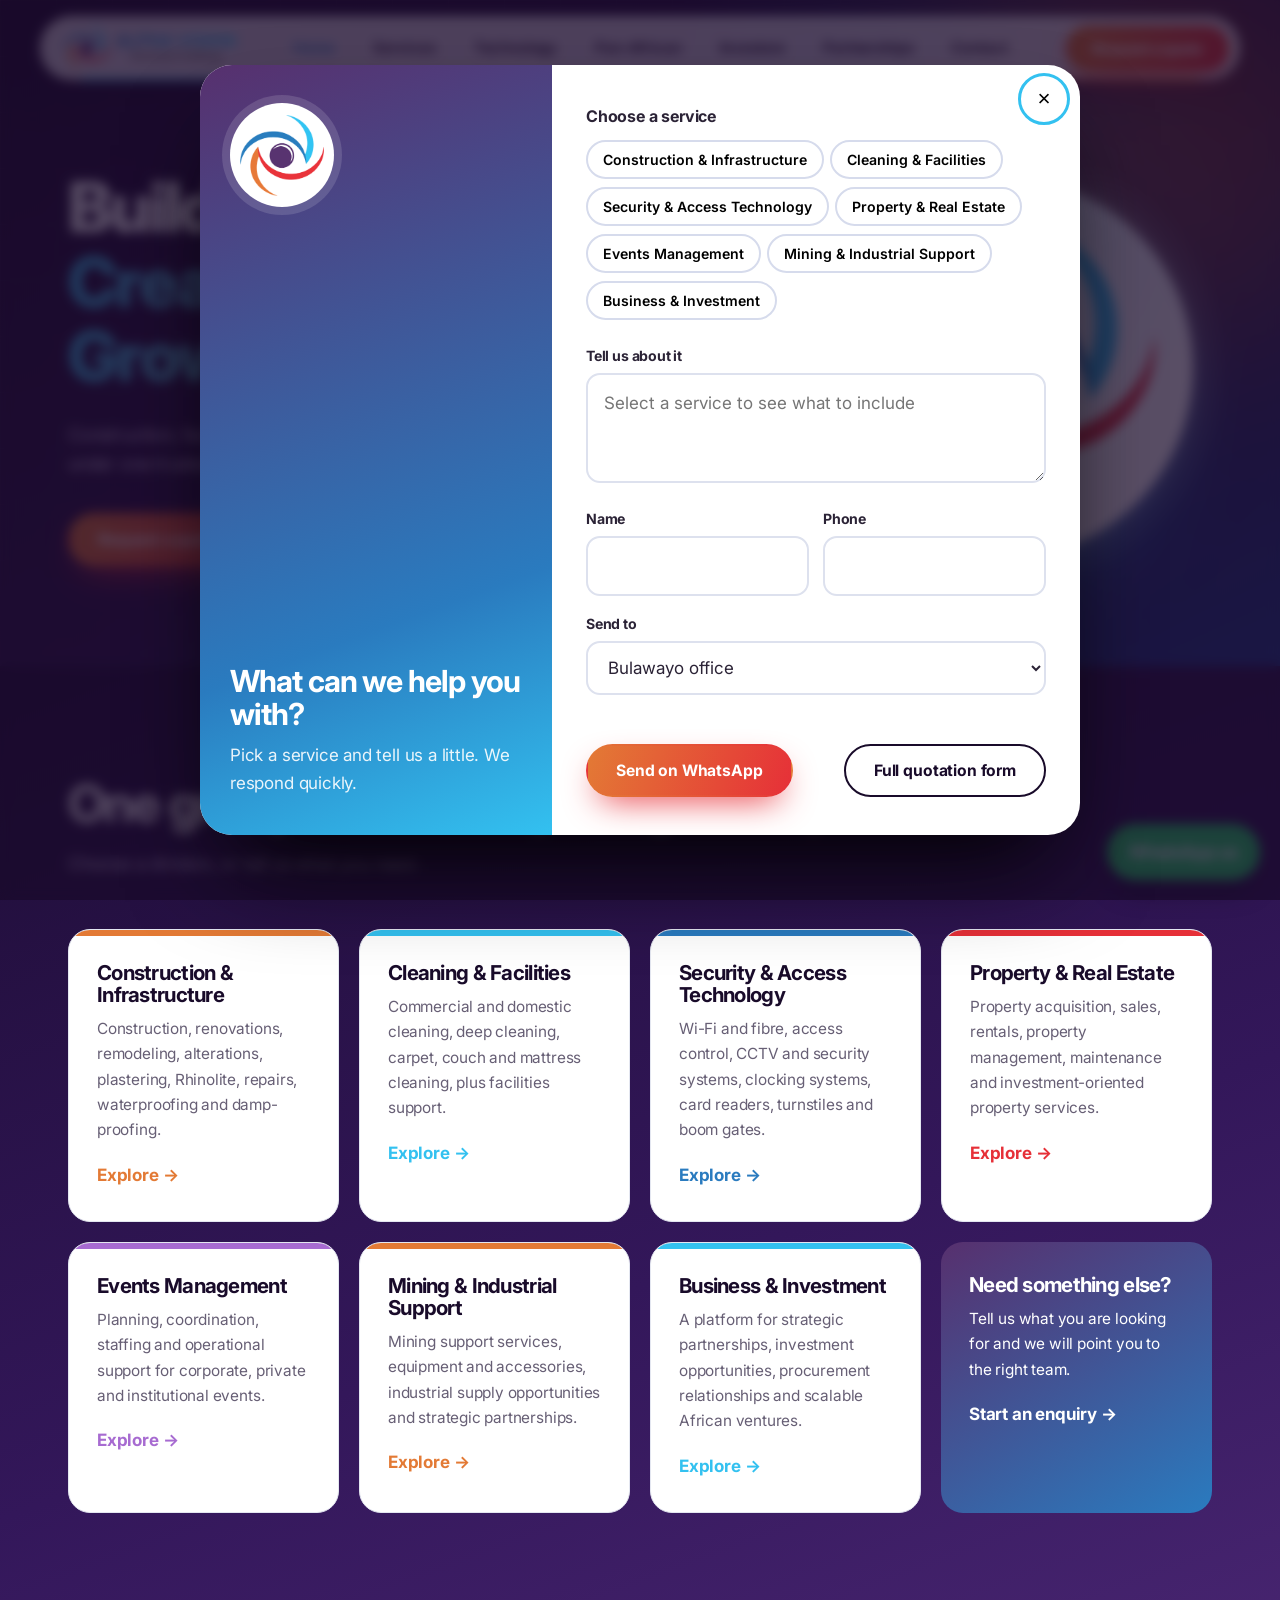
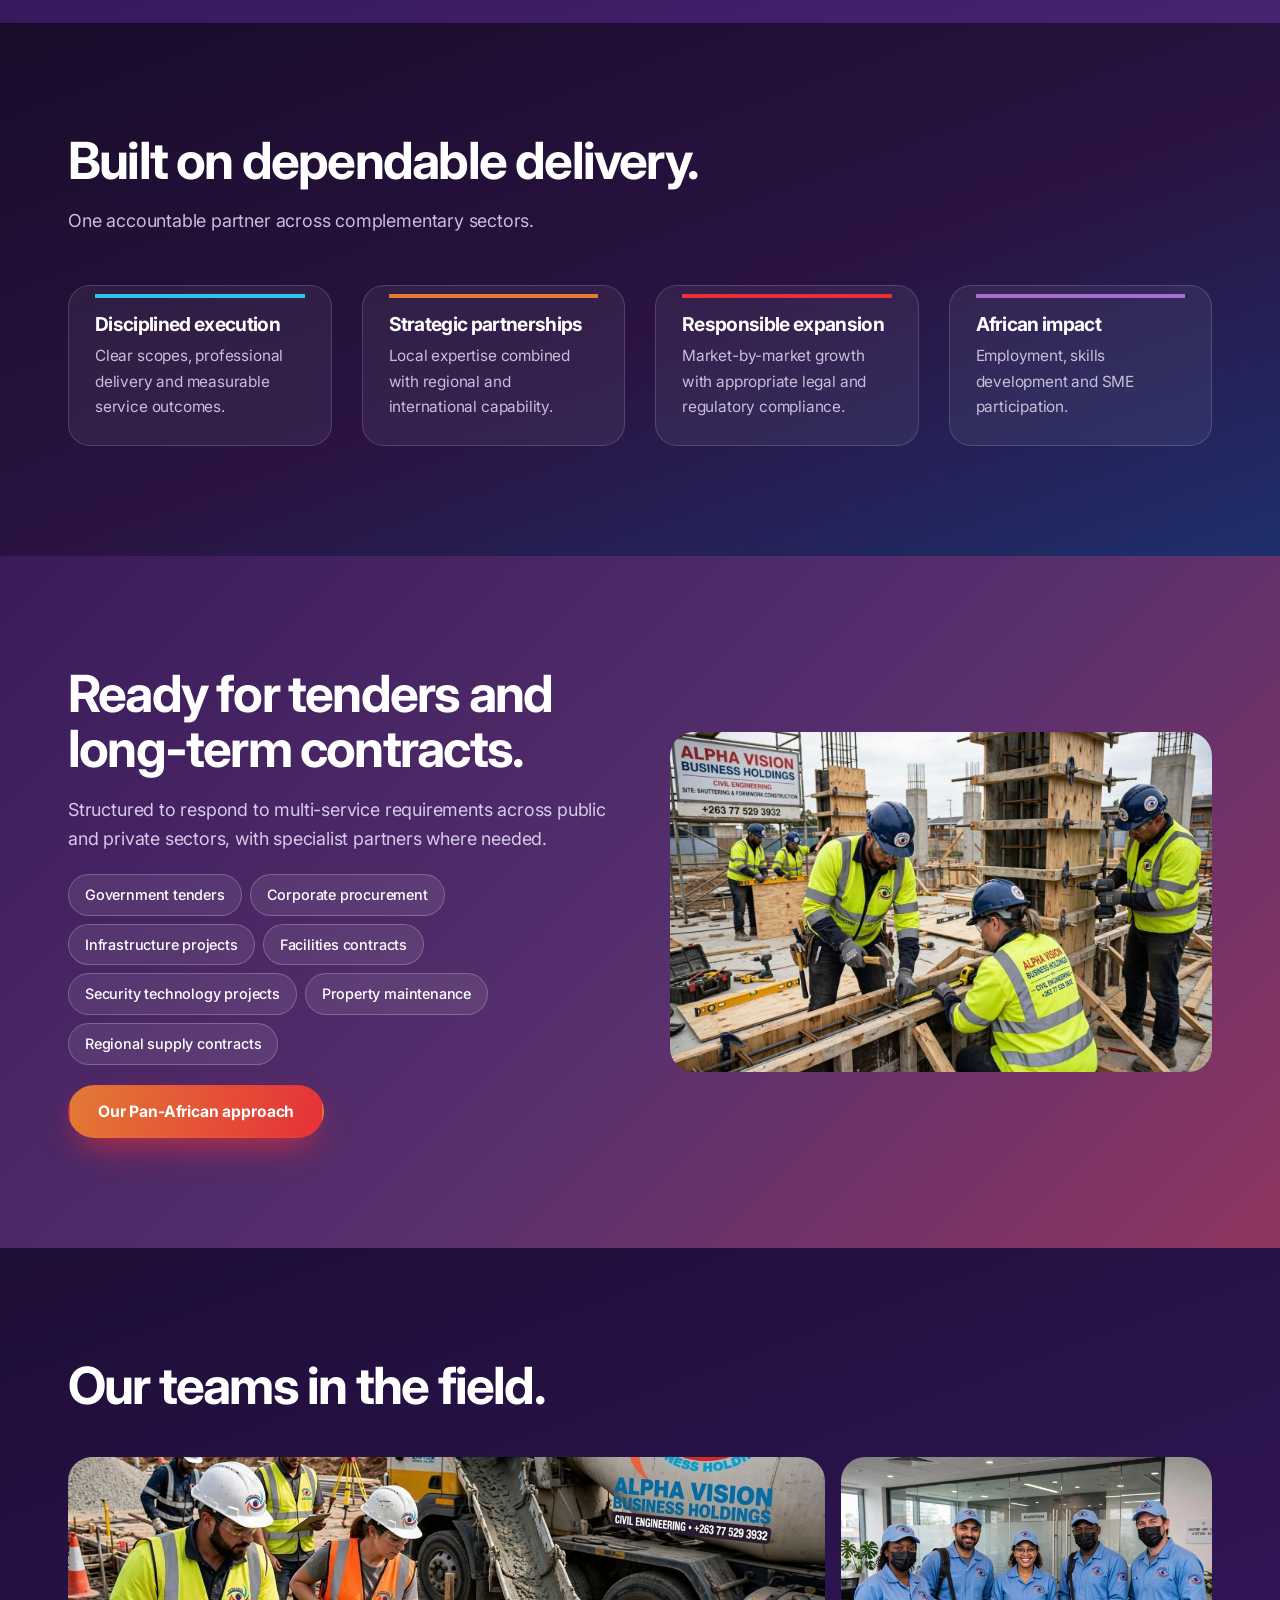
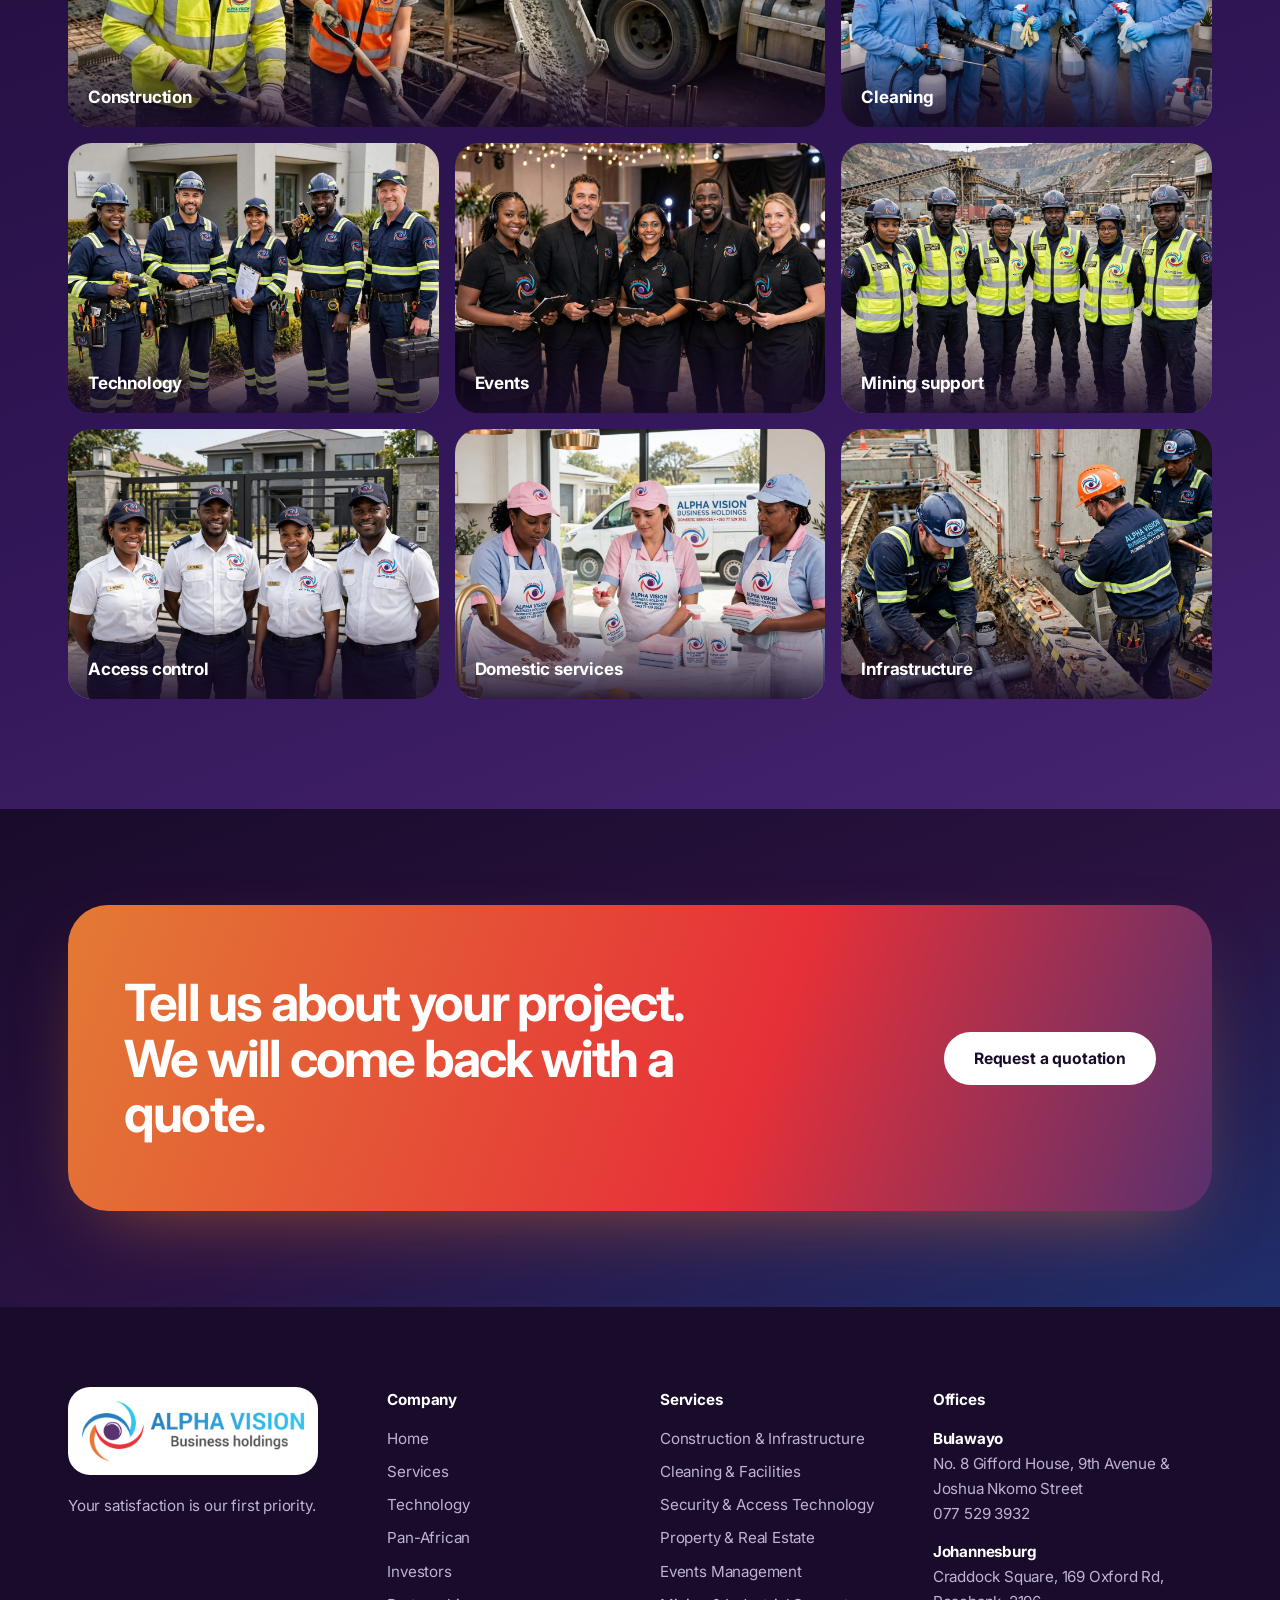
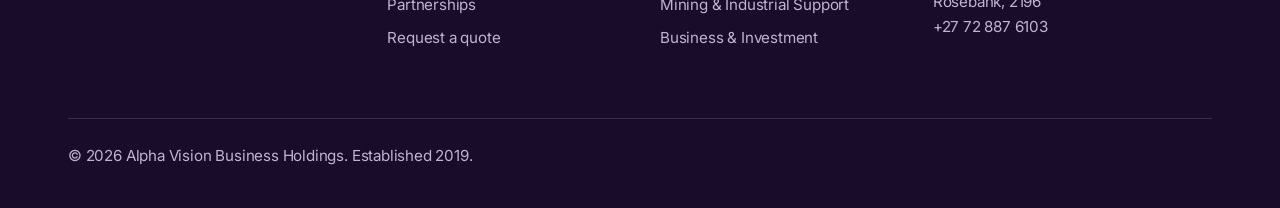
<file: index.html>
<!DOCTYPE html><html lang="en"><head><meta charset="utf-8"><meta name="viewport" content="width=device-width, initial-scale=1">
<title>Building Excellence. Creating Opportunities. Growing Africa. | Alpha Vision Business Holdings</title><meta name="description" content="Construction, cleaning and facilities, security technology, property, events, mining support and investment across Africa."><link rel="icon" href="assets/emblem.png">
<link rel="preconnect" href="https://fonts.googleapis.com"><link rel="preconnect" href="https://fonts.gstatic.com" crossorigin>
<link href="https://fonts.googleapis.com/css2?family=Inter:wght@400;500;600;700;800&display=swap" rel="stylesheet"><link rel="stylesheet" href="style.css"></head>
<body id="home"><div id="pre" aria-hidden="true"><i></i></div><div class="nav-wrap"><nav class="nav" aria-label="Main"><a class="logo" href="index.html" aria-label="Alpha Vision Business Holdings home"><img data-logo="hz" src="assets/logo-horizontal.png" alt="Alpha Vision Business Holdings"></a><ul class="menu"><li><a href="index.html" aria-current="page">Home</a></li><li class="has-mega"><a href="services.html">Services</a><div class="mega"><a class="it" href="services.html#construction"><i style="background:#e37a35"></i>Construction & Infrastructure</a><a class="it" href="services.html#cleaning"><i style="background:#33c1f0"></i>Cleaning & Facilities</a><a class="it" href="services.html#security"><i style="background:#2a7bbf"></i>Security & Access Technology</a><a class="it" href="services.html#property"><i style="background:#e63038"></i>Property & Real Estate</a><a class="it" href="services.html#events"><i style="background:#a76bd1"></i>Events Management</a><a class="it" href="services.html#mining"><i style="background:#e37a35"></i>Mining & Industrial Support</a><a class="it" href="services.html#business"><i style="background:#33c1f0"></i>Business & Investment</a><div class="promo"><b>Not sure which service you need?</b><a href="#" data-open-enquiry>Ask us a question</a></div></div></li><li><a href="technology.html">Technology</a></li><li><a href="expansion.html">Pan-African</a></li><li><a href="investors.html">Investors</a></li><li><a href="partnerships.html">Partnerships</a></li><li><a href="contact.html">Contact</a></li><span class="ind"></span></ul><a class="btn pri" href="quote.html">Request a quote</a><button id="burger" aria-label="Menu" aria-expanded="false">&#9776;</button></nav></div><header class="hero"><div class="blob"></div>
<div class="wrap"><div><h1>Building excellence.<em>Creating opportunities. Growing Africa.</em></h1><p class="lead">Construction, facilities, security technology, property, events and mining support under one trusted group.</p>
<div class="cta"><a class="btn pri" href="quote.html">Request a quotation</a><a class="btn ghost" href="services.html">Explore services</a></div></div><div class="badge"><img data-logo="emb" src="assets/emblem.png" alt="Alpha Vision emblem"></div></div></header>
<section class="g1"><div class="wrap"><h2 class="rv">One group. Seven ways to get the job done.</h2><p class="lead rv">Choose a division, or tell us what you need.</p><div class="grid"><a class="card rv" style="--c:#e37a35" href="services.html#construction"><h3>Construction & Infrastructure</h3><p>Construction, renovations, remodeling, alterations, plastering, Rhinolite, repairs, waterproofing and damp-proofing.</p><span class="go">Explore &rarr;</span></a><a class="card rv" style="--c:#33c1f0" href="services.html#cleaning"><h3>Cleaning & Facilities</h3><p>Commercial and domestic cleaning, deep cleaning, carpet, couch and mattress cleaning, plus facilities support.</p><span class="go">Explore &rarr;</span></a><a class="card rv" style="--c:#2a7bbf" href="services.html#security"><h3>Security & Access Technology</h3><p>Wi-Fi and fibre, access control, CCTV and security systems, clocking systems, card readers, turnstiles and boom gates.</p><span class="go">Explore &rarr;</span></a><a class="card rv" style="--c:#e63038" href="services.html#property"><h3>Property & Real Estate</h3><p>Property acquisition, sales, rentals, property management, maintenance and investment-oriented property services.</p><span class="go">Explore &rarr;</span></a><a class="card rv" style="--c:#a76bd1" href="services.html#events"><h3>Events Management</h3><p>Planning, coordination, staffing and operational support for corporate, private and institutional events.</p><span class="go">Explore &rarr;</span></a><a class="card rv" style="--c:#e37a35" href="services.html#mining"><h3>Mining & Industrial Support</h3><p>Mining support services, equipment and accessories, industrial supply opportunities and strategic partnerships.</p><span class="go">Explore &rarr;</span></a><a class="card rv" style="--c:#33c1f0" href="services.html#business"><h3>Business & Investment</h3><p>A platform for strategic partnerships, investment opportunities, procurement relationships and scalable African ventures.</p><span class="go">Explore &rarr;</span></a><a class="card fill rv" href="#" data-open-enquiry><h3>Need something else?</h3><p>Tell us what you are looking for and we will point you to the right team.</p><span class="go" style="color:#fff">Start an enquiry &rarr;</span></a></div></div></section>
<section class="dark"><div class="wrap"><h2>Built on dependable delivery.</h2><p class="lead">One accountable partner across complementary sectors.</p>
<div class="pillars"><div><h3>Disciplined execution</h3><p>Clear scopes, professional delivery and measurable service outcomes.</p></div><div><h3>Strategic partnerships</h3><p>Local expertise combined with regional and international capability.</p></div><div><h3>Responsible expansion</h3><p>Market-by-market growth with appropriate legal and regulatory compliance.</p></div><div><h3>African impact</h3><p>Employment, skills development and SME participation.</p></div></div></div></section>
<section class="g2"><div class="wrap split"><div><h2>Ready for tenders and long-term contracts.</h2><p class="lead">Structured to respond to multi-service requirements across public and private sectors, with specialist partners where needed.</p>
<div class="chips"><span class="chip">Government tenders</span><span class="chip">Corporate procurement</span><span class="chip">Infrastructure projects</span><span class="chip">Facilities contracts</span><span class="chip">Security technology projects</span><span class="chip">Property maintenance</span><span class="chip">Regional supply contracts</span></div><a class="btn pri" href="expansion.html">Our Pan-African approach</a></div><div class="pic rv"><img src="assets/images/formwork.jpg" alt="Alpha Vision civil team building formwork on site" loading="lazy"></div></div></section>
<section class="g1"><div class="wrap"><h2 class="rv">Our teams in the field.</h2><div class="gal"><figure class="pic rv" data-zoom><img src="assets/images/concrete-pour.jpg" alt="Concrete works on a construction site" loading="lazy"><figcaption>Construction</figcaption></figure><figure class="pic rv" data-zoom><img src="assets/images/sanitising-team.jpg" alt="Commercial sanitising team" loading="lazy"><figcaption>Cleaning</figcaption></figure><figure class="pic rv" data-zoom><img src="assets/images/technicians.jpg" alt="Installation and maintenance technicians" loading="lazy"><figcaption>Technology</figcaption></figure><figure class="pic rv" data-zoom><img src="assets/images/events-team.jpg" alt="Event coordination team" loading="lazy"><figcaption>Events</figcaption></figure><figure class="pic rv" data-zoom><img src="assets/images/mining-site.jpg" alt="Industrial site team" loading="lazy"><figcaption>Mining support</figcaption></figure><figure class="pic rv" data-zoom><img src="assets/images/access-gate-team.jpg" alt="Gate and access team" loading="lazy"><figcaption>Access control</figcaption></figure><figure class="pic rv" data-zoom><img src="assets/images/domestic-cleaning.jpg" alt="Domestic cleaning team" loading="lazy"><figcaption>Domestic services</figcaption></figure><figure class="pic rv" data-zoom><img src="assets/images/plumbing-infrastructure.jpg" alt="Plumbing and pipework" loading="lazy"><figcaption>Infrastructure</figcaption></figure></div></div></section>
<section class="dark cta-sec"><div class="wrap"><div class="band rv"><h2>Tell us about your project. We will come back with a quote.</h2><a class="btn white" href="quote.html">Request a quotation</a></div></div></section><footer><div class="wrap"><div><div class="lg"><img data-logo="hz" src="assets/logo-horizontal.png" alt="Alpha Vision Business Holdings logo"></div><p>Your satisfaction is our first priority.</p></div>
<div><h4>Company</h4><a href="index.html">Home</a><a href="services.html">Services</a><a href="technology.html">Technology</a><a href="expansion.html">Pan-African</a><a href="investors.html">Investors</a><a href="partnerships.html">Partnerships</a><a href="quote.html">Request a quote</a></div>
<div><h4>Services</h4><a href="services.html#construction">Construction & Infrastructure</a><a href="services.html#cleaning">Cleaning & Facilities</a><a href="services.html#security">Security & Access Technology</a><a href="services.html#property">Property & Real Estate</a><a href="services.html#events">Events Management</a><a href="services.html#mining">Mining & Industrial Support</a><a href="services.html#business">Business & Investment</a></div>
<div><h4>Offices</h4><p><b style="color:#fff">Bulawayo</b><br>No. 8 Gifford House, 9th Avenue &amp; Joshua Nkomo Street<br><a href="tel:+263775293932">077 529 3932</a></p><p style="margin-top:12px"><b style="color:#fff">Johannesburg</b><br>Craddock Square, 169 Oxford Rd, Rosebank, 2196<br><a href="tel:+27728876103">+27 72 887 6103</a></p></div>
<div class="copy">&copy; <span id="yr"></span> Alpha Vision Business Holdings. Established 2019.</div></div></footer>
<a id="wa" href="https://wa.me/263775293932" target="_blank" rel="noopener">WhatsApp us</a><script src="app.js"></script></body></html>
</file>
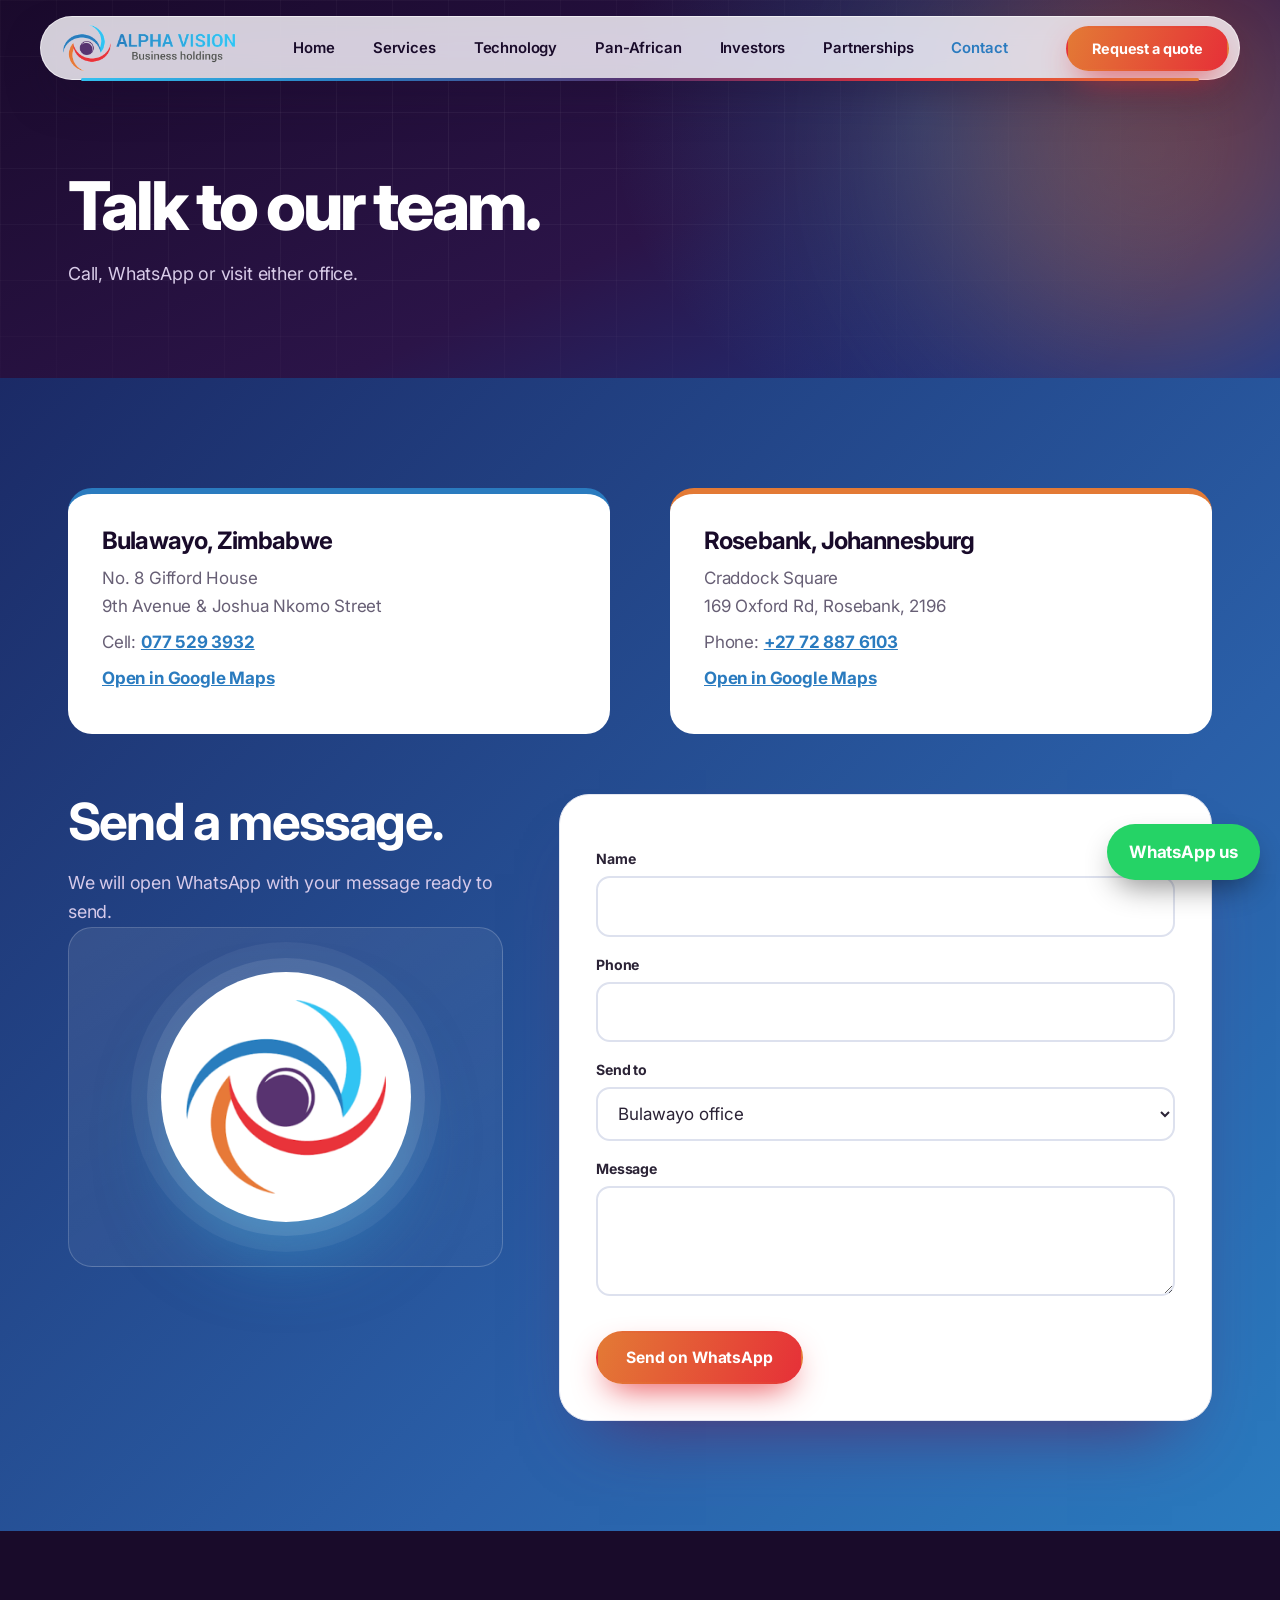
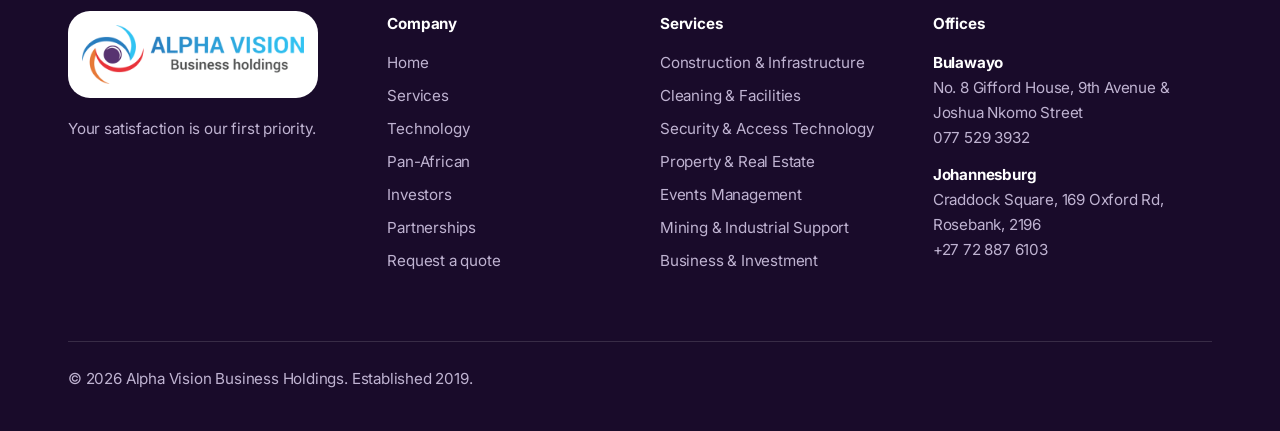
<file: contact (1).html>
<!DOCTYPE html><html lang="en"><head><meta charset="utf-8"><meta name="viewport" content="width=device-width, initial-scale=1">
<title>Contact | Alpha Vision Business Holdings</title><meta name="description" content="Offices in Bulawayo and Johannesburg."><link rel="icon" href="assets/emblem.png">
<link rel="preconnect" href="https://fonts.googleapis.com"><link rel="preconnect" href="https://fonts.gstatic.com" crossorigin>
<link href="https://fonts.googleapis.com/css2?family=Inter:wght@400;500;600;700;800&display=swap" rel="stylesheet"><link rel="stylesheet" href="style.css"></head>
<body id="contact"><div id="pre" aria-hidden="true"><i></i></div><div class="nav-wrap"><nav class="nav" aria-label="Main"><a class="logo" href="index.html" aria-label="Alpha Vision Business Holdings home"><img data-logo="hz" src="assets/logo-horizontal.png" alt="Alpha Vision Business Holdings"></a><ul class="menu"><li><a href="index.html">Home</a></li><li class="has-mega"><a href="services.html">Services</a><div class="mega"><a class="it" href="services.html#construction"><i style="background:#e37a35"></i>Construction & Infrastructure</a><a class="it" href="services.html#cleaning"><i style="background:#33c1f0"></i>Cleaning & Facilities</a><a class="it" href="services.html#security"><i style="background:#2a7bbf"></i>Security & Access Technology</a><a class="it" href="services.html#property"><i style="background:#e63038"></i>Property & Real Estate</a><a class="it" href="services.html#events"><i style="background:#a76bd1"></i>Events Management</a><a class="it" href="services.html#mining"><i style="background:#e37a35"></i>Mining & Industrial Support</a><a class="it" href="services.html#business"><i style="background:#33c1f0"></i>Business & Investment</a><div class="promo"><b>Not sure which service you need?</b><a href="#" data-open-enquiry>Ask us a question</a></div></div></li><li><a href="technology.html">Technology</a></li><li><a href="expansion.html">Pan-African</a></li><li><a href="investors.html">Investors</a></li><li><a href="partnerships.html">Partnerships</a></li><li><a href="contact.html" aria-current="page">Contact</a></li><span class="ind"></span></ul><a class="btn pri" href="quote.html">Request a quote</a><button id="burger" aria-label="Menu" aria-expanded="false">&#9776;</button></nav></div><header class="phero"><div class="blob"></div><div class="wrap"><h1>Talk to our team.</h1><p class="lead">Call, WhatsApp or visit either office.</p></div></header><section class="g1"><div class="wrap"><div class="split" style="align-items:start"><div class="office" style="--c:#2a7bbf"><h3>Bulawayo, Zimbabwe</h3><p>No. 8 Gifford House<br>9th Avenue &amp; Joshua Nkomo Street</p><p>Cell: <a href="tel:+263775293932">077 529 3932</a></p><p><a target="_blank" rel="noopener" href="https://www.google.com/maps/search/?api=1&query=Gifford+House+9th+Avenue+Joshua+Nkomo+Street+Bulawayo">Open in Google Maps</a></p></div>
<div class="office" style="--c:#e37a35"><h3>Rosebank, Johannesburg</h3><p>Craddock Square<br>169 Oxford Rd, Rosebank, 2196</p><p>Phone: <a href="tel:+27728876103">+27 72 887 6103</a></p><p><a target="_blank" rel="noopener" href="https://www.google.com/maps/search/?api=1&query=Craddock+Square+169+Oxford+Rd+Rosebank+Johannesburg">Open in Google Maps</a></p></div></div>
<div class="qgrid" style="margin-top:60px"><div><h2>Send a message.</h2><p class="lead">We will open WhatsApp with your message ready to send.</p><div class="logo-panel rv"><div class="badge"><img data-logo="emb" src="assets/emblem.png" alt="Alpha Vision emblem"></div></div></div>
<form id="cf" novalidate><label class="f" for="cn">Name</label><input class="t" id="cn" autocomplete="name"><label class="f" for="cp">Phone</label><input class="t" id="cp" type="tel" autocomplete="tel"><label class="f" for="co2">Send to</label><select id="co2"><option value="bul">Bulawayo office</option><option value="jhb">Johannesburg office</option></select><label class="f" for="cm">Message</label><textarea id="cm"></textarea><div class="err" id="ce" role="alert"></div><button class="btn pri" type="submit">Send on WhatsApp</button></form></div></div></section><footer><div class="wrap"><div><div class="lg"><img data-logo="hz" src="assets/logo-horizontal.png" alt="Alpha Vision Business Holdings logo"></div><p>Your satisfaction is our first priority.</p></div>
<div><h4>Company</h4><a href="index.html">Home</a><a href="services.html">Services</a><a href="technology.html">Technology</a><a href="expansion.html">Pan-African</a><a href="investors.html">Investors</a><a href="partnerships.html">Partnerships</a><a href="quote.html">Request a quote</a></div>
<div><h4>Services</h4><a href="services.html#construction">Construction & Infrastructure</a><a href="services.html#cleaning">Cleaning & Facilities</a><a href="services.html#security">Security & Access Technology</a><a href="services.html#property">Property & Real Estate</a><a href="services.html#events">Events Management</a><a href="services.html#mining">Mining & Industrial Support</a><a href="services.html#business">Business & Investment</a></div>
<div><h4>Offices</h4><p><b style="color:#fff">Bulawayo</b><br>No. 8 Gifford House, 9th Avenue &amp; Joshua Nkomo Street<br><a href="tel:+263775293932">077 529 3932</a></p><p style="margin-top:12px"><b style="color:#fff">Johannesburg</b><br>Craddock Square, 169 Oxford Rd, Rosebank, 2196<br><a href="tel:+27728876103">+27 72 887 6103</a></p></div>
<div class="copy">&copy; <span id="yr"></span> Alpha Vision Business Holdings. Established 2019.</div></div></footer>
<a id="wa" href="https://wa.me/263775293932" target="_blank" rel="noopener">WhatsApp us</a><script src="app.js"></script></body></html>
</file>
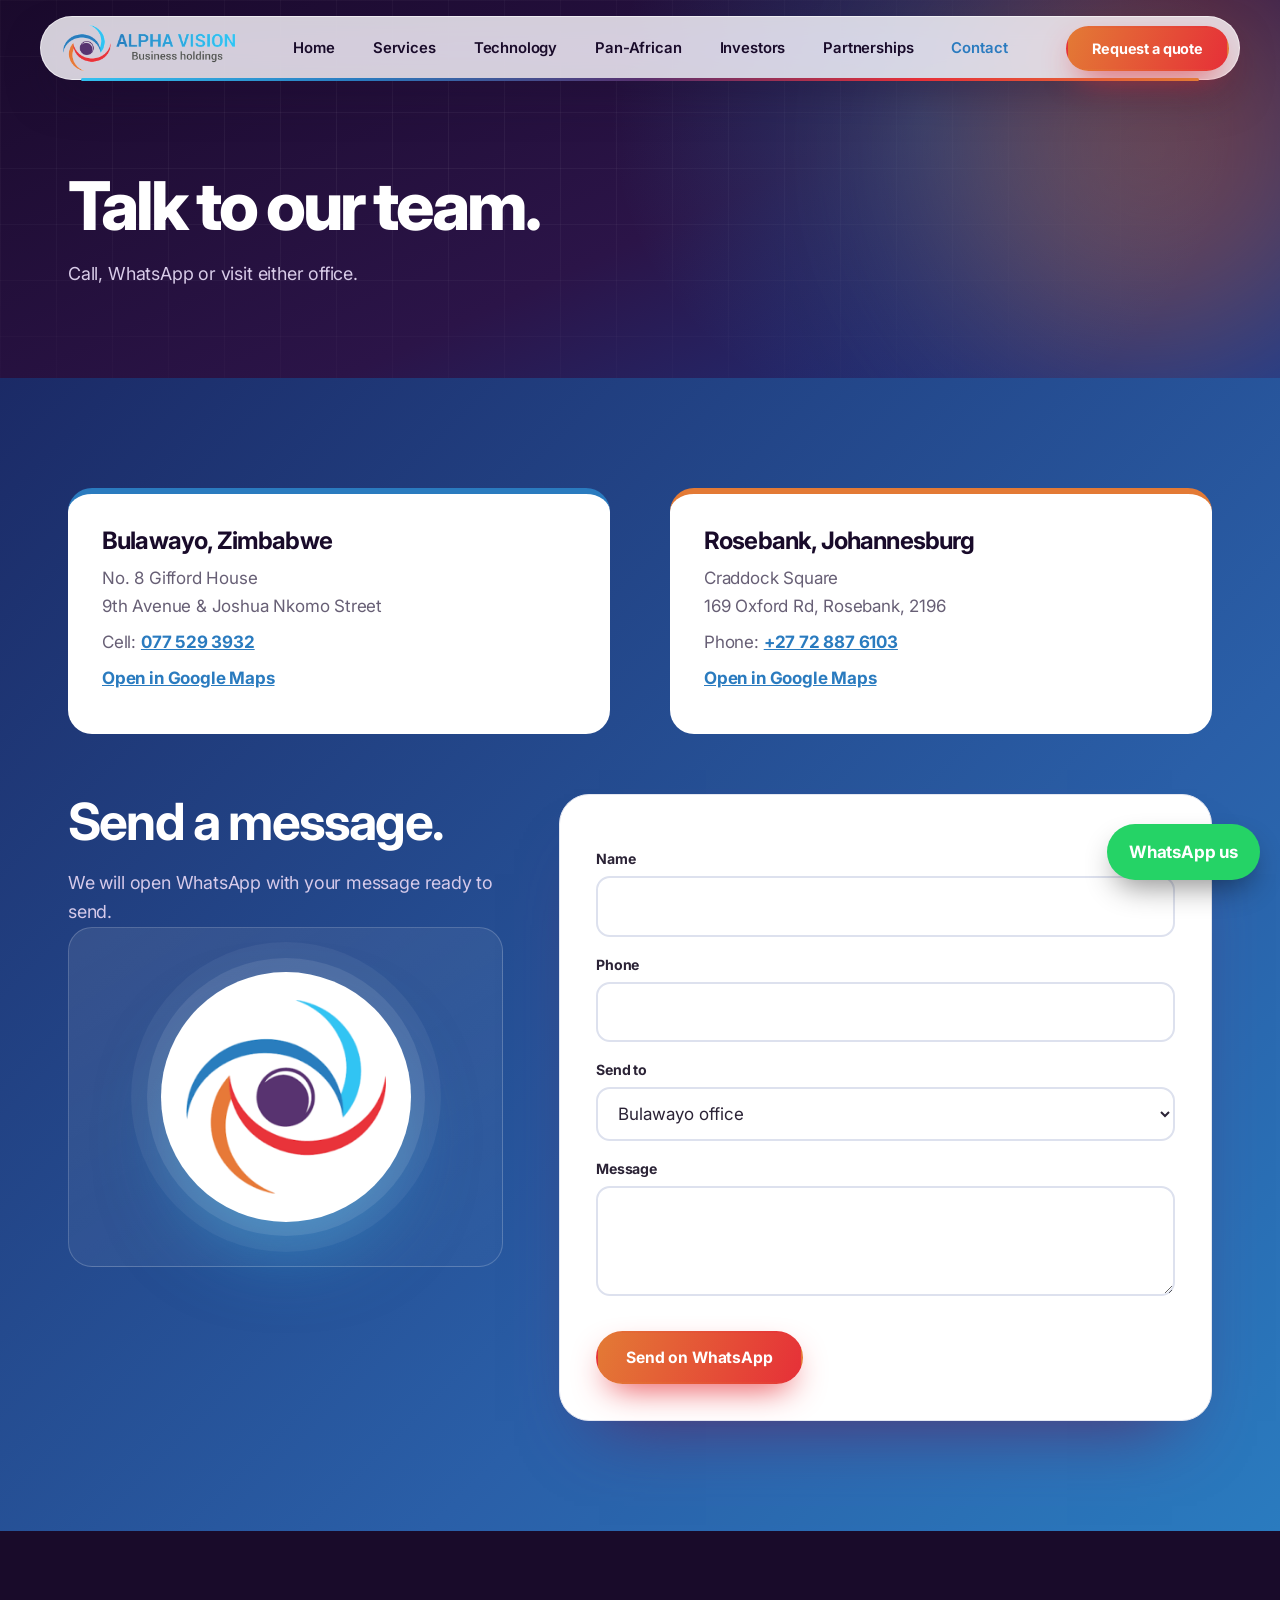
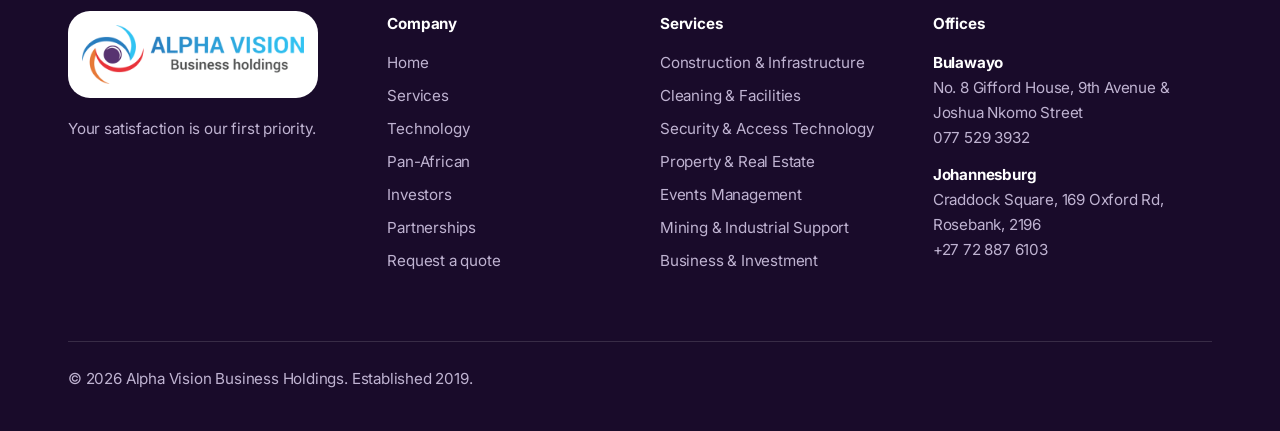
<file: contact.html>
<!DOCTYPE html><html lang="en"><head><meta charset="utf-8"><meta name="viewport" content="width=device-width, initial-scale=1">
<title>Contact | Alpha Vision Business Holdings</title><meta name="description" content="Offices in Bulawayo and Johannesburg."><link rel="icon" href="assets/emblem.png">
<link rel="preconnect" href="https://fonts.googleapis.com"><link rel="preconnect" href="https://fonts.gstatic.com" crossorigin>
<link href="https://fonts.googleapis.com/css2?family=Inter:wght@400;500;600;700;800&display=swap" rel="stylesheet"><link rel="stylesheet" href="style.css"></head>
<body id="contact"><div id="pre" aria-hidden="true"><i></i></div><div class="nav-wrap"><nav class="nav" aria-label="Main"><a class="logo" href="index.html" aria-label="Alpha Vision Business Holdings home"><img data-logo="hz" src="assets/logo-horizontal.png" alt="Alpha Vision Business Holdings"></a><ul class="menu"><li><a href="index.html">Home</a></li><li class="has-mega"><a href="services.html">Services</a><div class="mega"><a class="it" href="services.html#construction"><i style="background:#e37a35"></i>Construction & Infrastructure</a><a class="it" href="services.html#cleaning"><i style="background:#33c1f0"></i>Cleaning & Facilities</a><a class="it" href="services.html#security"><i style="background:#2a7bbf"></i>Security & Access Technology</a><a class="it" href="services.html#property"><i style="background:#e63038"></i>Property & Real Estate</a><a class="it" href="services.html#events"><i style="background:#a76bd1"></i>Events Management</a><a class="it" href="services.html#mining"><i style="background:#e37a35"></i>Mining & Industrial Support</a><a class="it" href="services.html#business"><i style="background:#33c1f0"></i>Business & Investment</a><div class="promo"><b>Not sure which service you need?</b><a href="#" data-open-enquiry>Ask us a question</a></div></div></li><li><a href="technology.html">Technology</a></li><li><a href="expansion.html">Pan-African</a></li><li><a href="investors.html">Investors</a></li><li><a href="partnerships.html">Partnerships</a></li><li><a href="contact.html" aria-current="page">Contact</a></li><span class="ind"></span></ul><a class="btn pri" href="quote.html">Request a quote</a><button id="burger" aria-label="Menu" aria-expanded="false">&#9776;</button></nav></div><header class="phero"><div class="blob"></div><div class="wrap"><h1>Talk to our team.</h1><p class="lead">Call, WhatsApp or visit either office.</p></div></header><section class="g1"><div class="wrap"><div class="split" style="align-items:start"><div class="office" style="--c:#2a7bbf"><h3>Bulawayo, Zimbabwe</h3><p>No. 8 Gifford House<br>9th Avenue &amp; Joshua Nkomo Street</p><p>Cell: <a href="tel:+263775293932">077 529 3932</a></p><p><a target="_blank" rel="noopener" href="https://www.google.com/maps/search/?api=1&query=Gifford+House+9th+Avenue+Joshua+Nkomo+Street+Bulawayo">Open in Google Maps</a></p></div>
<div class="office" style="--c:#e37a35"><h3>Rosebank, Johannesburg</h3><p>Craddock Square<br>169 Oxford Rd, Rosebank, 2196</p><p>Phone: <a href="tel:+27728876103">+27 72 887 6103</a></p><p><a target="_blank" rel="noopener" href="https://www.google.com/maps/search/?api=1&query=Craddock+Square+169+Oxford+Rd+Rosebank+Johannesburg">Open in Google Maps</a></p></div></div>
<div class="qgrid" style="margin-top:60px"><div><h2>Send a message.</h2><p class="lead">We will open WhatsApp with your message ready to send.</p><div class="logo-panel rv"><div class="badge"><img data-logo="emb" src="assets/emblem.png" alt="Alpha Vision emblem"></div></div></div>
<form id="cf" novalidate><label class="f" for="cn">Name</label><input class="t" id="cn" autocomplete="name"><label class="f" for="cp">Phone</label><input class="t" id="cp" type="tel" autocomplete="tel"><label class="f" for="co2">Send to</label><select id="co2"><option value="bul">Bulawayo office</option><option value="jhb">Johannesburg office</option></select><label class="f" for="cm">Message</label><textarea id="cm"></textarea><div class="err" id="ce" role="alert"></div><button class="btn pri" type="submit">Send on WhatsApp</button></form></div></div></section><footer><div class="wrap"><div><div class="lg"><img data-logo="hz" src="assets/logo-horizontal.png" alt="Alpha Vision Business Holdings logo"></div><p>Your satisfaction is our first priority.</p></div>
<div><h4>Company</h4><a href="index.html">Home</a><a href="services.html">Services</a><a href="technology.html">Technology</a><a href="expansion.html">Pan-African</a><a href="investors.html">Investors</a><a href="partnerships.html">Partnerships</a><a href="quote.html">Request a quote</a></div>
<div><h4>Services</h4><a href="services.html#construction">Construction & Infrastructure</a><a href="services.html#cleaning">Cleaning & Facilities</a><a href="services.html#security">Security & Access Technology</a><a href="services.html#property">Property & Real Estate</a><a href="services.html#events">Events Management</a><a href="services.html#mining">Mining & Industrial Support</a><a href="services.html#business">Business & Investment</a></div>
<div><h4>Offices</h4><p><b style="color:#fff">Bulawayo</b><br>No. 8 Gifford House, 9th Avenue &amp; Joshua Nkomo Street<br><a href="tel:+263775293932">077 529 3932</a></p><p style="margin-top:12px"><b style="color:#fff">Johannesburg</b><br>Craddock Square, 169 Oxford Rd, Rosebank, 2196<br><a href="tel:+27728876103">+27 72 887 6103</a></p></div>
<div class="copy">&copy; <span id="yr"></span> Alpha Vision Business Holdings. Established 2019.</div></div></footer>
<a id="wa" href="https://wa.me/263775293932" target="_blank" rel="noopener">WhatsApp us</a><script src="app.js"></script></body></html>
</file>
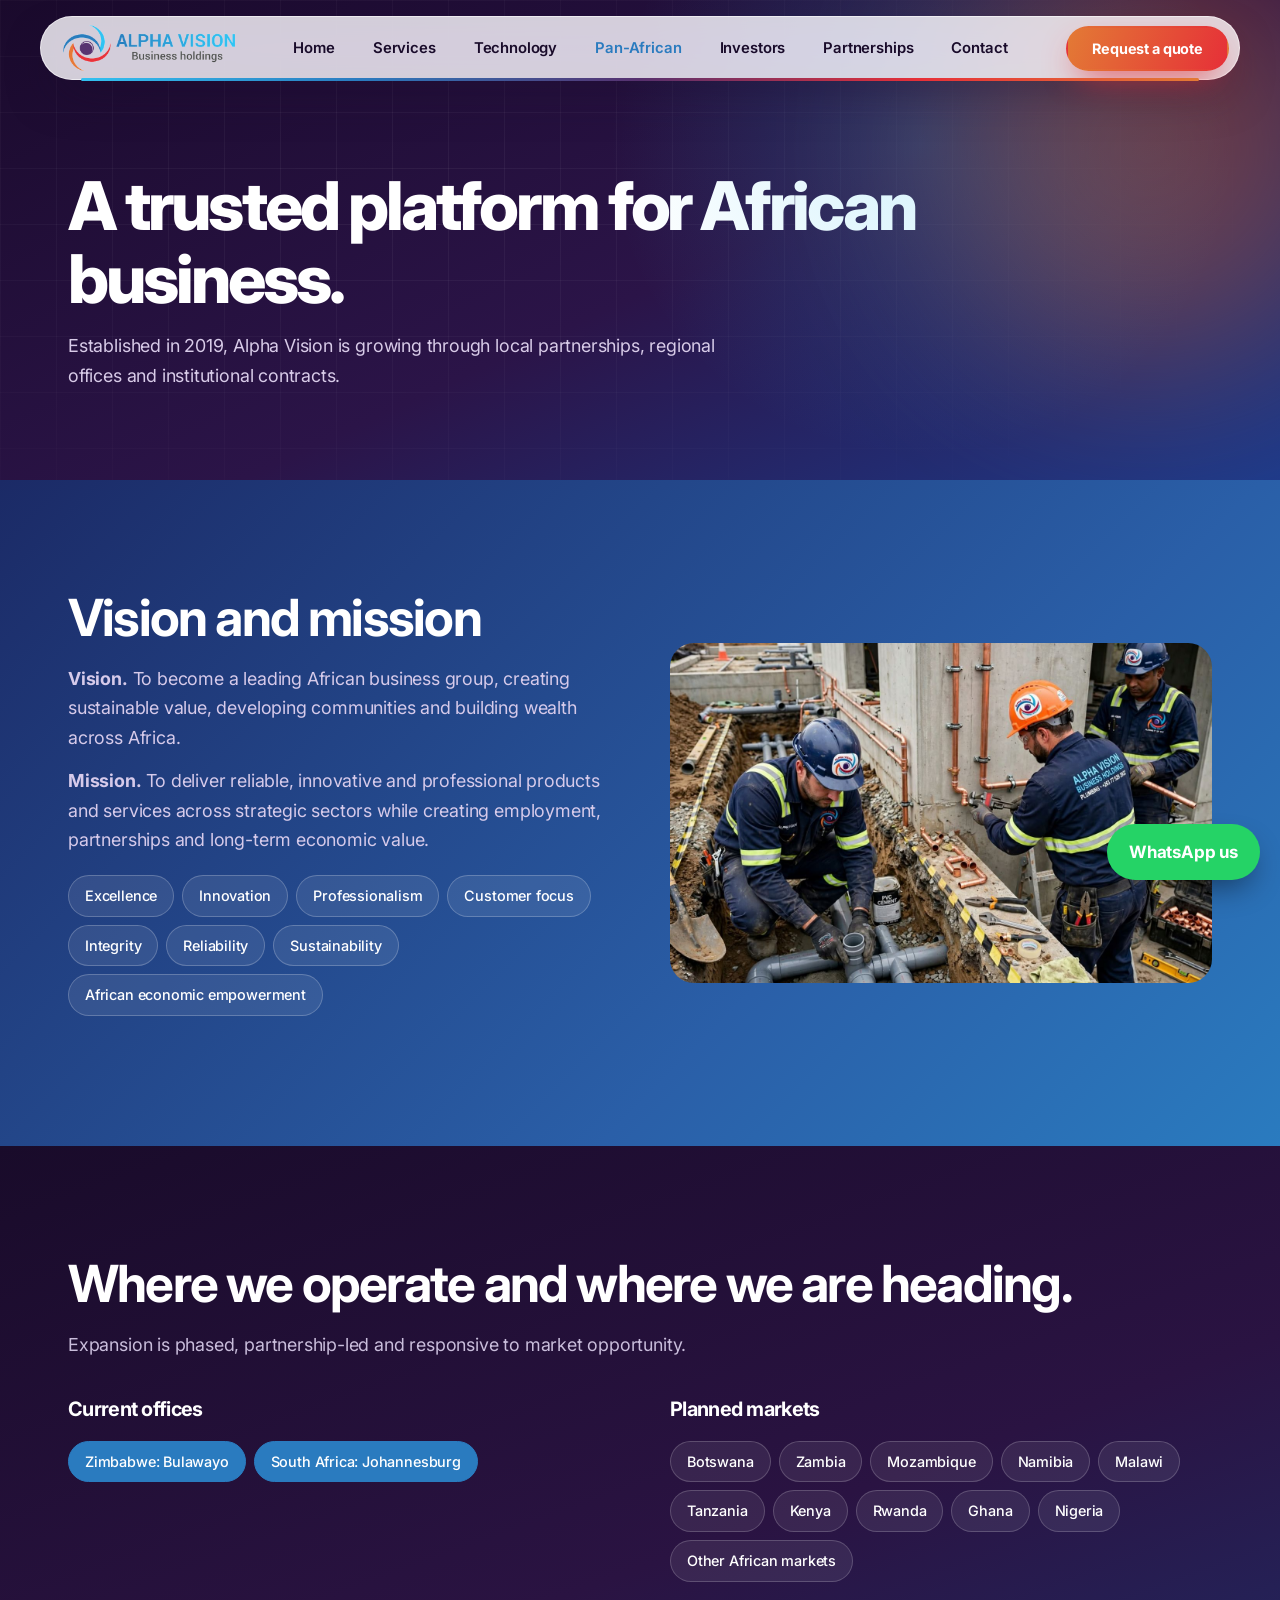
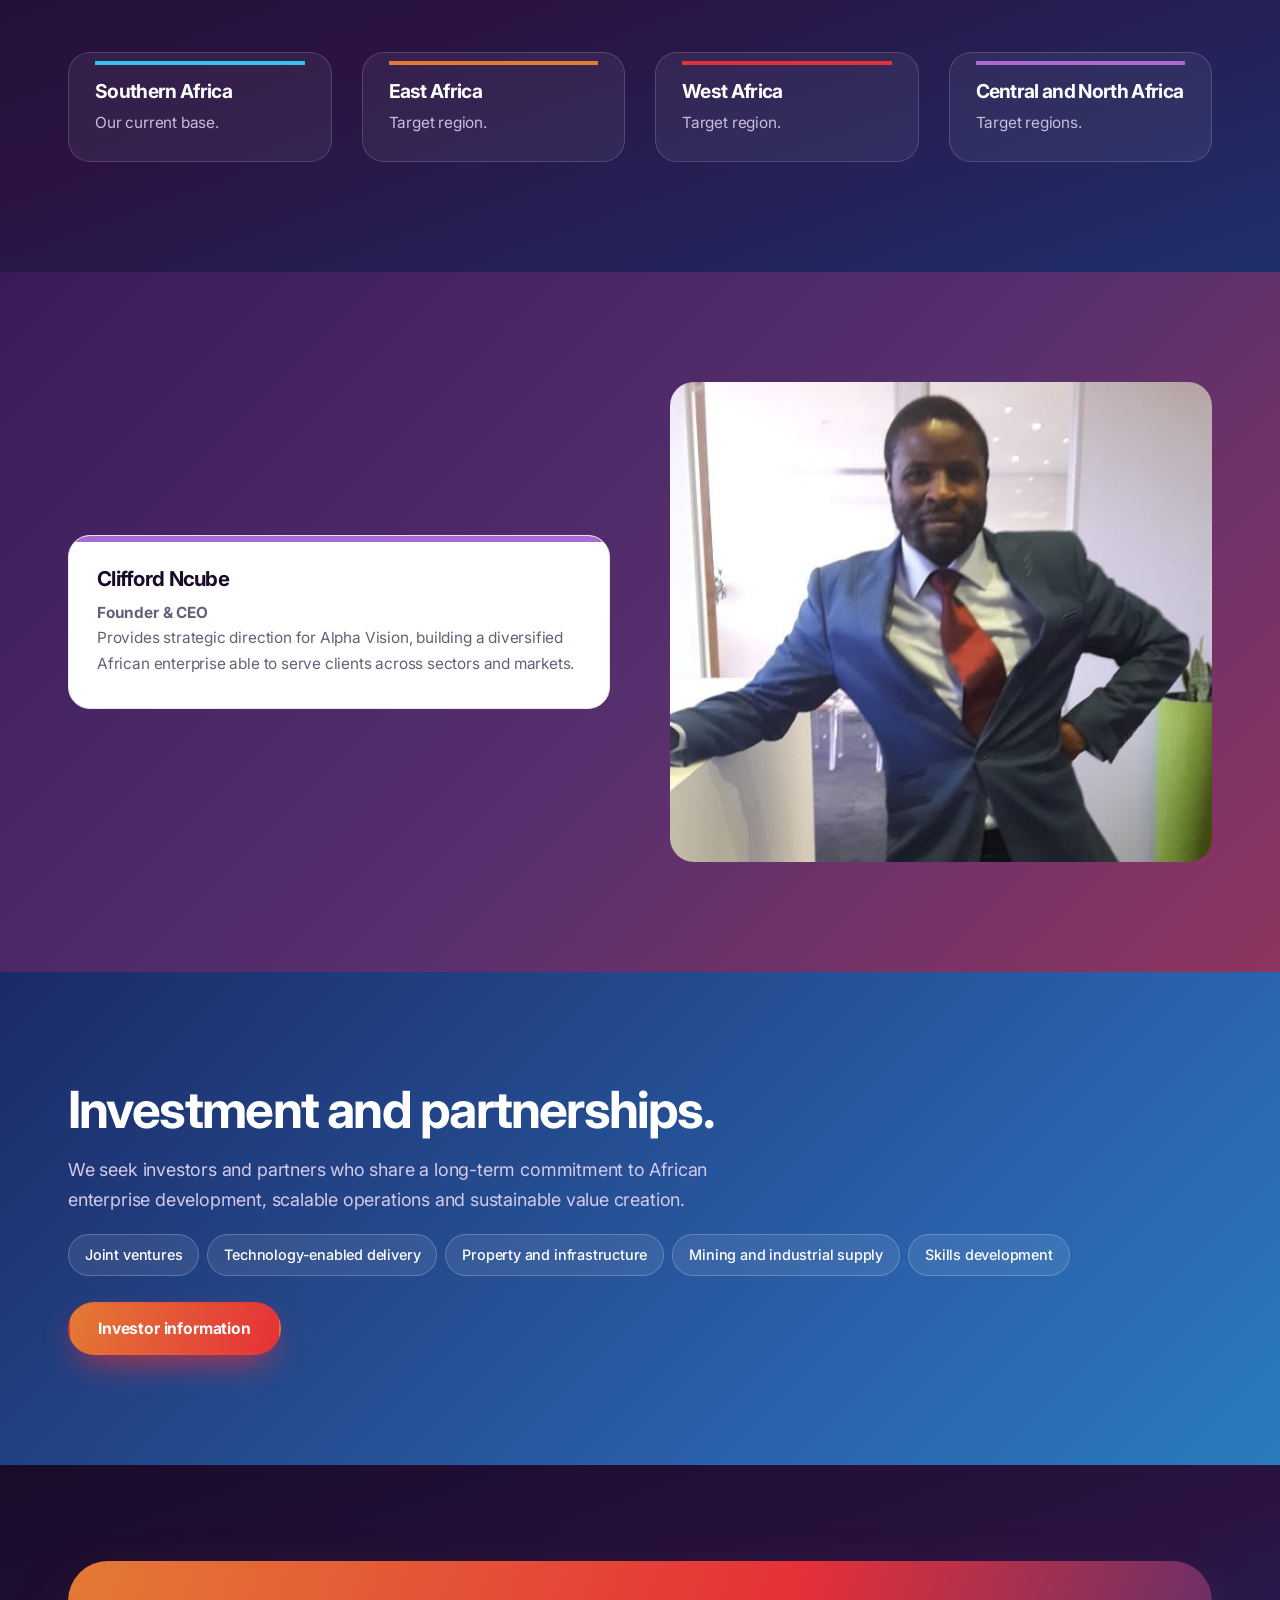
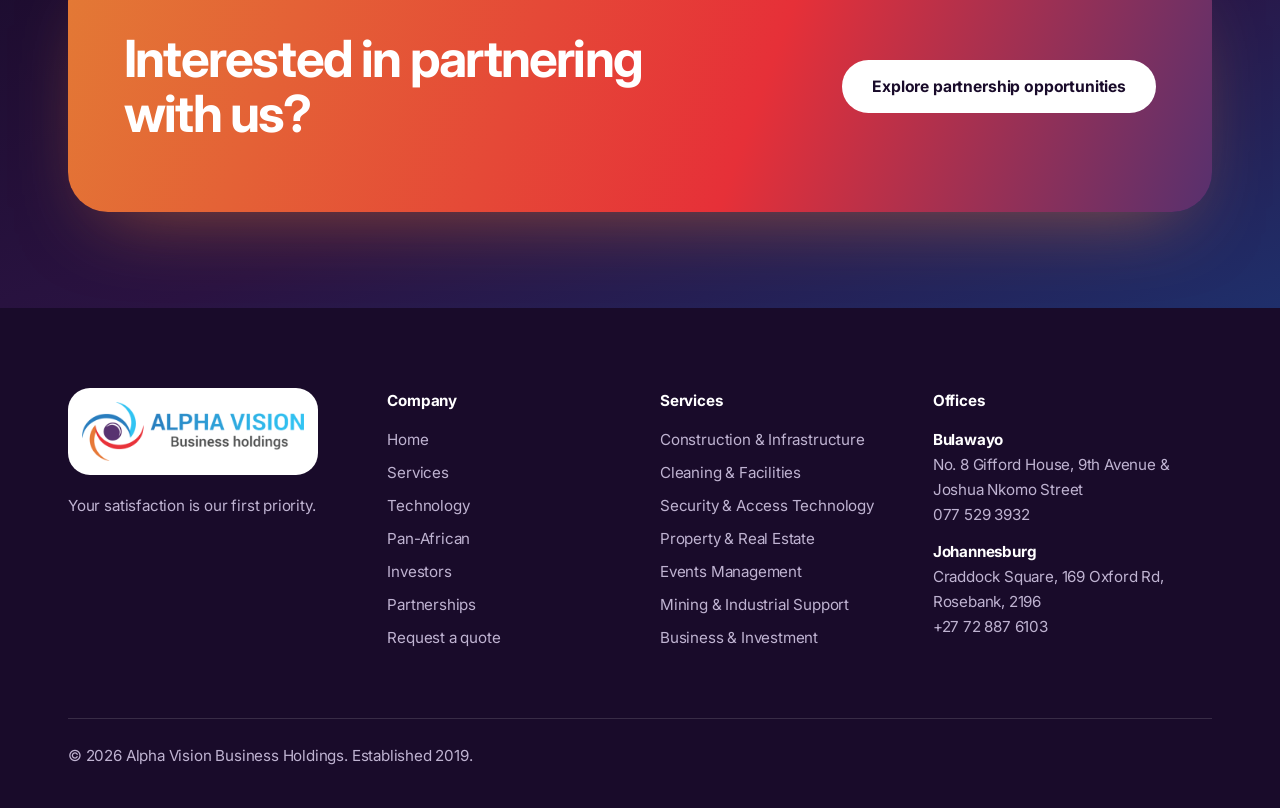
<file: expansion.html>
<!DOCTYPE html><html lang="en"><head><meta charset="utf-8"><meta name="viewport" content="width=device-width, initial-scale=1">
<title>Pan-African expansion | Alpha Vision Business Holdings</title><meta name="description" content="Phased, partnership-led growth across Africa."><link rel="icon" href="assets/emblem.png">
<link rel="preconnect" href="https://fonts.googleapis.com"><link rel="preconnect" href="https://fonts.gstatic.com" crossorigin>
<link href="https://fonts.googleapis.com/css2?family=Inter:wght@400;500;600;700;800&display=swap" rel="stylesheet"><link rel="stylesheet" href="style.css"></head>
<body id="expansion"><div id="pre" aria-hidden="true"><i></i></div><div class="nav-wrap"><nav class="nav" aria-label="Main"><a class="logo" href="index.html" aria-label="Alpha Vision Business Holdings home"><img data-logo="hz" src="assets/logo-horizontal.png" alt="Alpha Vision Business Holdings"></a><ul class="menu"><li><a href="index.html">Home</a></li><li class="has-mega"><a href="services.html">Services</a><div class="mega"><a class="it" href="services.html#construction"><i style="background:#e37a35"></i>Construction & Infrastructure</a><a class="it" href="services.html#cleaning"><i style="background:#33c1f0"></i>Cleaning & Facilities</a><a class="it" href="services.html#security"><i style="background:#2a7bbf"></i>Security & Access Technology</a><a class="it" href="services.html#property"><i style="background:#e63038"></i>Property & Real Estate</a><a class="it" href="services.html#events"><i style="background:#a76bd1"></i>Events Management</a><a class="it" href="services.html#mining"><i style="background:#e37a35"></i>Mining & Industrial Support</a><a class="it" href="services.html#business"><i style="background:#33c1f0"></i>Business & Investment</a><div class="promo"><b>Not sure which service you need?</b><a href="#" data-open-enquiry>Ask us a question</a></div></div></li><li><a href="technology.html">Technology</a></li><li><a href="expansion.html" aria-current="page">Pan-African</a></li><li><a href="investors.html">Investors</a></li><li><a href="partnerships.html">Partnerships</a></li><li><a href="contact.html">Contact</a></li><span class="ind"></span></ul><a class="btn pri" href="quote.html">Request a quote</a><button id="burger" aria-label="Menu" aria-expanded="false">&#9776;</button></nav></div><header class="phero"><div class="blob"></div><div class="wrap"><h1>A trusted platform for African business.</h1><p class="lead">Established in 2019, Alpha Vision is growing through local partnerships, regional offices and institutional contracts.</p></div></header><section class="g1"><div class="wrap split"><div><h2>Vision and mission</h2><p class="lead"><b>Vision.</b> To become a leading African business group, creating sustainable value, developing communities and building wealth across Africa.</p><p class="lead" style="margin-top:14px"><b>Mission.</b> To deliver reliable, innovative and professional products and services across strategic sectors while creating employment, partnerships and long-term economic value.</p><div class="chips"><span class="chip">Excellence</span><span class="chip">Innovation</span><span class="chip">Professionalism</span><span class="chip">Customer focus</span><span class="chip">Integrity</span><span class="chip">Reliability</span><span class="chip">Sustainability</span><span class="chip">African economic empowerment</span></div></div><div class="pic rv"><img src="assets/images/plumbing-infrastructure.jpg" alt="Infrastructure and plumbing team at work" loading="lazy"></div></div></section>
<section class="dark"><div class="wrap"><h2>Where we operate and where we are heading.</h2><p class="lead">Expansion is phased, partnership-led and responsive to market opportunity.</p><div class="split" style="margin-top:40px;align-items:start"><div><h3 style="margin-bottom:10px">Current offices</h3><div class="chips"><span class="chip live">Zimbabwe: Bulawayo</span><span class="chip live">South Africa: Johannesburg</span></div></div><div><h3 style="margin-bottom:10px">Planned markets</h3><div class="chips"><span class="chip">Botswana</span><span class="chip">Zambia</span><span class="chip">Mozambique</span><span class="chip">Namibia</span><span class="chip">Malawi</span><span class="chip">Tanzania</span><span class="chip">Kenya</span><span class="chip">Rwanda</span><span class="chip">Ghana</span><span class="chip">Nigeria</span><span class="chip">Other African markets</span></div></div></div>
<div class="pillars"><div><h3>Southern Africa</h3><p>Our current base.</p></div><div><h3>East Africa</h3><p>Target region.</p></div><div><h3>West Africa</h3><p>Target region.</p></div><div><h3>Central and North Africa</h3><p>Target regions.</p></div></div></div></section>
<section class="g2"><div class="wrap split"><div class="card" style="--c:#a76bd1"><h3>Clifford Ncube</h3><p><b>Founder &amp; CEO</b><br>Provides strategic direction for Alpha Vision, building a diversified African enterprise able to serve clients across sectors and markets.</p></div><div class="pic ceo rv"><img src="assets/images/ceo.jpg" alt="Clifford Ncube, Founder and CEO of Alpha Vision, in his office" loading="lazy"></div></div></section>
<section class="g1"><div class="wrap"><h2>Investment and partnerships.</h2><p class="lead">We seek investors and partners who share a long-term commitment to African enterprise development, scalable operations and sustainable value creation.</p><div class="chips"><span class="chip">Joint ventures</span><span class="chip">Technology-enabled delivery</span><span class="chip">Property and infrastructure</span><span class="chip">Mining and industrial supply</span><span class="chip">Skills development</span></div><p style="margin-top:26px"><a class="btn pri" href="investors.html">Investor information</a></p></div></section><section class="dark cta-sec"><div class="wrap"><div class="band rv"><h2>Interested in partnering with us?</h2><a class="btn white" href="partnerships.html">Explore partnership opportunities</a></div></div></section><footer><div class="wrap"><div><div class="lg"><img data-logo="hz" src="assets/logo-horizontal.png" alt="Alpha Vision Business Holdings logo"></div><p>Your satisfaction is our first priority.</p></div>
<div><h4>Company</h4><a href="index.html">Home</a><a href="services.html">Services</a><a href="technology.html">Technology</a><a href="expansion.html">Pan-African</a><a href="investors.html">Investors</a><a href="partnerships.html">Partnerships</a><a href="quote.html">Request a quote</a></div>
<div><h4>Services</h4><a href="services.html#construction">Construction & Infrastructure</a><a href="services.html#cleaning">Cleaning & Facilities</a><a href="services.html#security">Security & Access Technology</a><a href="services.html#property">Property & Real Estate</a><a href="services.html#events">Events Management</a><a href="services.html#mining">Mining & Industrial Support</a><a href="services.html#business">Business & Investment</a></div>
<div><h4>Offices</h4><p><b style="color:#fff">Bulawayo</b><br>No. 8 Gifford House, 9th Avenue &amp; Joshua Nkomo Street<br><a href="tel:+263775293932">077 529 3932</a></p><p style="margin-top:12px"><b style="color:#fff">Johannesburg</b><br>Craddock Square, 169 Oxford Rd, Rosebank, 2196<br><a href="tel:+27728876103">+27 72 887 6103</a></p></div>
<div class="copy">&copy; <span id="yr"></span> Alpha Vision Business Holdings. Established 2019.</div></div></footer>
<a id="wa" href="https://wa.me/263775293932" target="_blank" rel="noopener">WhatsApp us</a><script src="app.js"></script></body></html>
</file>
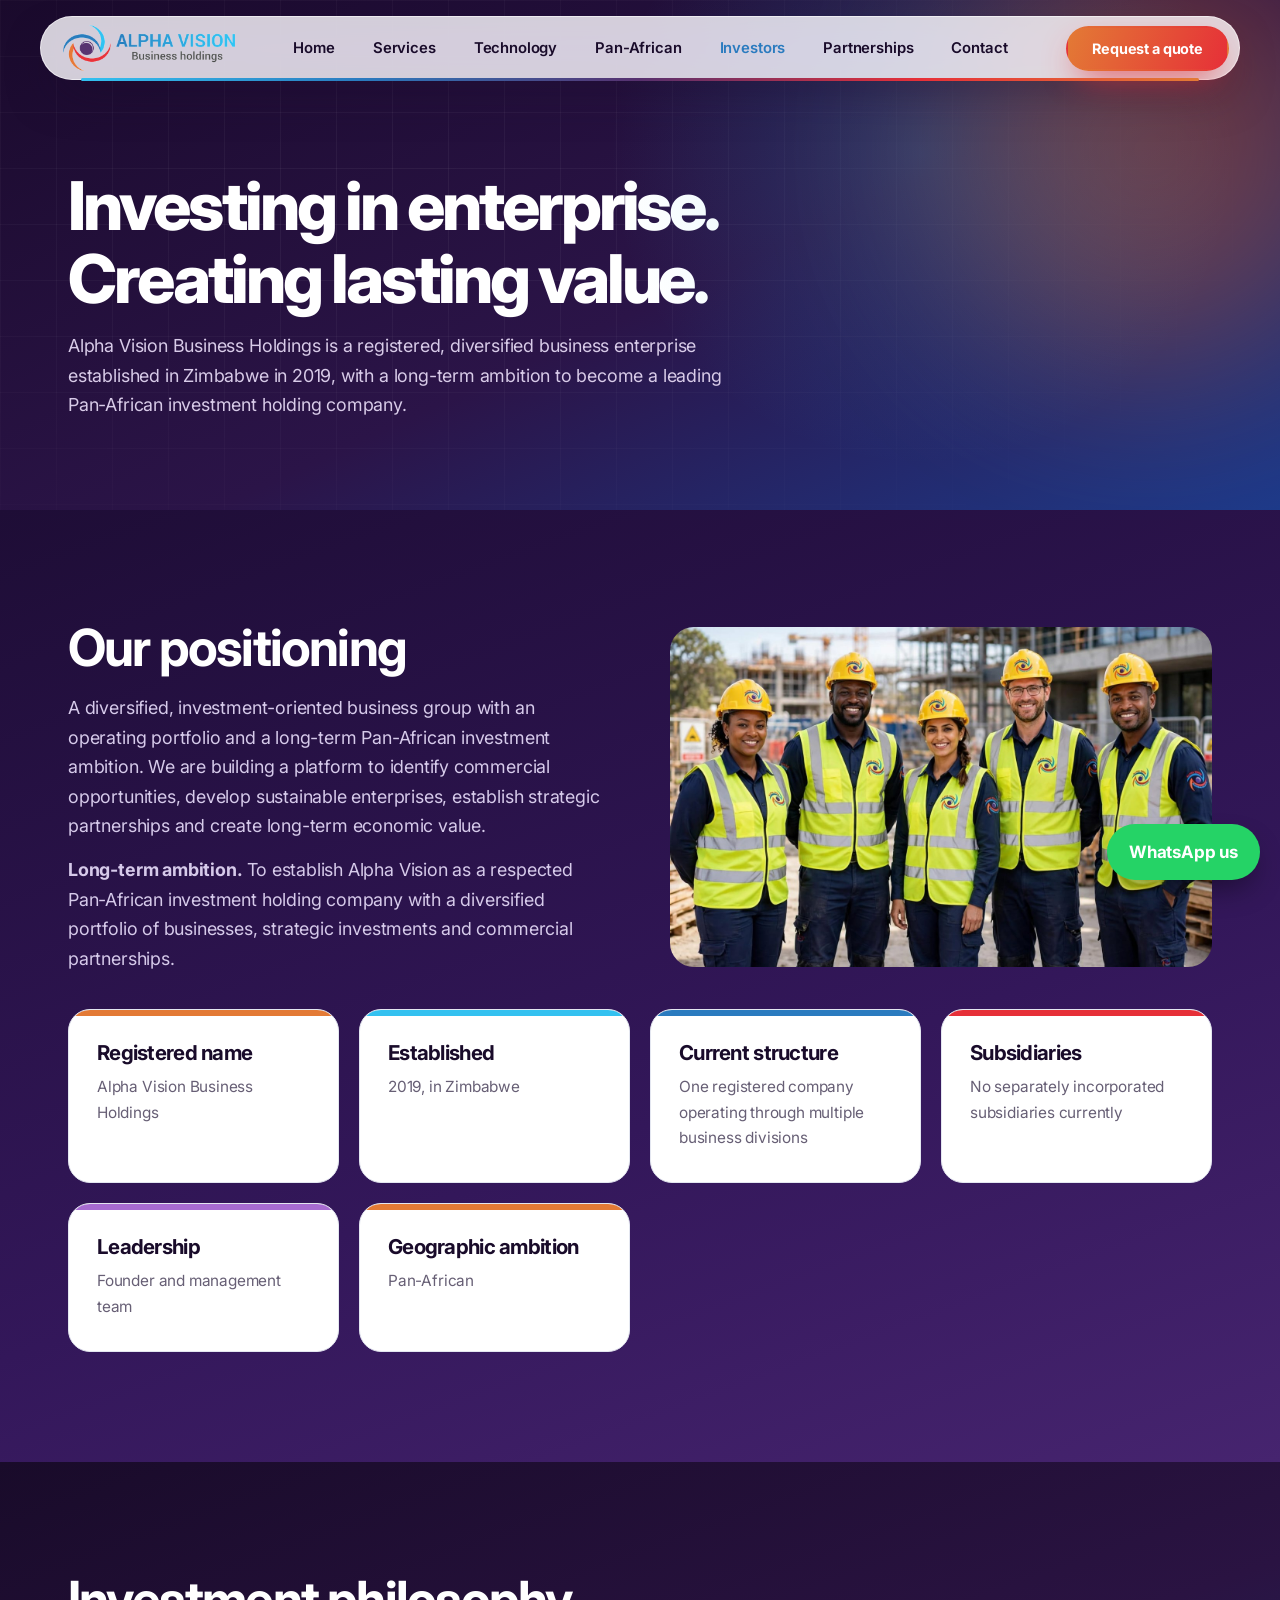
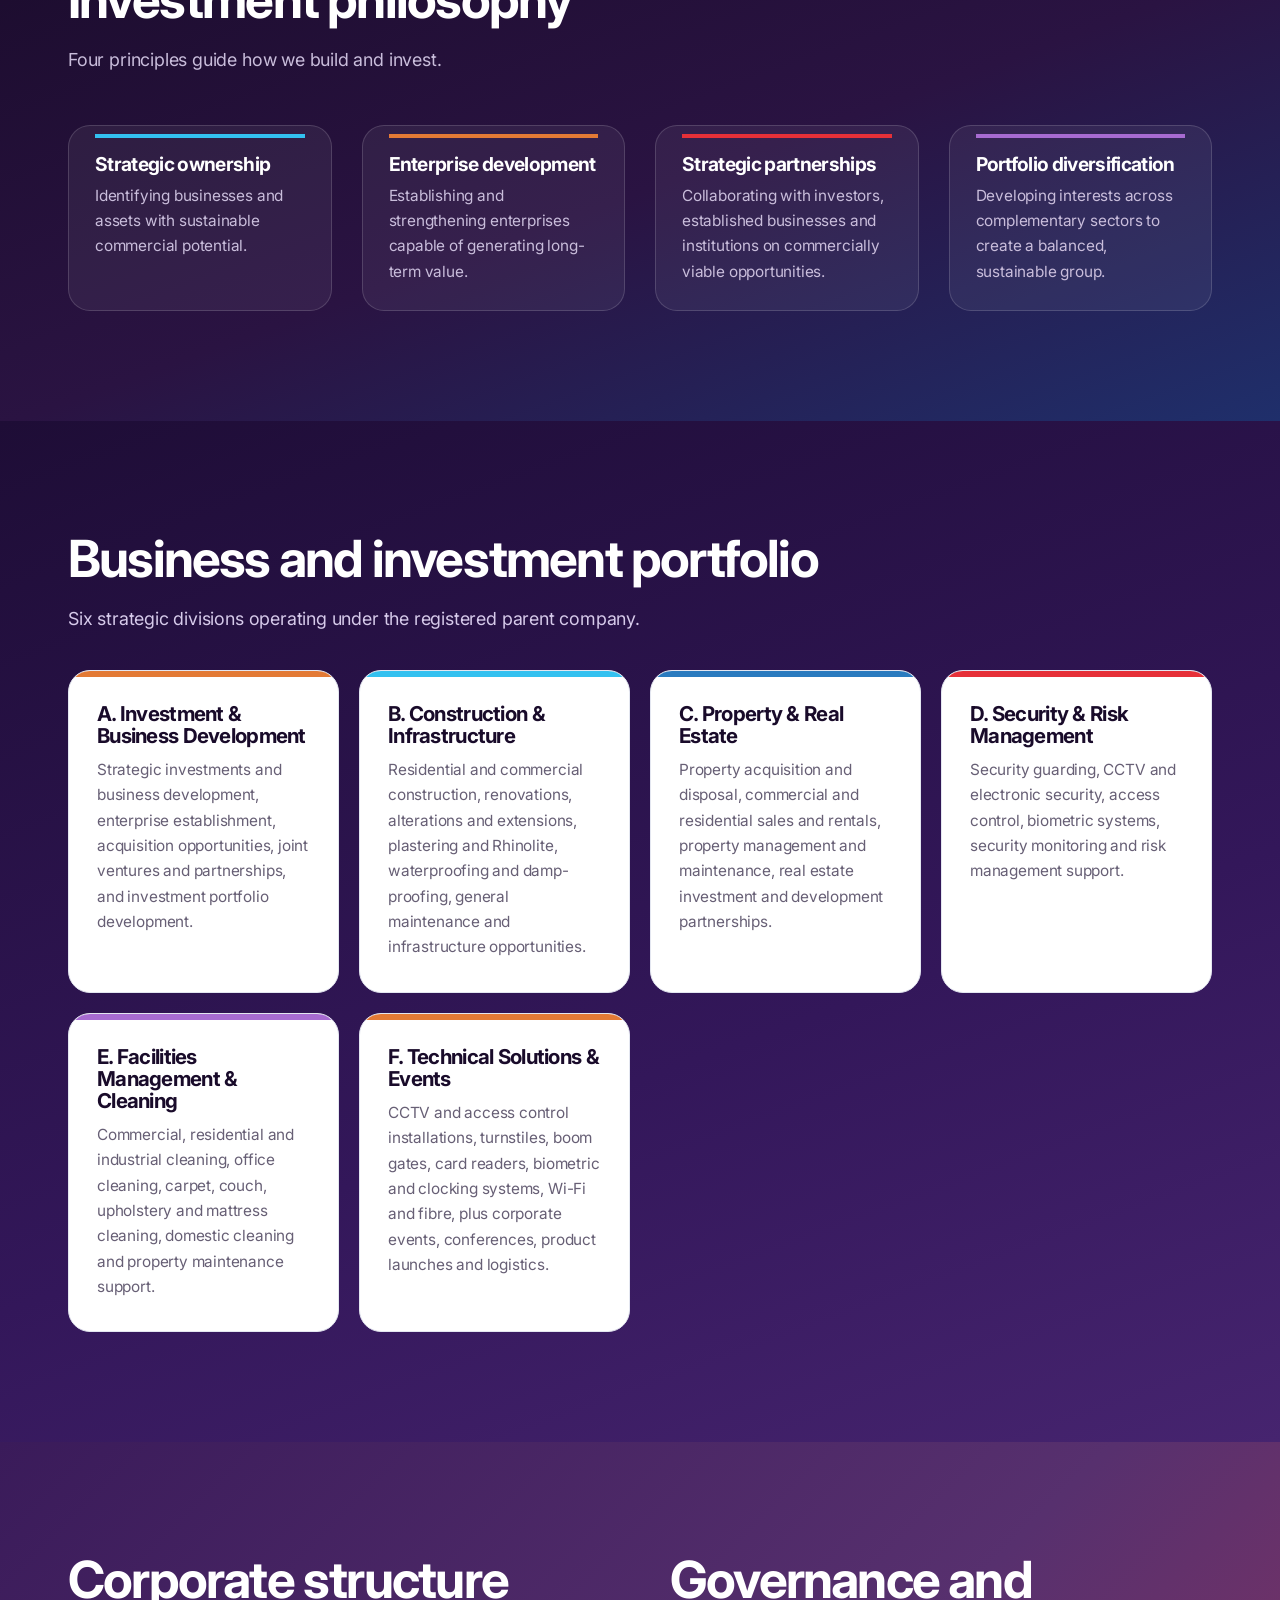
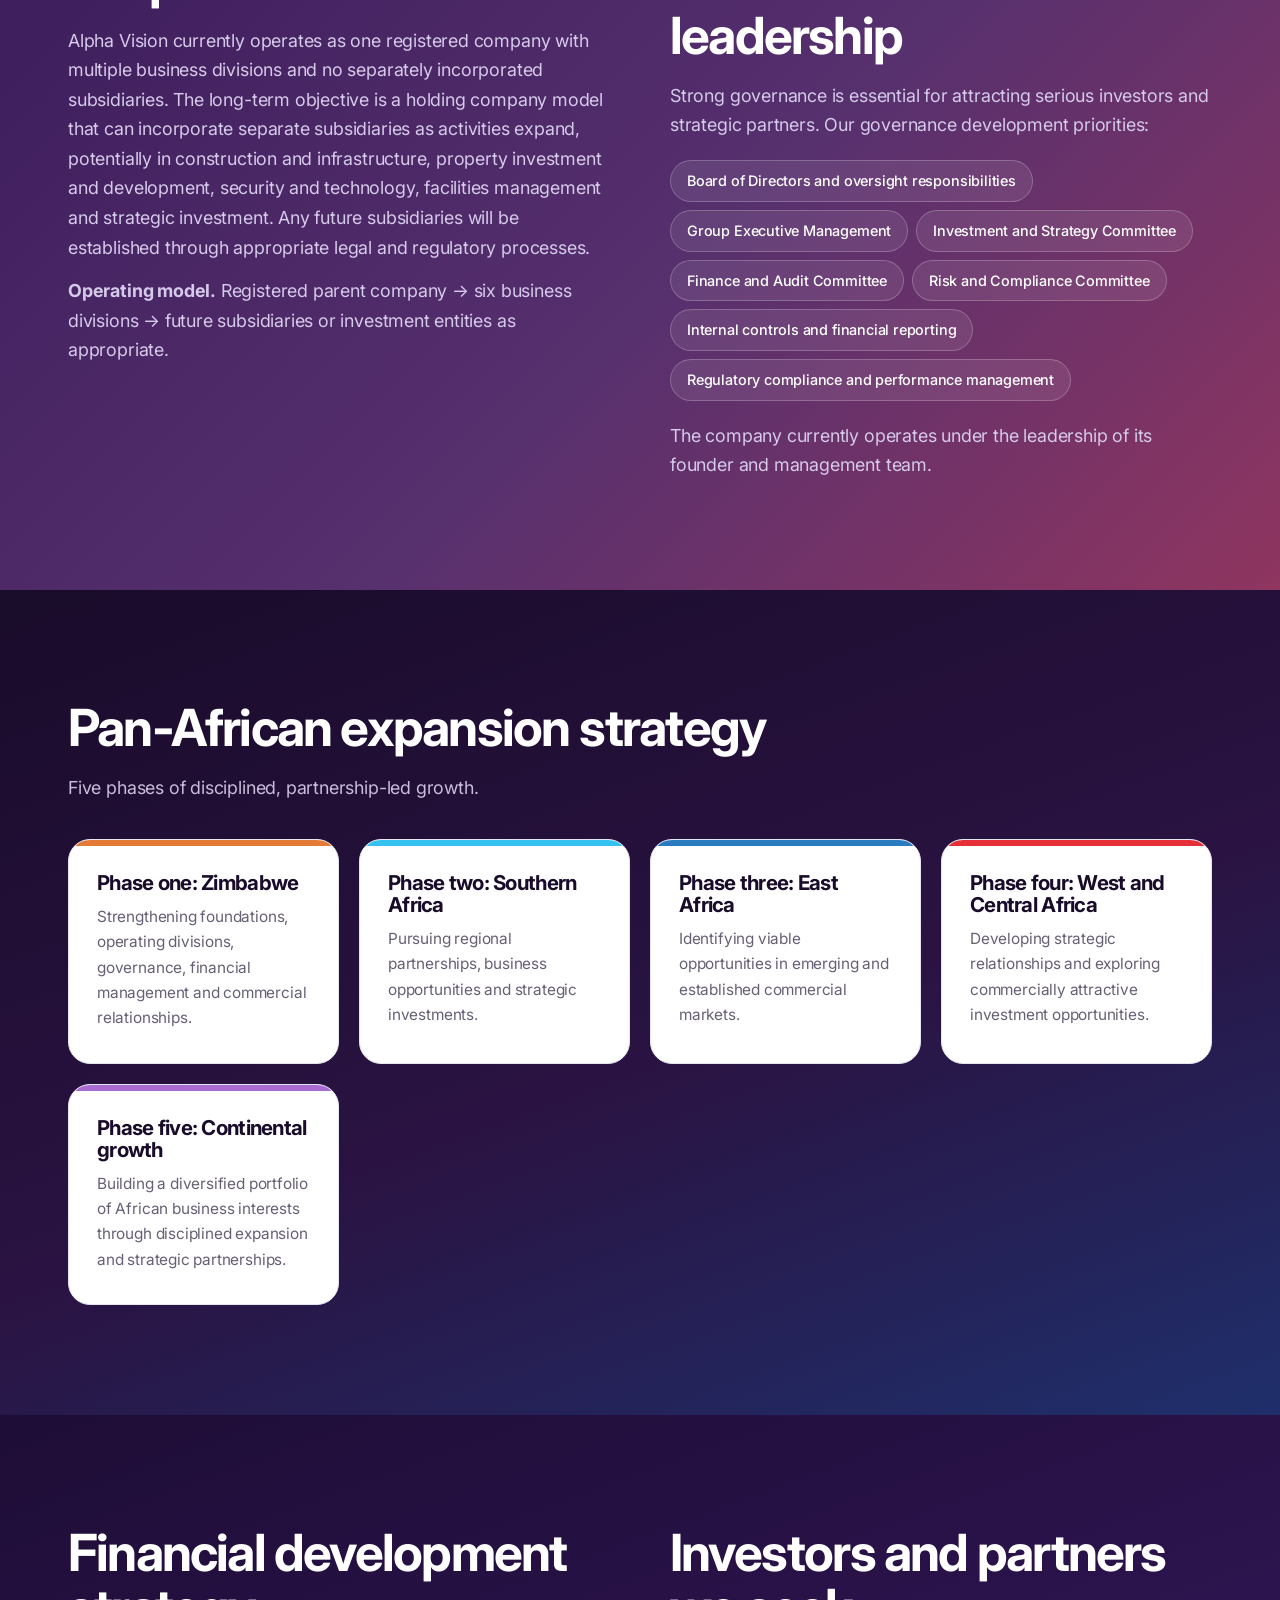
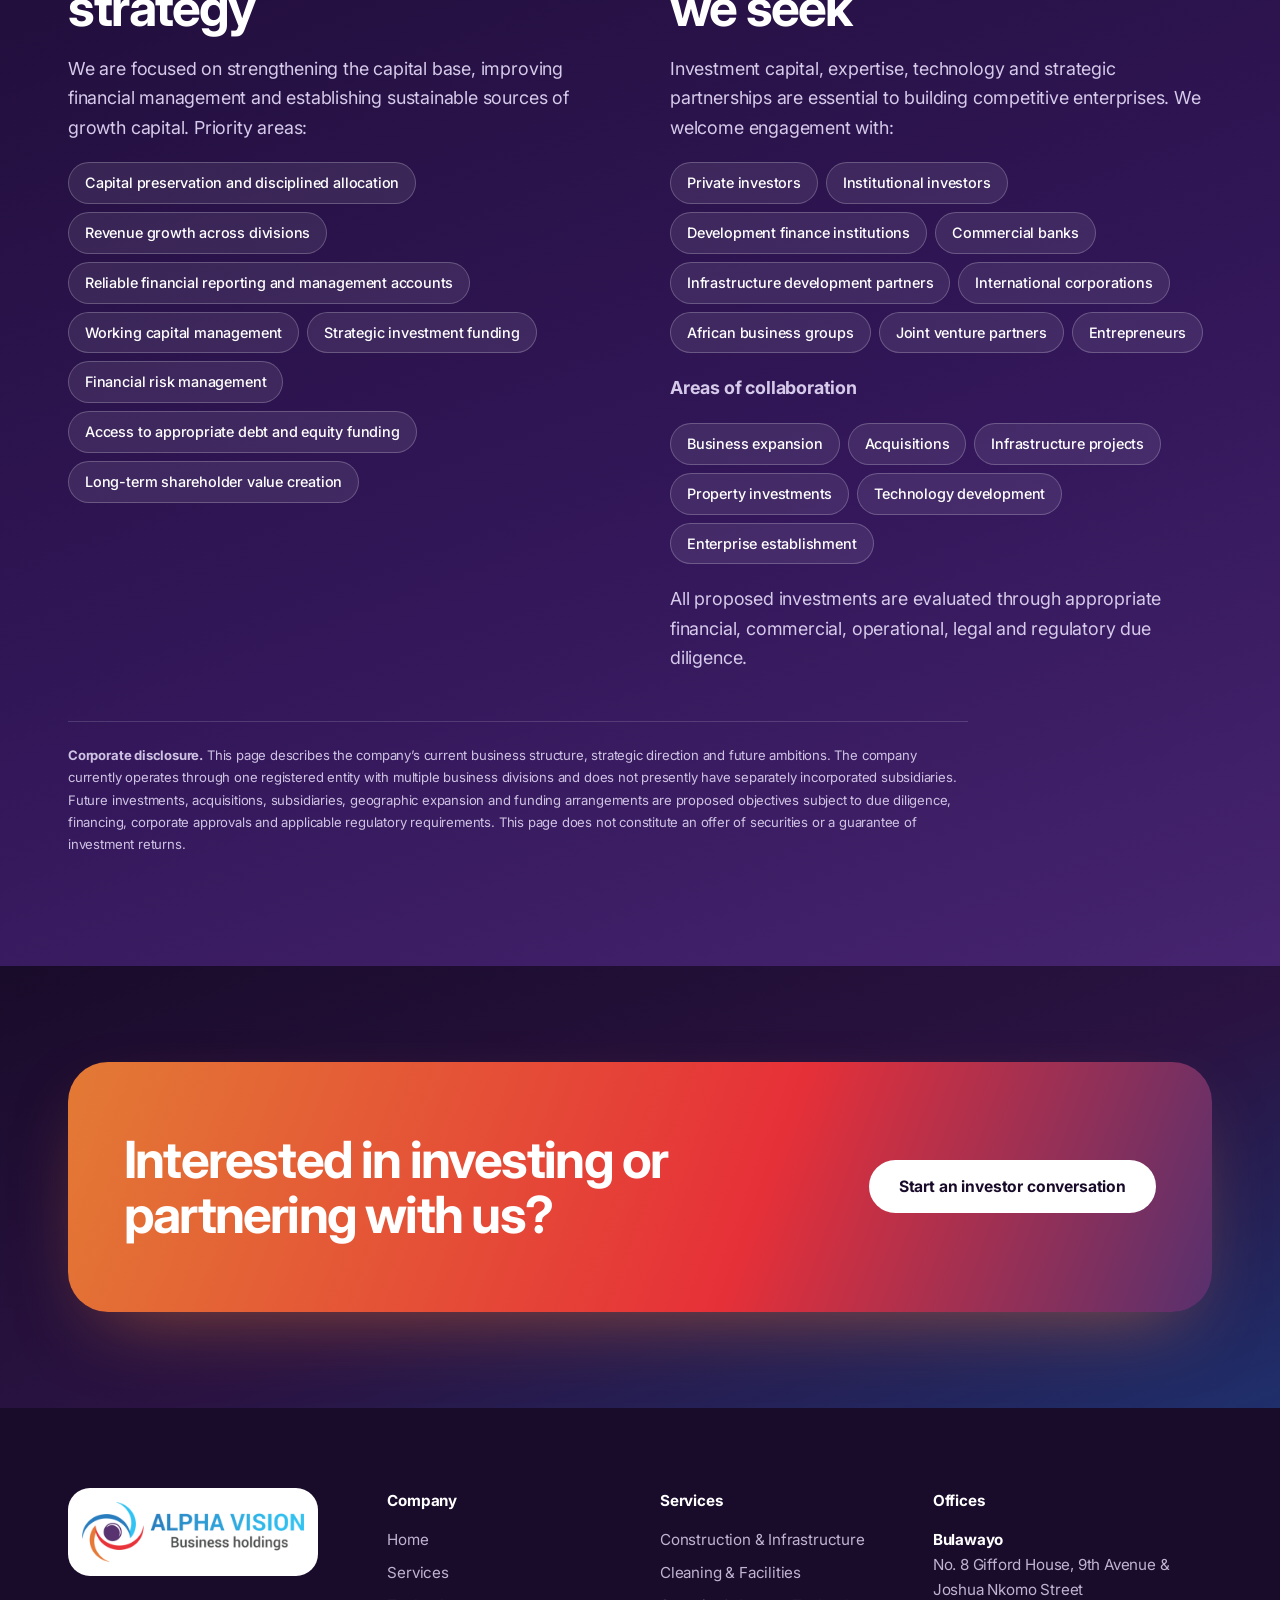
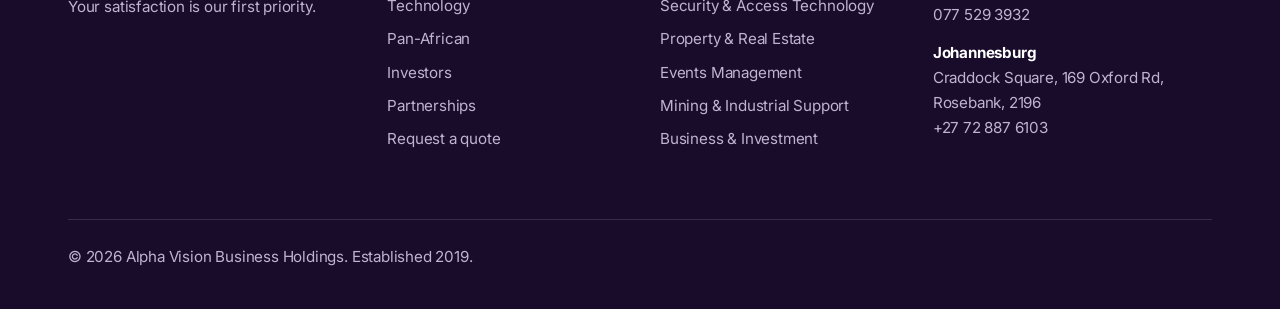
<file: investors.html>
<!DOCTYPE html><html lang="en"><head><meta charset="utf-8"><meta name="viewport" content="width=device-width, initial-scale=1">
<title>Investor information | Alpha Vision Business Holdings</title><meta name="description" content="Alpha Vision Business Holdings: a diversified, investment-oriented group with a long-term Pan-African ambition."><link rel="icon" href="assets/emblem.png">
<link rel="preconnect" href="https://fonts.googleapis.com"><link rel="preconnect" href="https://fonts.gstatic.com" crossorigin>
<link href="https://fonts.googleapis.com/css2?family=Inter:wght@400;500;600;700;800&display=swap" rel="stylesheet"><link rel="stylesheet" href="style.css"></head>
<body id="investors"><div id="pre" aria-hidden="true"><i></i></div><div class="nav-wrap"><nav class="nav" aria-label="Main"><a class="logo" href="index.html" aria-label="Alpha Vision Business Holdings home"><img data-logo="hz" src="assets/logo-horizontal.png" alt="Alpha Vision Business Holdings"></a><ul class="menu"><li><a href="index.html">Home</a></li><li class="has-mega"><a href="services.html">Services</a><div class="mega"><a class="it" href="services.html#construction"><i style="background:#e37a35"></i>Construction & Infrastructure</a><a class="it" href="services.html#cleaning"><i style="background:#33c1f0"></i>Cleaning & Facilities</a><a class="it" href="services.html#security"><i style="background:#2a7bbf"></i>Security & Access Technology</a><a class="it" href="services.html#property"><i style="background:#e63038"></i>Property & Real Estate</a><a class="it" href="services.html#events"><i style="background:#a76bd1"></i>Events Management</a><a class="it" href="services.html#mining"><i style="background:#e37a35"></i>Mining & Industrial Support</a><a class="it" href="services.html#business"><i style="background:#33c1f0"></i>Business & Investment</a><div class="promo"><b>Not sure which service you need?</b><a href="#" data-open-enquiry>Ask us a question</a></div></div></li><li><a href="technology.html">Technology</a></li><li><a href="expansion.html">Pan-African</a></li><li><a href="investors.html" aria-current="page">Investors</a></li><li><a href="partnerships.html">Partnerships</a></li><li><a href="contact.html">Contact</a></li><span class="ind"></span></ul><a class="btn pri" href="quote.html">Request a quote</a><button id="burger" aria-label="Menu" aria-expanded="false">&#9776;</button></nav></div><header class="phero"><div class="blob"></div><div class="wrap"><h1>Investing in enterprise. Creating lasting value.</h1><p class="lead">Alpha Vision Business Holdings is a registered, diversified business enterprise established in Zimbabwe in 2019, with a long-term ambition to become a leading Pan-African investment holding company.</p></div></header><section class="g1"><div class="wrap"><div class="split"><div><h2>Our positioning</h2><p class="lead">A diversified, investment-oriented business group with an operating portfolio and a long-term Pan-African investment ambition. We are building a platform to identify commercial opportunities, develop sustainable enterprises, establish strategic partnerships and create long-term economic value.</p><p class="lead" style="margin-top:14px"><b>Long-term ambition.</b> To establish Alpha Vision as a respected Pan-African investment holding company with a diversified portfolio of businesses, strategic investments and commercial partnerships.</p></div><div class="pic rv"><img src="assets/images/property.jpg" alt="Alpha Vision team on a building site" loading="lazy"></div></div><div class="grid" style="margin-top:36px"><div class="card rv" style="--c:#e37a35"><h3>Registered name</h3><p>Alpha Vision Business Holdings</p></div><div class="card rv" style="--c:#33c1f0"><h3>Established</h3><p>2019, in Zimbabwe</p></div><div class="card rv" style="--c:#2a7bbf"><h3>Current structure</h3><p>One registered company operating through multiple business divisions</p></div><div class="card rv" style="--c:#e63038"><h3>Subsidiaries</h3><p>No separately incorporated subsidiaries currently</p></div><div class="card rv" style="--c:#a76bd1"><h3>Leadership</h3><p>Founder and management team</p></div><div class="card rv" style="--c:#e37a35"><h3>Geographic ambition</h3><p>Pan-African</p></div></div></div></section><section class="dark"><div class="wrap"><h2>Investment philosophy</h2><p class="lead">Four principles guide how we build and invest.</p><div class="pillars"><div><h3>Strategic ownership</h3><p>Identifying businesses and assets with sustainable commercial potential.</p></div><div><h3>Enterprise development</h3><p>Establishing and strengthening enterprises capable of generating long-term value.</p></div><div><h3>Strategic partnerships</h3><p>Collaborating with investors, established businesses and institutions on commercially viable opportunities.</p></div><div><h3>Portfolio diversification</h3><p>Developing interests across complementary sectors to create a balanced, sustainable group.</p></div></div></div></section><section class="g1"><div class="wrap"><h2>Business and investment portfolio</h2><p class="lead">Six strategic divisions operating under the registered parent company.</p><div class="grid" style="margin-top:36px"><div class="card rv" style="--c:#e37a35"><h3>A. Investment &amp; Business Development</h3><p>Strategic investments and business development, enterprise establishment, acquisition opportunities, joint ventures and partnerships, and investment portfolio development.</p></div><div class="card rv" style="--c:#33c1f0"><h3>B. Construction &amp; Infrastructure</h3><p>Residential and commercial construction, renovations, alterations and extensions, plastering and Rhinolite, waterproofing and damp-proofing, general maintenance and infrastructure opportunities.</p></div><div class="card rv" style="--c:#2a7bbf"><h3>C. Property &amp; Real Estate</h3><p>Property acquisition and disposal, commercial and residential sales and rentals, property management and maintenance, real estate investment and development partnerships.</p></div><div class="card rv" style="--c:#e63038"><h3>D. Security &amp; Risk Management</h3><p>Security guarding, CCTV and electronic security, access control, biometric systems, security monitoring and risk management support.</p></div><div class="card rv" style="--c:#a76bd1"><h3>E. Facilities Management &amp; Cleaning</h3><p>Commercial, residential and industrial cleaning, office cleaning, carpet, couch, upholstery and mattress cleaning, domestic cleaning and property maintenance support.</p></div><div class="card rv" style="--c:#e37a35"><h3>F. Technical Solutions &amp; Events</h3><p>CCTV and access control installations, turnstiles, boom gates, card readers, biometric and clocking systems, Wi-Fi and fibre, plus corporate events, conferences, product launches and logistics.</p></div></div></div></section><section class="g2"><div class="wrap split" style="align-items:start"><div><h2>Corporate structure</h2><p class="lead">Alpha Vision currently operates as one registered company with multiple business divisions and no separately incorporated subsidiaries. The long-term objective is a holding company model that can incorporate separate subsidiaries as activities expand, potentially in construction and infrastructure, property investment and development, security and technology, facilities management and strategic investment. Any future subsidiaries will be established through appropriate legal and regulatory processes.</p><p class="lead" style="margin-top:14px"><b>Operating model.</b> Registered parent company &rarr; six business divisions &rarr; future subsidiaries or investment entities as appropriate.</p></div><div><h2>Governance and leadership</h2><p class="lead">Strong governance is essential for attracting serious investors and strategic partners. Our governance development priorities:</p><div class="chips"><span class="chip">Board of Directors and oversight responsibilities</span><span class="chip">Group Executive Management</span><span class="chip">Investment and Strategy Committee</span><span class="chip">Finance and Audit Committee</span><span class="chip">Risk and Compliance Committee</span><span class="chip">Internal controls and financial reporting</span><span class="chip">Regulatory compliance and performance management</span></div><p class="lead" style="margin-top:14px">The company currently operates under the leadership of its founder and management team.</p></div></div></section><section class="dark"><div class="wrap"><h2>Pan-African expansion strategy</h2><p class="lead">Five phases of disciplined, partnership-led growth.</p><div class="grid" style="margin-top:36px"><div class="card rv" style="--c:#e37a35"><h3>Phase one: Zimbabwe</h3><p>Strengthening foundations, operating divisions, governance, financial management and commercial relationships.</p></div><div class="card rv" style="--c:#33c1f0"><h3>Phase two: Southern Africa</h3><p>Pursuing regional partnerships, business opportunities and strategic investments.</p></div><div class="card rv" style="--c:#2a7bbf"><h3>Phase three: East Africa</h3><p>Identifying viable opportunities in emerging and established commercial markets.</p></div><div class="card rv" style="--c:#e63038"><h3>Phase four: West and Central Africa</h3><p>Developing strategic relationships and exploring commercially attractive investment opportunities.</p></div><div class="card rv" style="--c:#a76bd1"><h3>Phase five: Continental growth</h3><p>Building a diversified portfolio of African business interests through disciplined expansion and strategic partnerships.</p></div></div></div></section><section class="g1"><div class="wrap"><div class="split" style="align-items:start"><div><h2>Financial development strategy</h2><p class="lead">We are focused on strengthening the capital base, improving financial management and establishing sustainable sources of growth capital. Priority areas:</p><div class="chips"><span class="chip">Capital preservation and disciplined allocation</span><span class="chip">Revenue growth across divisions</span><span class="chip">Reliable financial reporting and management accounts</span><span class="chip">Working capital management</span><span class="chip">Strategic investment funding</span><span class="chip">Financial risk management</span><span class="chip">Access to appropriate debt and equity funding</span><span class="chip">Long-term shareholder value creation</span></div></div><div><h2>Investors and partners we seek</h2><p class="lead">Investment capital, expertise, technology and strategic partnerships are essential to building competitive enterprises. We welcome engagement with:</p><div class="chips"><span class="chip">Private investors</span><span class="chip">Institutional investors</span><span class="chip">Development finance institutions</span><span class="chip">Commercial banks</span><span class="chip">Infrastructure development partners</span><span class="chip">International corporations</span><span class="chip">African business groups</span><span class="chip">Joint venture partners</span><span class="chip">Entrepreneurs</span></div><p class="lead" style="margin:18px 0 10px"><b>Areas of collaboration</b></p><div class="chips"><span class="chip">Business expansion</span><span class="chip">Acquisitions</span><span class="chip">Infrastructure projects</span><span class="chip">Property investments</span><span class="chip">Technology development</span><span class="chip">Enterprise establishment</span></div><p class="lead" style="margin-top:14px">All proposed investments are evaluated through appropriate financial, commercial, operational, legal and regulatory due diligence.</p></div></div><p class="disc"><b>Corporate disclosure.</b> This page describes the company&rsquo;s current business structure, strategic direction and future ambitions. The company currently operates through one registered entity with multiple business divisions and does not presently have separately incorporated subsidiaries. Future investments, acquisitions, subsidiaries, geographic expansion and funding arrangements are proposed objectives subject to due diligence, financing, corporate approvals and applicable regulatory requirements. This page does not constitute an offer of securities or a guarantee of investment returns.</p></div></section><section class="dark cta-sec"><div class="wrap"><div class="band rv"><h2>Interested in investing or partnering with us?</h2><a class="btn white" href="contact.html">Start an investor conversation</a></div></div></section><footer><div class="wrap"><div><div class="lg"><img data-logo="hz" src="assets/logo-horizontal.png" alt="Alpha Vision Business Holdings logo"></div><p>Your satisfaction is our first priority.</p></div>
<div><h4>Company</h4><a href="index.html">Home</a><a href="services.html">Services</a><a href="technology.html">Technology</a><a href="expansion.html">Pan-African</a><a href="investors.html">Investors</a><a href="partnerships.html">Partnerships</a><a href="quote.html">Request a quote</a></div>
<div><h4>Services</h4><a href="services.html#construction">Construction & Infrastructure</a><a href="services.html#cleaning">Cleaning & Facilities</a><a href="services.html#security">Security & Access Technology</a><a href="services.html#property">Property & Real Estate</a><a href="services.html#events">Events Management</a><a href="services.html#mining">Mining & Industrial Support</a><a href="services.html#business">Business & Investment</a></div>
<div><h4>Offices</h4><p><b style="color:#fff">Bulawayo</b><br>No. 8 Gifford House, 9th Avenue &amp; Joshua Nkomo Street<br><a href="tel:+263775293932">077 529 3932</a></p><p style="margin-top:12px"><b style="color:#fff">Johannesburg</b><br>Craddock Square, 169 Oxford Rd, Rosebank, 2196<br><a href="tel:+27728876103">+27 72 887 6103</a></p></div>
<div class="copy">&copy; <span id="yr"></span> Alpha Vision Business Holdings. Established 2019.</div></div></footer>
<a id="wa" href="https://wa.me/263775293932" target="_blank" rel="noopener">WhatsApp us</a><script src="app.js"></script></body></html>
</file>
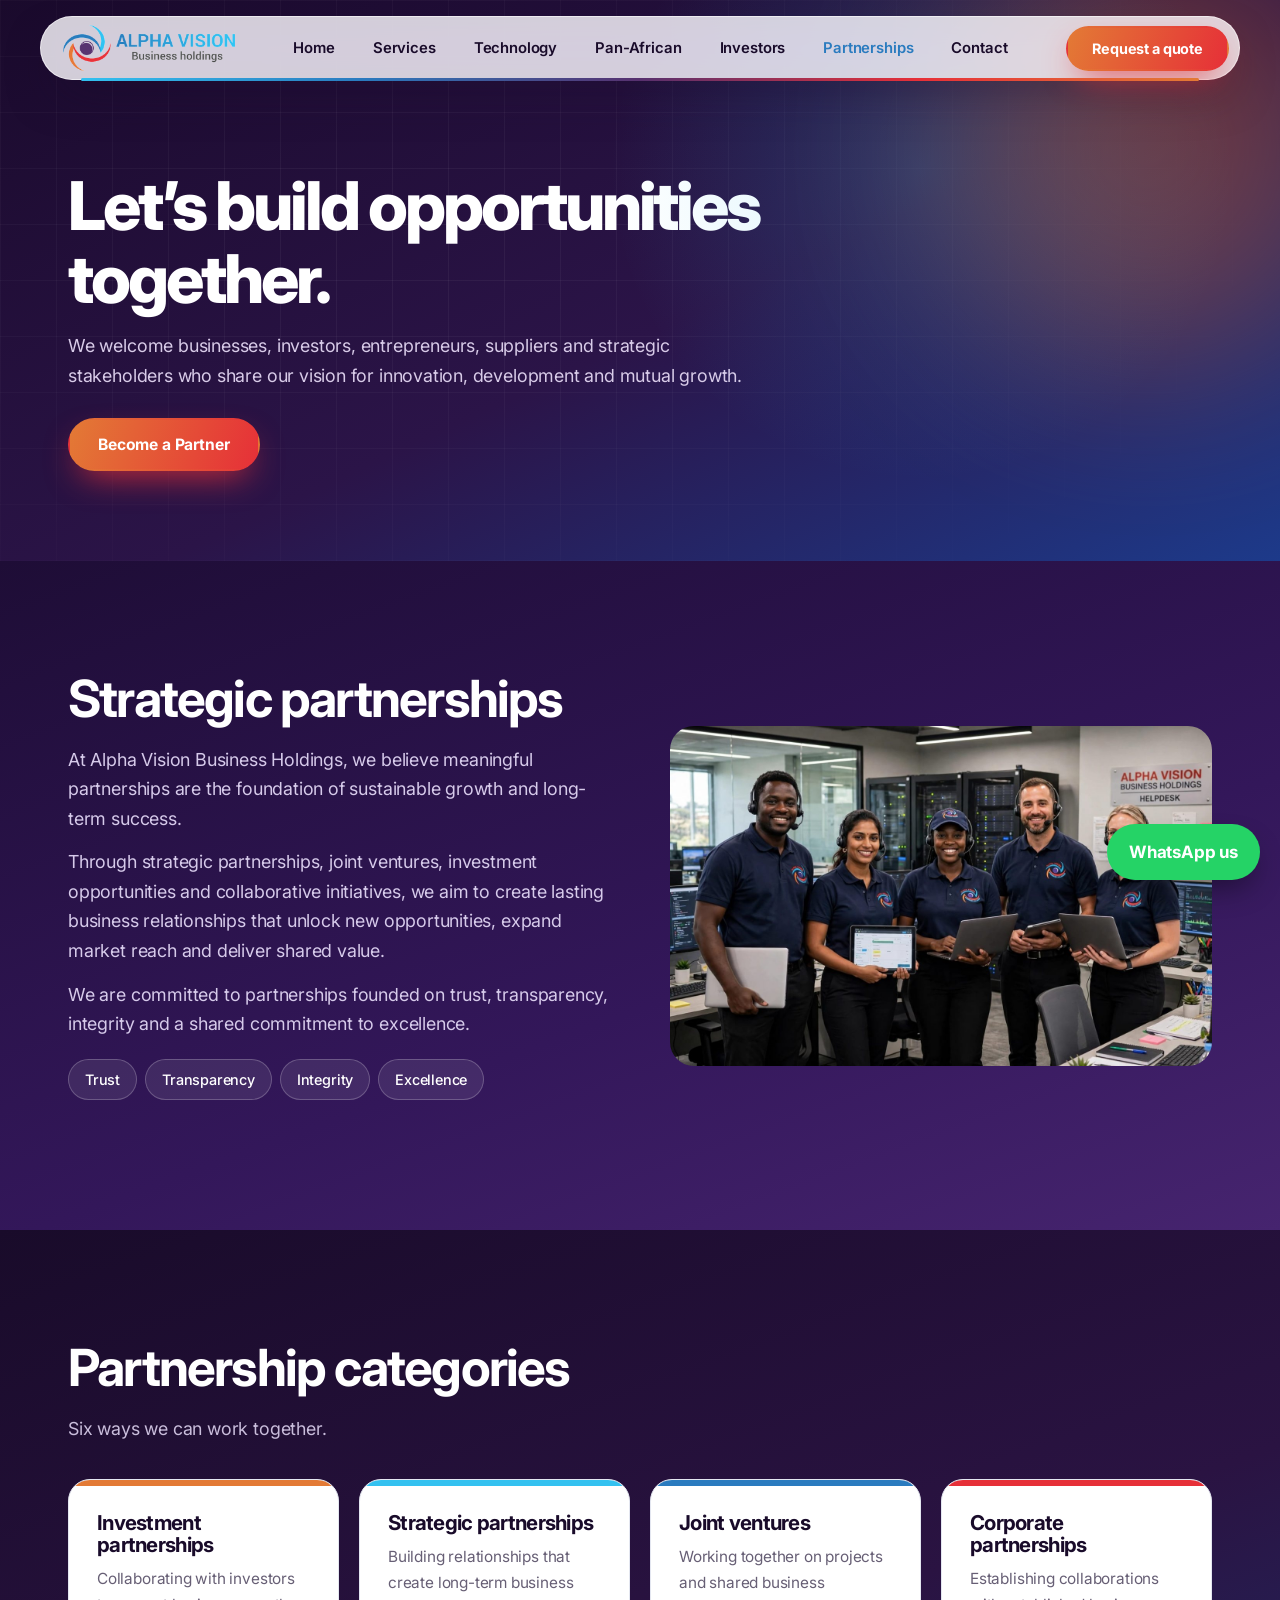
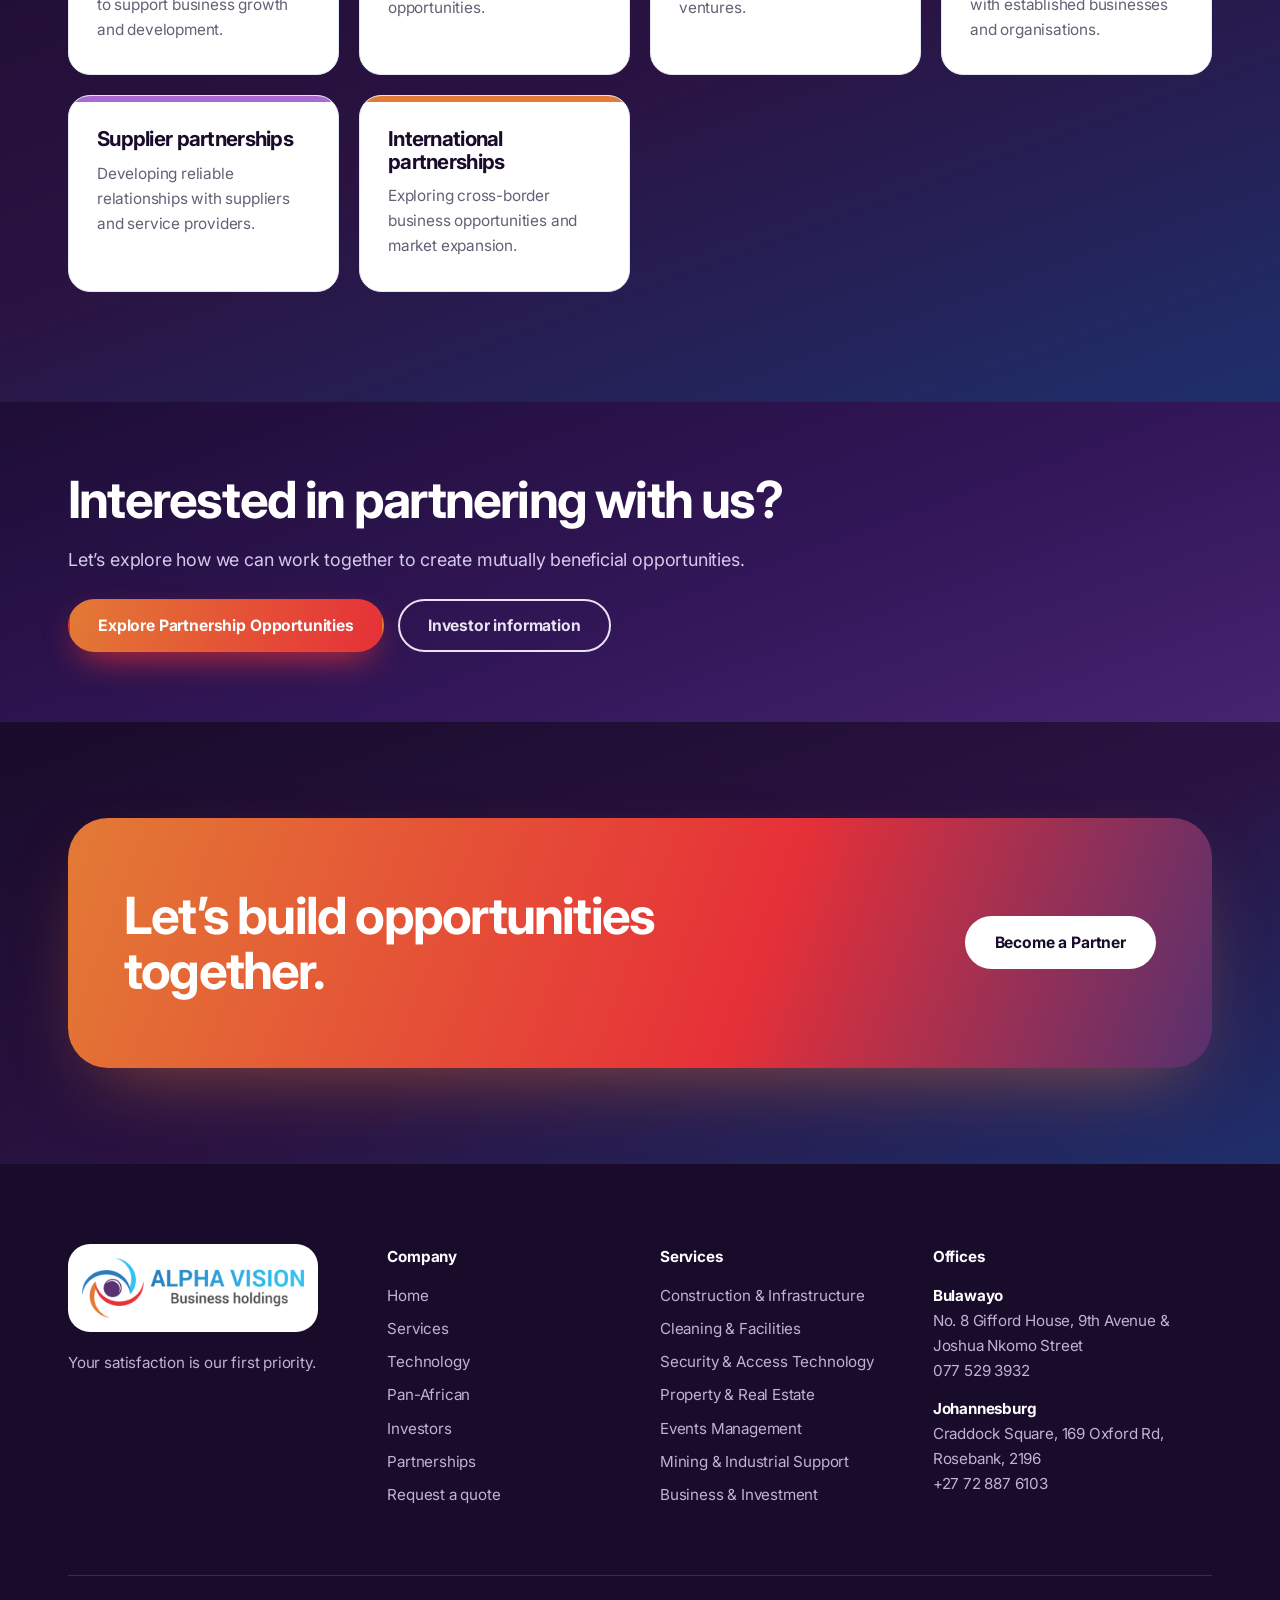
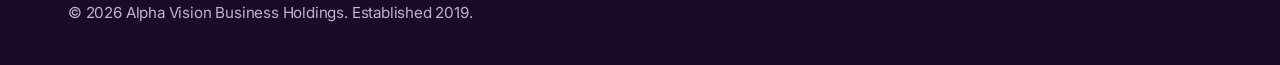
<file: partnerships.html>
<!DOCTYPE html><html lang="en"><head><meta charset="utf-8"><meta name="viewport" content="width=device-width, initial-scale=1">
<title>Strategic partnerships | Alpha Vision Business Holdings</title><meta name="description" content="Partner with Alpha Vision Business Holdings: investment, strategic, corporate, supplier, joint venture and international partnerships."><link rel="icon" href="assets/emblem.png">
<link rel="preconnect" href="https://fonts.googleapis.com"><link rel="preconnect" href="https://fonts.gstatic.com" crossorigin>
<link href="https://fonts.googleapis.com/css2?family=Inter:wght@400;500;600;700;800&display=swap" rel="stylesheet"><link rel="stylesheet" href="style.css"></head>
<body id="partnerships"><div id="pre" aria-hidden="true"><i></i></div><div class="nav-wrap"><nav class="nav" aria-label="Main"><a class="logo" href="index.html" aria-label="Alpha Vision Business Holdings home"><img data-logo="hz" src="assets/logo-horizontal.png" alt="Alpha Vision Business Holdings"></a><ul class="menu"><li><a href="index.html">Home</a></li><li class="has-mega"><a href="services.html">Services</a><div class="mega"><a class="it" href="services.html#construction"><i style="background:#e37a35"></i>Construction & Infrastructure</a><a class="it" href="services.html#cleaning"><i style="background:#33c1f0"></i>Cleaning & Facilities</a><a class="it" href="services.html#security"><i style="background:#2a7bbf"></i>Security & Access Technology</a><a class="it" href="services.html#property"><i style="background:#e63038"></i>Property & Real Estate</a><a class="it" href="services.html#events"><i style="background:#a76bd1"></i>Events Management</a><a class="it" href="services.html#mining"><i style="background:#e37a35"></i>Mining & Industrial Support</a><a class="it" href="services.html#business"><i style="background:#33c1f0"></i>Business & Investment</a><div class="promo"><b>Not sure which service you need?</b><a href="#" data-open-enquiry>Ask us a question</a></div></div></li><li><a href="technology.html">Technology</a></li><li><a href="expansion.html">Pan-African</a></li><li><a href="investors.html">Investors</a></li><li><a href="partnerships.html" aria-current="page">Partnerships</a></li><li><a href="contact.html">Contact</a></li><span class="ind"></span></ul><a class="btn pri" href="quote.html">Request a quote</a><button id="burger" aria-label="Menu" aria-expanded="false">&#9776;</button></nav></div><header class="phero"><div class="blob"></div><div class="wrap"><h1>Let&rsquo;s build opportunities together.</h1><p class="lead">We welcome businesses, investors, entrepreneurs, suppliers and strategic stakeholders who share our vision for innovation, development and mutual growth.</p><div class="cta" style="margin-top:28px"><a class="btn pri" href="contact.html">Become a Partner</a></div></div></header><section class="g1"><div class="wrap split"><div><h2>Strategic partnerships</h2><p class="lead">At Alpha Vision Business Holdings, we believe meaningful partnerships are the foundation of sustainable growth and long-term success.</p><p class="lead" style="margin-top:14px">Through strategic partnerships, joint ventures, investment opportunities and collaborative initiatives, we aim to create lasting business relationships that unlock new opportunities, expand market reach and deliver shared value.</p><p class="lead" style="margin-top:14px">We are committed to partnerships founded on trust, transparency, integrity and a shared commitment to excellence.</p><div class="chips"><span class="chip">Trust</span><span class="chip">Transparency</span><span class="chip">Integrity</span><span class="chip">Excellence</span></div></div><div class="pic rv"><img src="assets/images/business.jpg" alt="Alpha Vision helpdesk and business support team" loading="lazy"></div></div></section><section class="dark"><div class="wrap"><h2>Partnership categories</h2><p class="lead">Six ways we can work together.</p><div class="grid" style="margin-top:36px"><div class="card rv" style="--c:#e37a35"><h3>Investment partnerships</h3><p>Collaborating with investors to support business growth and development.</p></div><div class="card rv" style="--c:#33c1f0"><h3>Strategic partnerships</h3><p>Building relationships that create long-term business opportunities.</p></div><div class="card rv" style="--c:#2a7bbf"><h3>Joint ventures</h3><p>Working together on projects and shared business ventures.</p></div><div class="card rv" style="--c:#e63038"><h3>Corporate partnerships</h3><p>Establishing collaborations with established businesses and organisations.</p></div><div class="card rv" style="--c:#a76bd1"><h3>Supplier partnerships</h3><p>Developing reliable relationships with suppliers and service providers.</p></div><div class="card rv" style="--c:#e37a35"><h3>International partnerships</h3><p>Exploring cross-border business opportunities and market expansion.</p></div></div></div></section><section class="g1" style="padding:70px 0"><div class="wrap"><h2>Interested in partnering with us?</h2><p class="lead">Let&rsquo;s explore how we can work together to create mutually beneficial opportunities.</p><div class="cta" style="margin-top:24px"><a class="btn pri" href="contact.html">Explore Partnership Opportunities</a><a class="btn ghost" href="investors.html">Investor information</a></div></div></section><section class="dark cta-sec"><div class="wrap"><div class="band rv"><h2>Let&rsquo;s build opportunities together.</h2><a class="btn white" href="contact.html">Become a Partner</a></div></div></section><footer><div class="wrap"><div><div class="lg"><img data-logo="hz" src="assets/logo-horizontal.png" alt="Alpha Vision Business Holdings logo"></div><p>Your satisfaction is our first priority.</p></div>
<div><h4>Company</h4><a href="index.html">Home</a><a href="services.html">Services</a><a href="technology.html">Technology</a><a href="expansion.html">Pan-African</a><a href="investors.html">Investors</a><a href="partnerships.html">Partnerships</a><a href="quote.html">Request a quote</a></div>
<div><h4>Services</h4><a href="services.html#construction">Construction & Infrastructure</a><a href="services.html#cleaning">Cleaning & Facilities</a><a href="services.html#security">Security & Access Technology</a><a href="services.html#property">Property & Real Estate</a><a href="services.html#events">Events Management</a><a href="services.html#mining">Mining & Industrial Support</a><a href="services.html#business">Business & Investment</a></div>
<div><h4>Offices</h4><p><b style="color:#fff">Bulawayo</b><br>No. 8 Gifford House, 9th Avenue &amp; Joshua Nkomo Street<br><a href="tel:+263775293932">077 529 3932</a></p><p style="margin-top:12px"><b style="color:#fff">Johannesburg</b><br>Craddock Square, 169 Oxford Rd, Rosebank, 2196<br><a href="tel:+27728876103">+27 72 887 6103</a></p></div>
<div class="copy">&copy; <span id="yr"></span> Alpha Vision Business Holdings. Established 2019.</div></div></footer>
<a id="wa" href="https://wa.me/263775293932" target="_blank" rel="noopener">WhatsApp us</a><script src="app.js"></script></body></html>
</file>
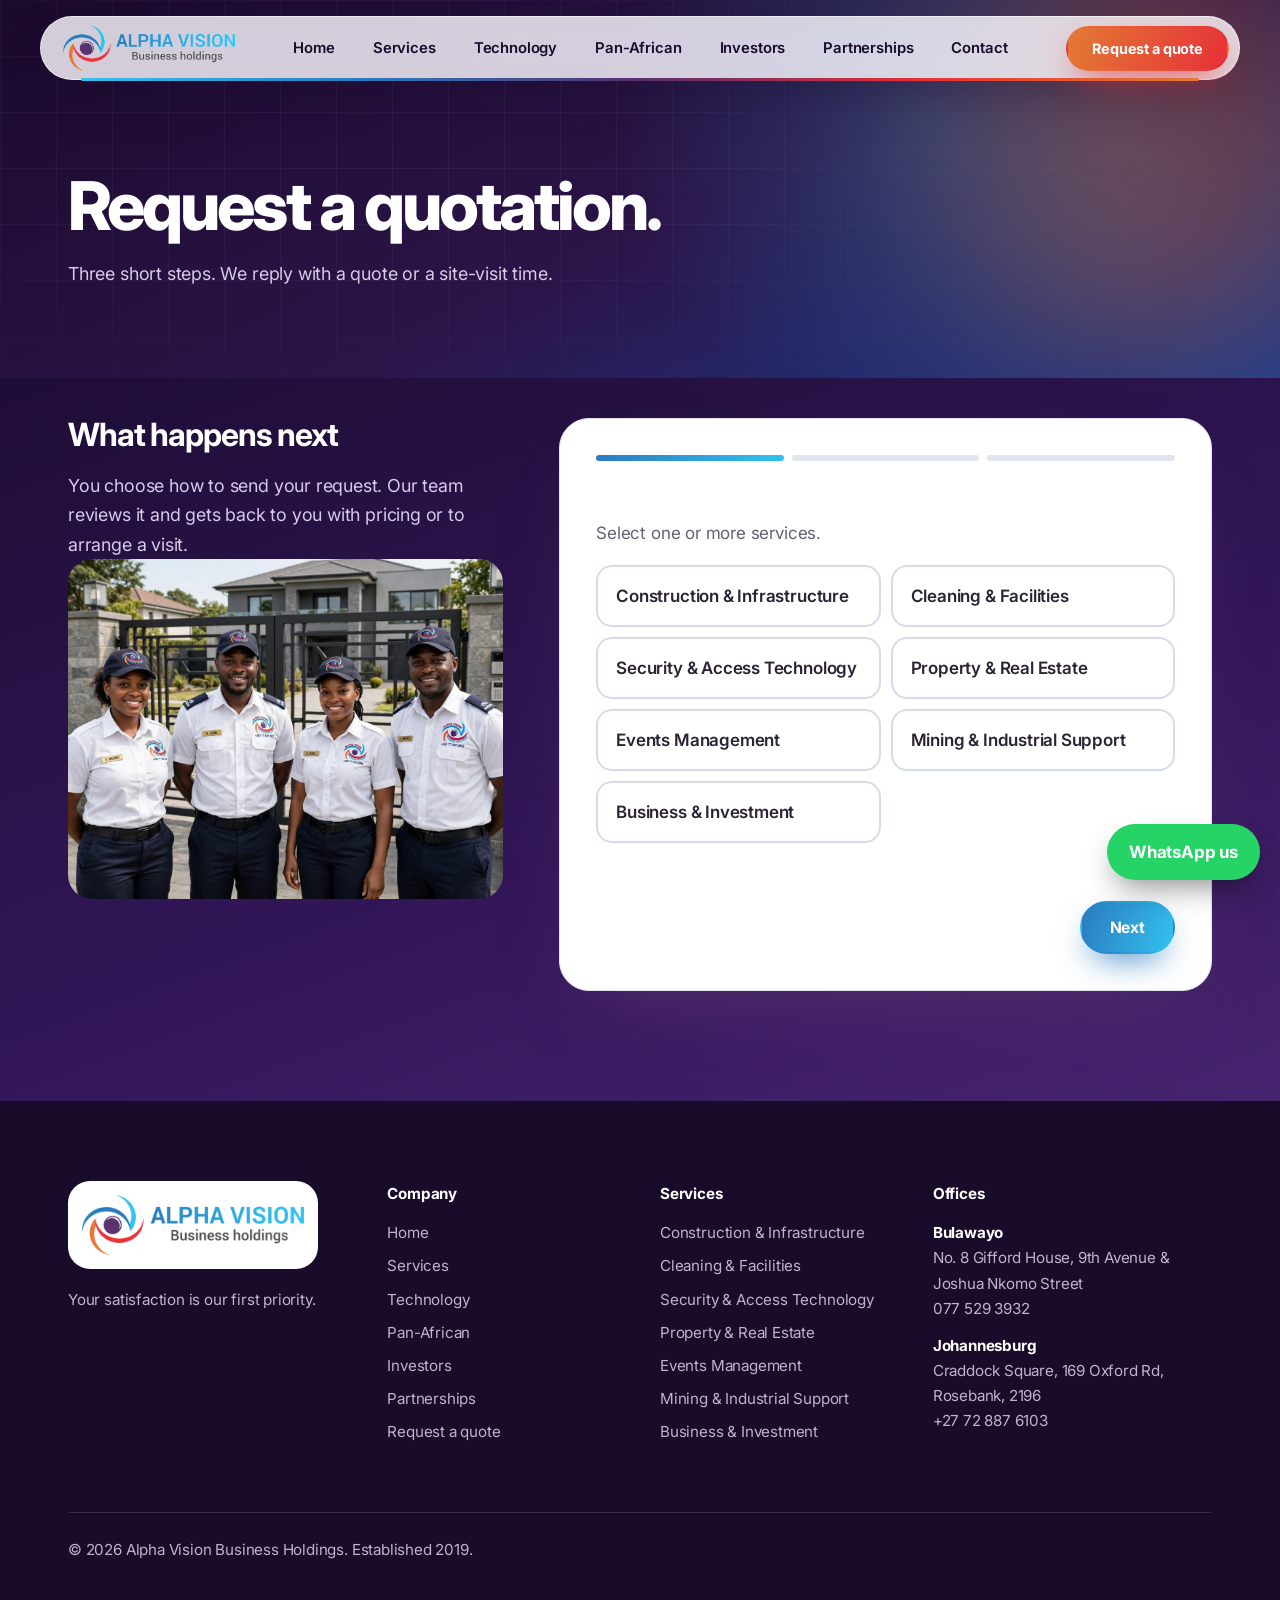
<file: quote.html>
<!DOCTYPE html><html lang="en"><head><meta charset="utf-8"><meta name="viewport" content="width=device-width, initial-scale=1">
<title>Request a quotation | Alpha Vision Business Holdings</title><meta name="description" content="Request a quote for construction, cleaning, security technology, property, events, mining support or investment."><link rel="icon" href="assets/emblem.png">
<link rel="preconnect" href="https://fonts.googleapis.com"><link rel="preconnect" href="https://fonts.gstatic.com" crossorigin>
<link href="https://fonts.googleapis.com/css2?family=Inter:wght@400;500;600;700;800&display=swap" rel="stylesheet"><link rel="stylesheet" href="style.css"></head>
<body id="quote"><div id="pre" aria-hidden="true"><i></i></div><div class="nav-wrap"><nav class="nav" aria-label="Main"><a class="logo" href="index.html" aria-label="Alpha Vision Business Holdings home"><img data-logo="hz" src="assets/logo-horizontal.png" alt="Alpha Vision Business Holdings"></a><ul class="menu"><li><a href="index.html">Home</a></li><li class="has-mega"><a href="services.html">Services</a><div class="mega"><a class="it" href="services.html#construction"><i style="background:#e37a35"></i>Construction & Infrastructure</a><a class="it" href="services.html#cleaning"><i style="background:#33c1f0"></i>Cleaning & Facilities</a><a class="it" href="services.html#security"><i style="background:#2a7bbf"></i>Security & Access Technology</a><a class="it" href="services.html#property"><i style="background:#e63038"></i>Property & Real Estate</a><a class="it" href="services.html#events"><i style="background:#a76bd1"></i>Events Management</a><a class="it" href="services.html#mining"><i style="background:#e37a35"></i>Mining & Industrial Support</a><a class="it" href="services.html#business"><i style="background:#33c1f0"></i>Business & Investment</a><div class="promo"><b>Not sure which service you need?</b><a href="#" data-open-enquiry>Ask us a question</a></div></div></li><li><a href="technology.html">Technology</a></li><li><a href="expansion.html">Pan-African</a></li><li><a href="investors.html">Investors</a></li><li><a href="partnerships.html">Partnerships</a></li><li><a href="contact.html">Contact</a></li><span class="ind"></span></ul><a class="btn pri" href="quote.html">Request a quote</a><button id="burger" aria-label="Menu" aria-expanded="false">&#9776;</button></nav></div><header class="phero"><div class="blob"></div><div class="wrap"><h1>Request a quotation.</h1><p class="lead">Three short steps. We reply with a quote or a site-visit time.</p></div></header><section class="g1" style="padding-top:40px"><div class="wrap qgrid"><div><h2 style="font-size:2rem">What happens next</h2><p class="lead">You choose how to send your request. Our team reviews it and gets back to you with pricing or to arrange a visit.</p><div class="pic rv"><img src="assets/images/access-gate-team.jpg" alt="Alpha Vision team ready to help" loading="lazy"></div></div>
<form id="qf" novalidate><div class="steps" aria-hidden="true"><i class="on"></i><i></i><i></i></div>
<div class="step on"><h3>What do you need?</h3><p style="color:var(--muted)">Select one or more services.</p><div class="opts" id="svc" data-svc-opts></div><div class="err" id="e0" role="alert"></div><div class="nav2"><span></span><button type="button" class="btn blue" data-next>Next</button></div></div>
<div class="step"><h3>About the project</h3><div class="two"><div><label class="f" for="loc">Project location</label><input class="t" id="loc" placeholder="City, country"></div><div><label class="f" for="when">Timeline</label><select id="when"><option>As soon as possible</option><option>Within 1 month</option><option>1 to 3 months</option><option>Planning ahead</option></select></div></div><label class="f" for="det">Project details</label><textarea id="det" placeholder="Size, current situation, anything we should know"></textarea><div class="err" id="e1" role="alert"></div><div class="nav2"><button type="button" class="btn ghost" data-back>Back</button><button type="button" class="btn blue" data-next>Next</button></div></div>
<div class="step"><h3>Your details</h3><div class="two"><div><label class="f" for="nm">Full name</label><input class="t" id="nm" autocomplete="name"></div><div><label class="f" for="co">Company (optional)</label><input class="t" id="co" autocomplete="organization"></div></div><div class="two"><div><label class="f" for="ph">Phone or WhatsApp</label><input class="t" id="ph" type="tel" autocomplete="tel"></div><div><label class="f" for="em">Email</label><input class="t" id="em" type="email" autocomplete="email"></div></div><label class="f" for="of">Send to</label><select id="of"><option value="bul">Bulawayo office</option><option value="jhb">Johannesburg office</option></select><div class="err" id="e2" role="alert"></div><div class="nav2"><button type="button" class="btn ghost" data-back>Back</button><button type="submit" class="btn pri">Prepare my request</button></div></div>
<div class="done" id="done"><h3>Your request is ready.</h3><p style="color:var(--muted)">Send it to our team by WhatsApp or email.</p><pre id="sum"></pre><div class="nav2"><a class="btn pri" id="sendwa" target="_blank" rel="noopener">Send on WhatsApp</a><a class="btn ghost" id="sendem" style="color:var(--ink)">Send by email</a><button type="button" class="btn ghost" id="copy" style="color:var(--ink)">Copy text</button></div></div></form></div></section><footer><div class="wrap"><div><div class="lg"><img data-logo="hz" src="assets/logo-horizontal.png" alt="Alpha Vision Business Holdings logo"></div><p>Your satisfaction is our first priority.</p></div>
<div><h4>Company</h4><a href="index.html">Home</a><a href="services.html">Services</a><a href="technology.html">Technology</a><a href="expansion.html">Pan-African</a><a href="investors.html">Investors</a><a href="partnerships.html">Partnerships</a><a href="quote.html">Request a quote</a></div>
<div><h4>Services</h4><a href="services.html#construction">Construction & Infrastructure</a><a href="services.html#cleaning">Cleaning & Facilities</a><a href="services.html#security">Security & Access Technology</a><a href="services.html#property">Property & Real Estate</a><a href="services.html#events">Events Management</a><a href="services.html#mining">Mining & Industrial Support</a><a href="services.html#business">Business & Investment</a></div>
<div><h4>Offices</h4><p><b style="color:#fff">Bulawayo</b><br>No. 8 Gifford House, 9th Avenue &amp; Joshua Nkomo Street<br><a href="tel:+263775293932">077 529 3932</a></p><p style="margin-top:12px"><b style="color:#fff">Johannesburg</b><br>Craddock Square, 169 Oxford Rd, Rosebank, 2196<br><a href="tel:+27728876103">+27 72 887 6103</a></p></div>
<div class="copy">&copy; <span id="yr"></span> Alpha Vision Business Holdings. Established 2019.</div></div></footer>
<a id="wa" href="https://wa.me/263775293932" target="_blank" rel="noopener">WhatsApp us</a><script src="app.js"></script></body></html>
</file>
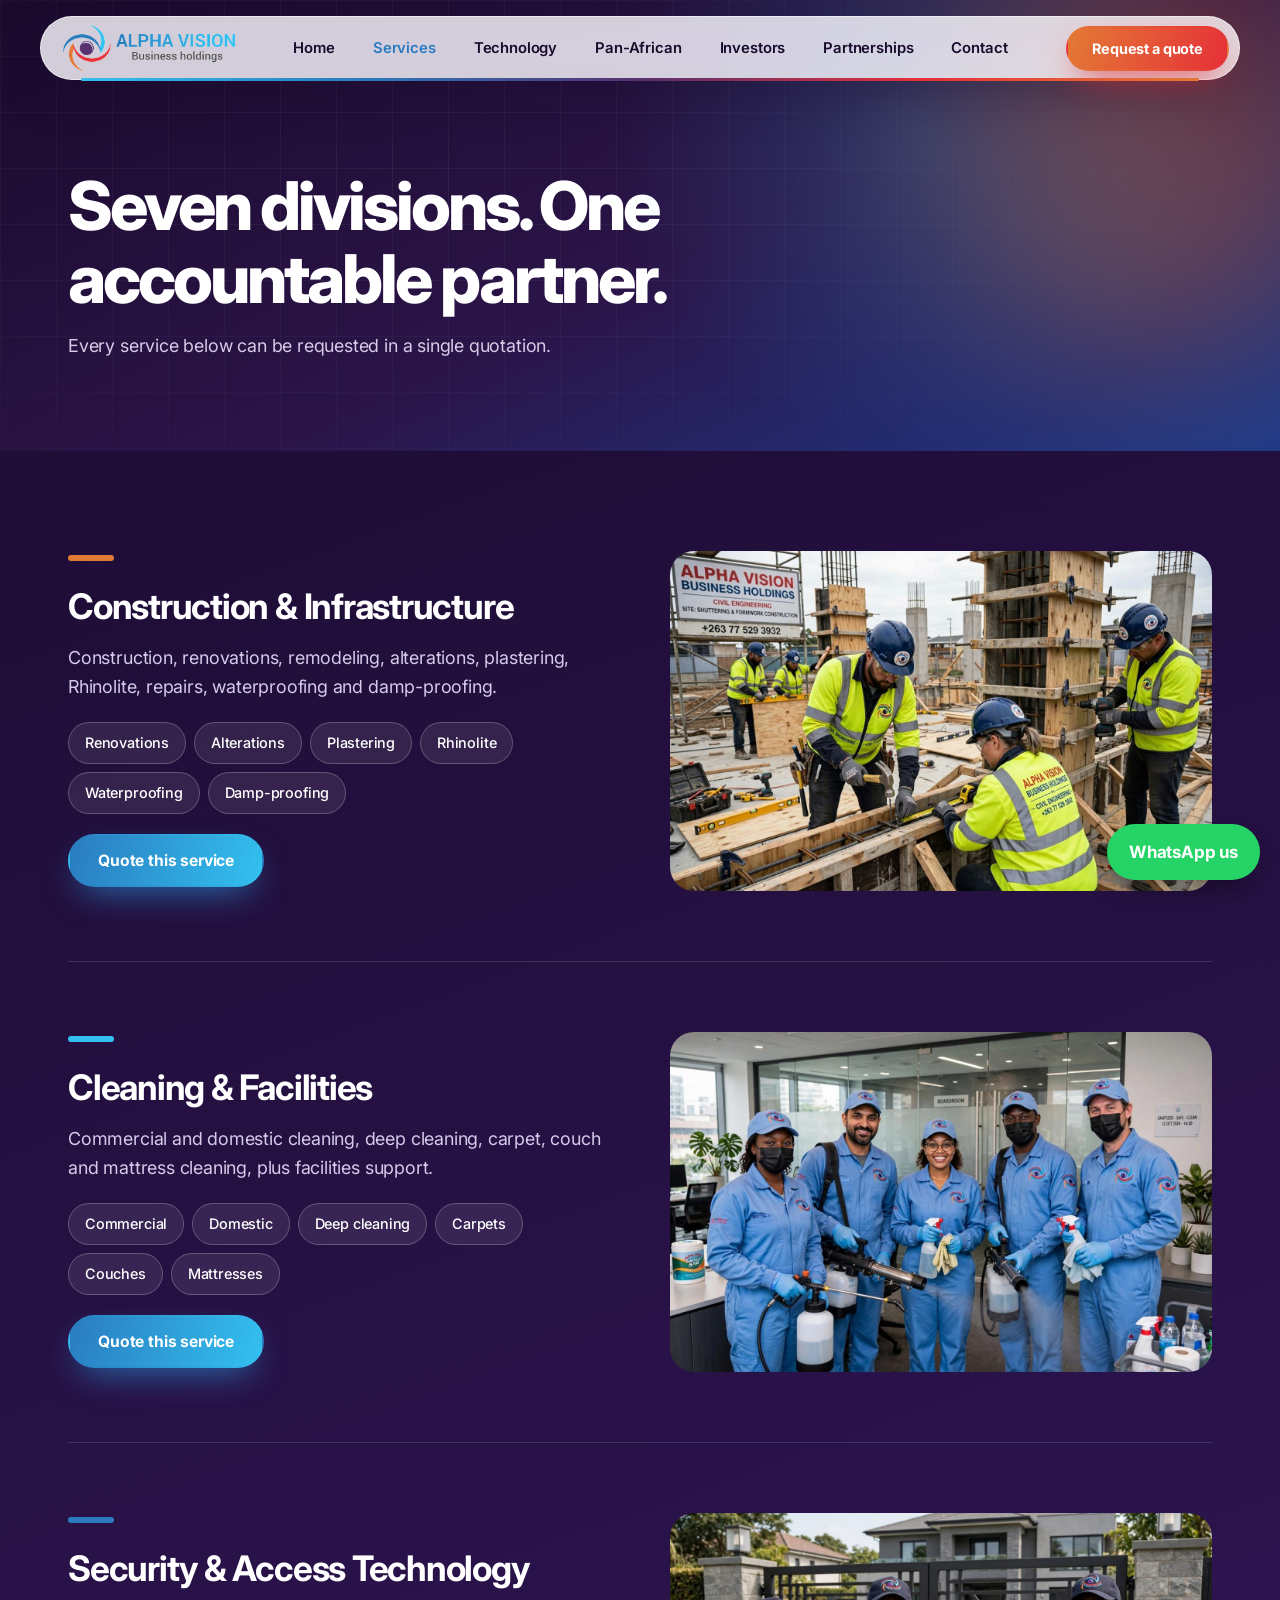
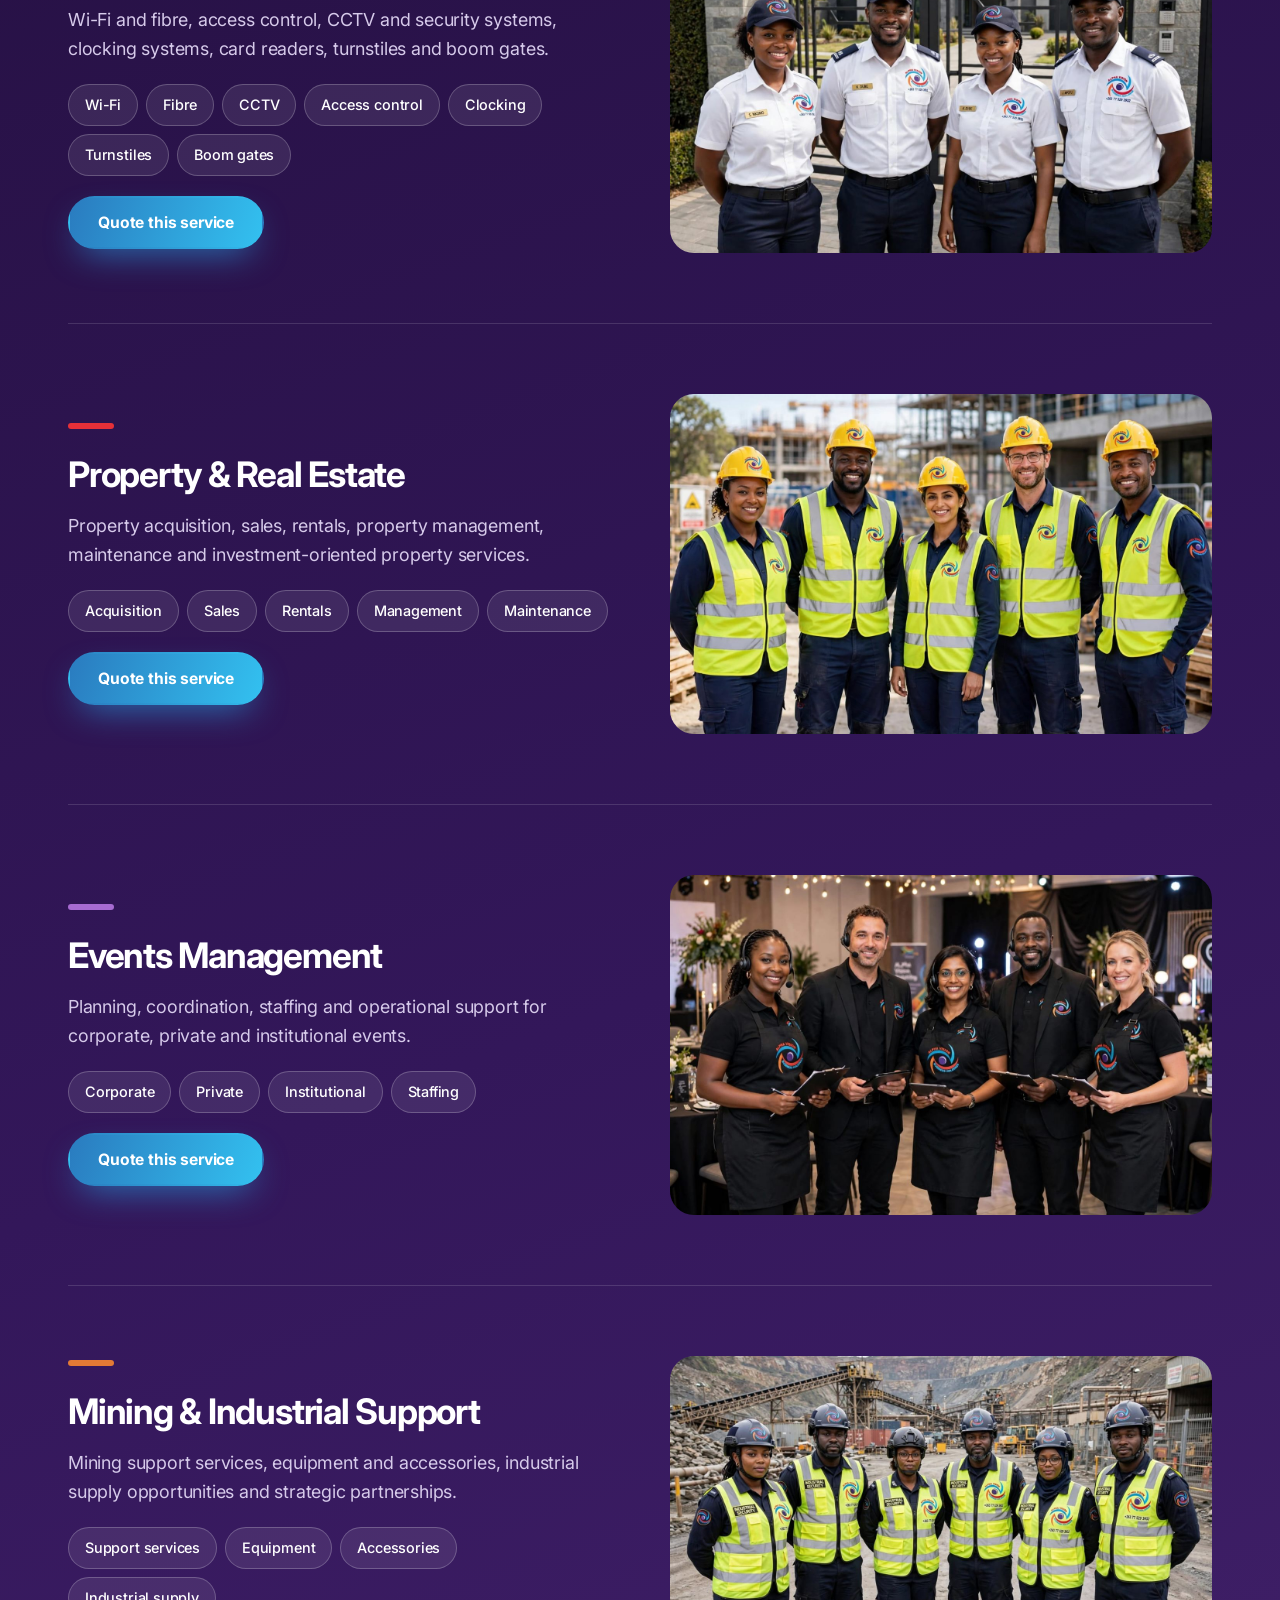
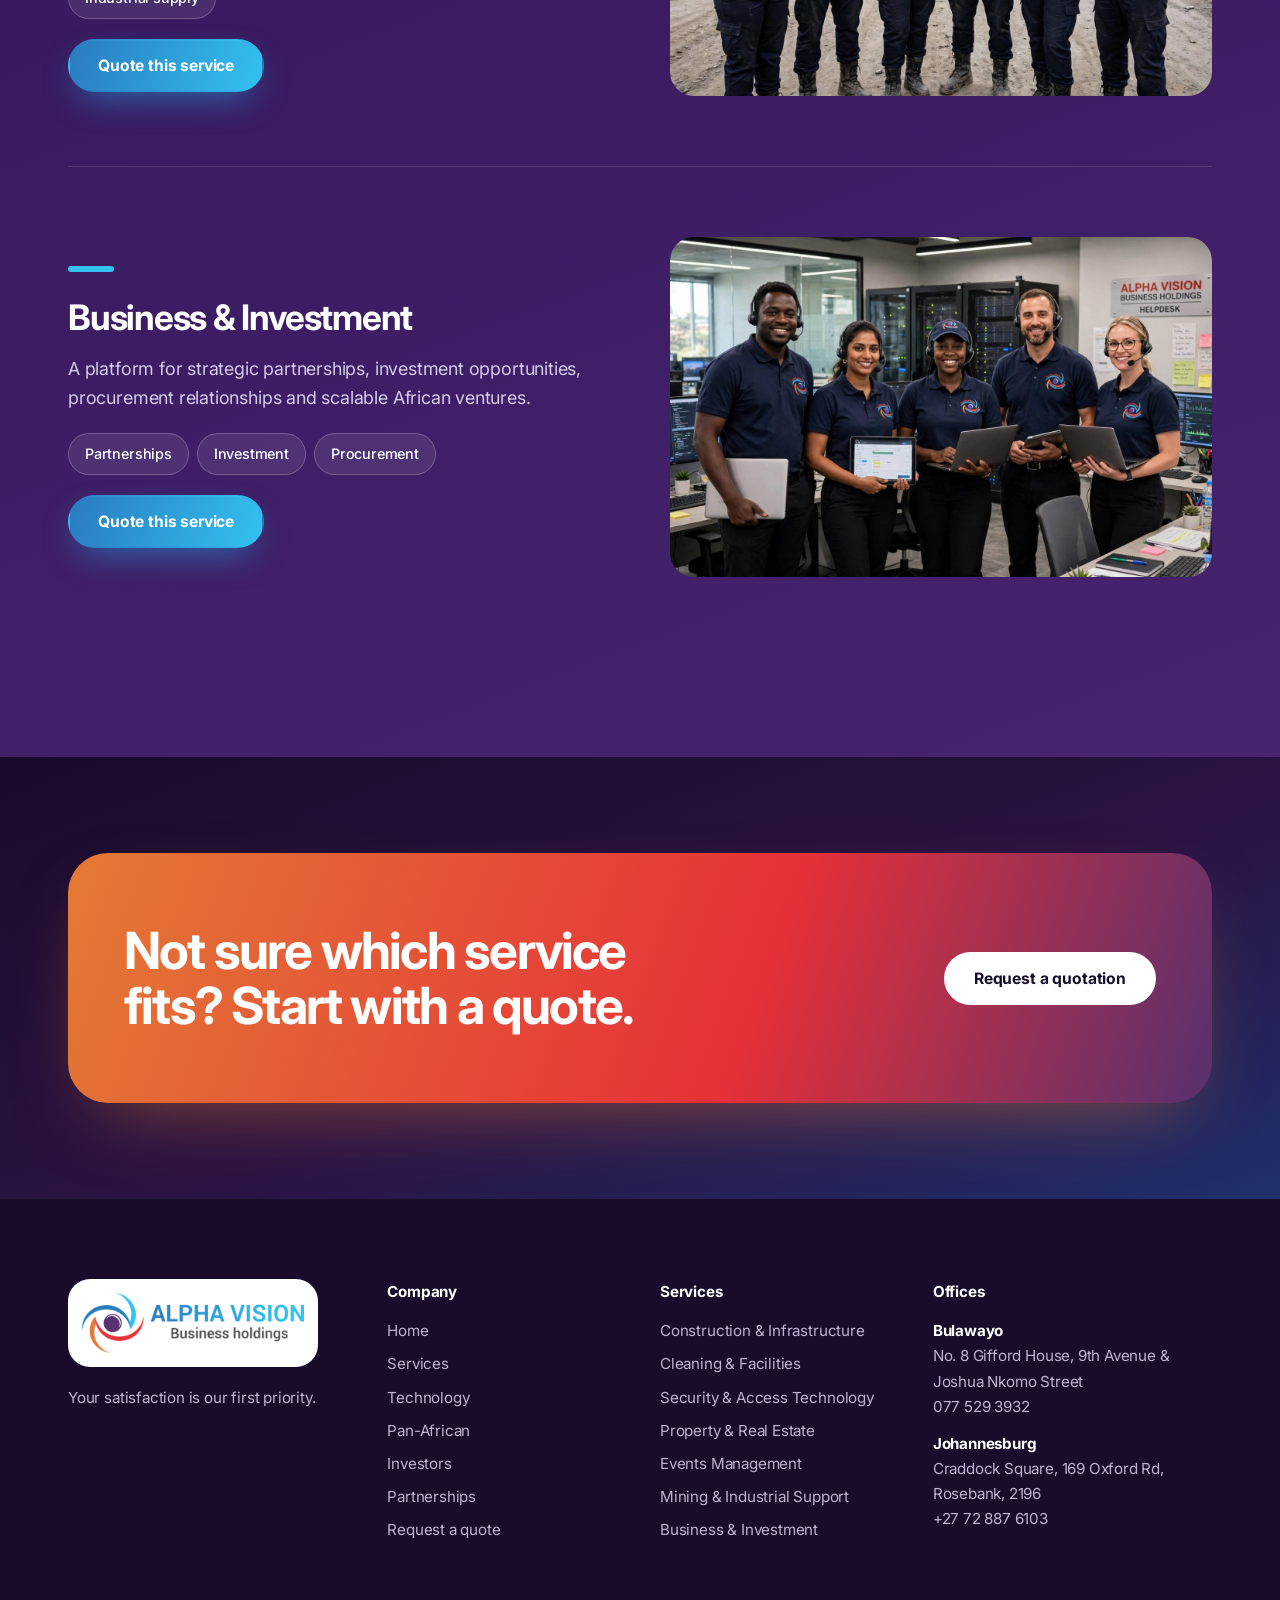
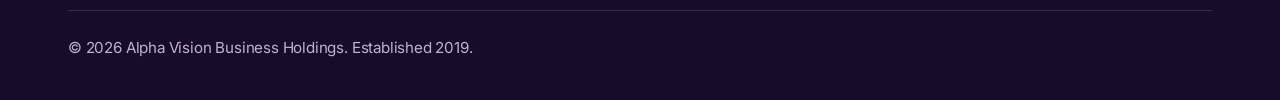
<file: services.html>
<!DOCTYPE html><html lang="en"><head><meta charset="utf-8"><meta name="viewport" content="width=device-width, initial-scale=1">
<title>Our services | Alpha Vision Business Holdings</title><meta name="description" content="Seven business divisions under one group."><link rel="icon" href="assets/emblem.png">
<link rel="preconnect" href="https://fonts.googleapis.com"><link rel="preconnect" href="https://fonts.gstatic.com" crossorigin>
<link href="https://fonts.googleapis.com/css2?family=Inter:wght@400;500;600;700;800&display=swap" rel="stylesheet"><link rel="stylesheet" href="style.css"></head>
<body id="services"><div id="pre" aria-hidden="true"><i></i></div><div class="nav-wrap"><nav class="nav" aria-label="Main"><a class="logo" href="index.html" aria-label="Alpha Vision Business Holdings home"><img data-logo="hz" src="assets/logo-horizontal.png" alt="Alpha Vision Business Holdings"></a><ul class="menu"><li><a href="index.html">Home</a></li><li class="has-mega"><a href="services.html" aria-current="page">Services</a><div class="mega"><a class="it" href="services.html#construction"><i style="background:#e37a35"></i>Construction & Infrastructure</a><a class="it" href="services.html#cleaning"><i style="background:#33c1f0"></i>Cleaning & Facilities</a><a class="it" href="services.html#security"><i style="background:#2a7bbf"></i>Security & Access Technology</a><a class="it" href="services.html#property"><i style="background:#e63038"></i>Property & Real Estate</a><a class="it" href="services.html#events"><i style="background:#a76bd1"></i>Events Management</a><a class="it" href="services.html#mining"><i style="background:#e37a35"></i>Mining & Industrial Support</a><a class="it" href="services.html#business"><i style="background:#33c1f0"></i>Business & Investment</a><div class="promo"><b>Not sure which service you need?</b><a href="#" data-open-enquiry>Ask us a question</a></div></div></li><li><a href="technology.html">Technology</a></li><li><a href="expansion.html">Pan-African</a></li><li><a href="investors.html">Investors</a></li><li><a href="partnerships.html">Partnerships</a></li><li><a href="contact.html">Contact</a></li><span class="ind"></span></ul><a class="btn pri" href="quote.html">Request a quote</a><button id="burger" aria-label="Menu" aria-expanded="false">&#9776;</button></nav></div><header class="phero"><div class="blob"></div><div class="wrap"><h1>Seven divisions. One accountable partner.</h1><p class="lead">Every service below can be requested in a single quotation.</p></div></header><section class="light" style="padding-top:30px"><div class="wrap"><div class="row" id="construction" style="--c:#e37a35"><div class="rv"><span class="tag"></span><h2 style="font-size:2.2rem">Construction & Infrastructure</h2><p class="lead">Construction, renovations, remodeling, alterations, plastering, Rhinolite, repairs, waterproofing and damp-proofing.</p><div class="chips"><span class=chip>Renovations</span><span class=chip>Alterations</span><span class=chip>Plastering</span><span class=chip>Rhinolite</span><span class=chip>Waterproofing</span><span class=chip>Damp-proofing</span></div><a class="btn blue" href="quote.html?s=construction">Quote this service</a></div><div class="pic rv"><img src="assets/images/formwork.jpg" alt="Construction team building formwork" loading="lazy"></div></div><div class="row" id="cleaning" style="--c:#33c1f0"><div class="rv"><span class="tag"></span><h2 style="font-size:2.2rem">Cleaning & Facilities</h2><p class="lead">Commercial and domestic cleaning, deep cleaning, carpet, couch and mattress cleaning, plus facilities support.</p><div class="chips"><span class=chip>Commercial</span><span class=chip>Domestic</span><span class=chip>Deep cleaning</span><span class=chip>Carpets</span><span class=chip>Couches</span><span class=chip>Mattresses</span></div><a class="btn blue" href="quote.html?s=cleaning">Quote this service</a></div><div class="pic rv"><img src="assets/images/sanitising-team.jpg" alt="Commercial cleaning and sanitising team" loading="lazy"></div></div><div class="row" id="security" style="--c:#2a7bbf"><div class="rv"><span class="tag"></span><h2 style="font-size:2.2rem">Security & Access Technology</h2><p class="lead">Wi-Fi and fibre, access control, CCTV and security systems, clocking systems, card readers, turnstiles and boom gates.</p><div class="chips"><span class=chip>Wi-Fi</span><span class=chip>Fibre</span><span class=chip>CCTV</span><span class=chip>Access control</span><span class=chip>Clocking</span><span class=chip>Turnstiles</span><span class=chip>Boom gates</span></div><a class="btn blue" href="quote.html?s=security">Quote this service</a></div><div class="pic rv"><img src="assets/images/access-gate-team.jpg" alt="Gate and access control team" loading="lazy"></div></div><div class="row" id="property" style="--c:#e63038"><div class="rv"><span class="tag"></span><h2 style="font-size:2.2rem">Property & Real Estate</h2><p class="lead">Property acquisition, sales, rentals, property management, maintenance and investment-oriented property services.</p><div class="chips"><span class=chip>Acquisition</span><span class=chip>Sales</span><span class=chip>Rentals</span><span class=chip>Management</span><span class=chip>Maintenance</span></div><a class="btn blue" href="quote.html?s=property">Quote this service</a></div><div class="pic rv"><img src="assets/images/property.jpg" alt="Alpha Vision team on a building site" loading="lazy"></div></div><div class="row" id="events" style="--c:#a76bd1"><div class="rv"><span class="tag"></span><h2 style="font-size:2.2rem">Events Management</h2><p class="lead">Planning, coordination, staffing and operational support for corporate, private and institutional events.</p><div class="chips"><span class=chip>Corporate</span><span class=chip>Private</span><span class=chip>Institutional</span><span class=chip>Staffing</span></div><a class="btn blue" href="quote.html?s=events">Quote this service</a></div><div class="pic rv"><img src="assets/images/events-team.jpg" alt="Event coordination team" loading="lazy"></div></div><div class="row" id="mining" style="--c:#e37a35"><div class="rv"><span class="tag"></span><h2 style="font-size:2.2rem">Mining & Industrial Support</h2><p class="lead">Mining support services, equipment and accessories, industrial supply opportunities and strategic partnerships.</p><div class="chips"><span class=chip>Support services</span><span class=chip>Equipment</span><span class=chip>Accessories</span><span class=chip>Industrial supply</span></div><a class="btn blue" href="quote.html?s=mining">Quote this service</a></div><div class="pic rv"><img src="assets/images/mining-site.jpg" alt="Industrial site team" loading="lazy"></div></div><div class="row" id="business" style="--c:#33c1f0"><div class="rv"><span class="tag"></span><h2 style="font-size:2.2rem">Business & Investment</h2><p class="lead">A platform for strategic partnerships, investment opportunities, procurement relationships and scalable African ventures.</p><div class="chips"><span class=chip>Partnerships</span><span class=chip>Investment</span><span class=chip>Procurement</span></div><a class="btn blue" href="quote.html?s=business">Quote this service</a></div><div class="pic rv"><img src="assets/images/business.jpg" alt="Alpha Vision helpdesk and business support team" loading="lazy"></div></div></div></section><section class="dark cta-sec"><div class="wrap"><div class="band rv"><h2>Not sure which service fits? Start with a quote.</h2><a class="btn white" href="quote.html">Request a quotation</a></div></div></section><footer><div class="wrap"><div><div class="lg"><img data-logo="hz" src="assets/logo-horizontal.png" alt="Alpha Vision Business Holdings logo"></div><p>Your satisfaction is our first priority.</p></div>
<div><h4>Company</h4><a href="index.html">Home</a><a href="services.html">Services</a><a href="technology.html">Technology</a><a href="expansion.html">Pan-African</a><a href="investors.html">Investors</a><a href="partnerships.html">Partnerships</a><a href="quote.html">Request a quote</a></div>
<div><h4>Services</h4><a href="services.html#construction">Construction & Infrastructure</a><a href="services.html#cleaning">Cleaning & Facilities</a><a href="services.html#security">Security & Access Technology</a><a href="services.html#property">Property & Real Estate</a><a href="services.html#events">Events Management</a><a href="services.html#mining">Mining & Industrial Support</a><a href="services.html#business">Business & Investment</a></div>
<div><h4>Offices</h4><p><b style="color:#fff">Bulawayo</b><br>No. 8 Gifford House, 9th Avenue &amp; Joshua Nkomo Street<br><a href="tel:+263775293932">077 529 3932</a></p><p style="margin-top:12px"><b style="color:#fff">Johannesburg</b><br>Craddock Square, 169 Oxford Rd, Rosebank, 2196<br><a href="tel:+27728876103">+27 72 887 6103</a></p></div>
<div class="copy">&copy; <span id="yr"></span> Alpha Vision Business Holdings. Established 2019.</div></div></footer>
<a id="wa" href="https://wa.me/263775293932" target="_blank" rel="noopener">WhatsApp us</a><script src="app.js"></script></body></html>
</file>
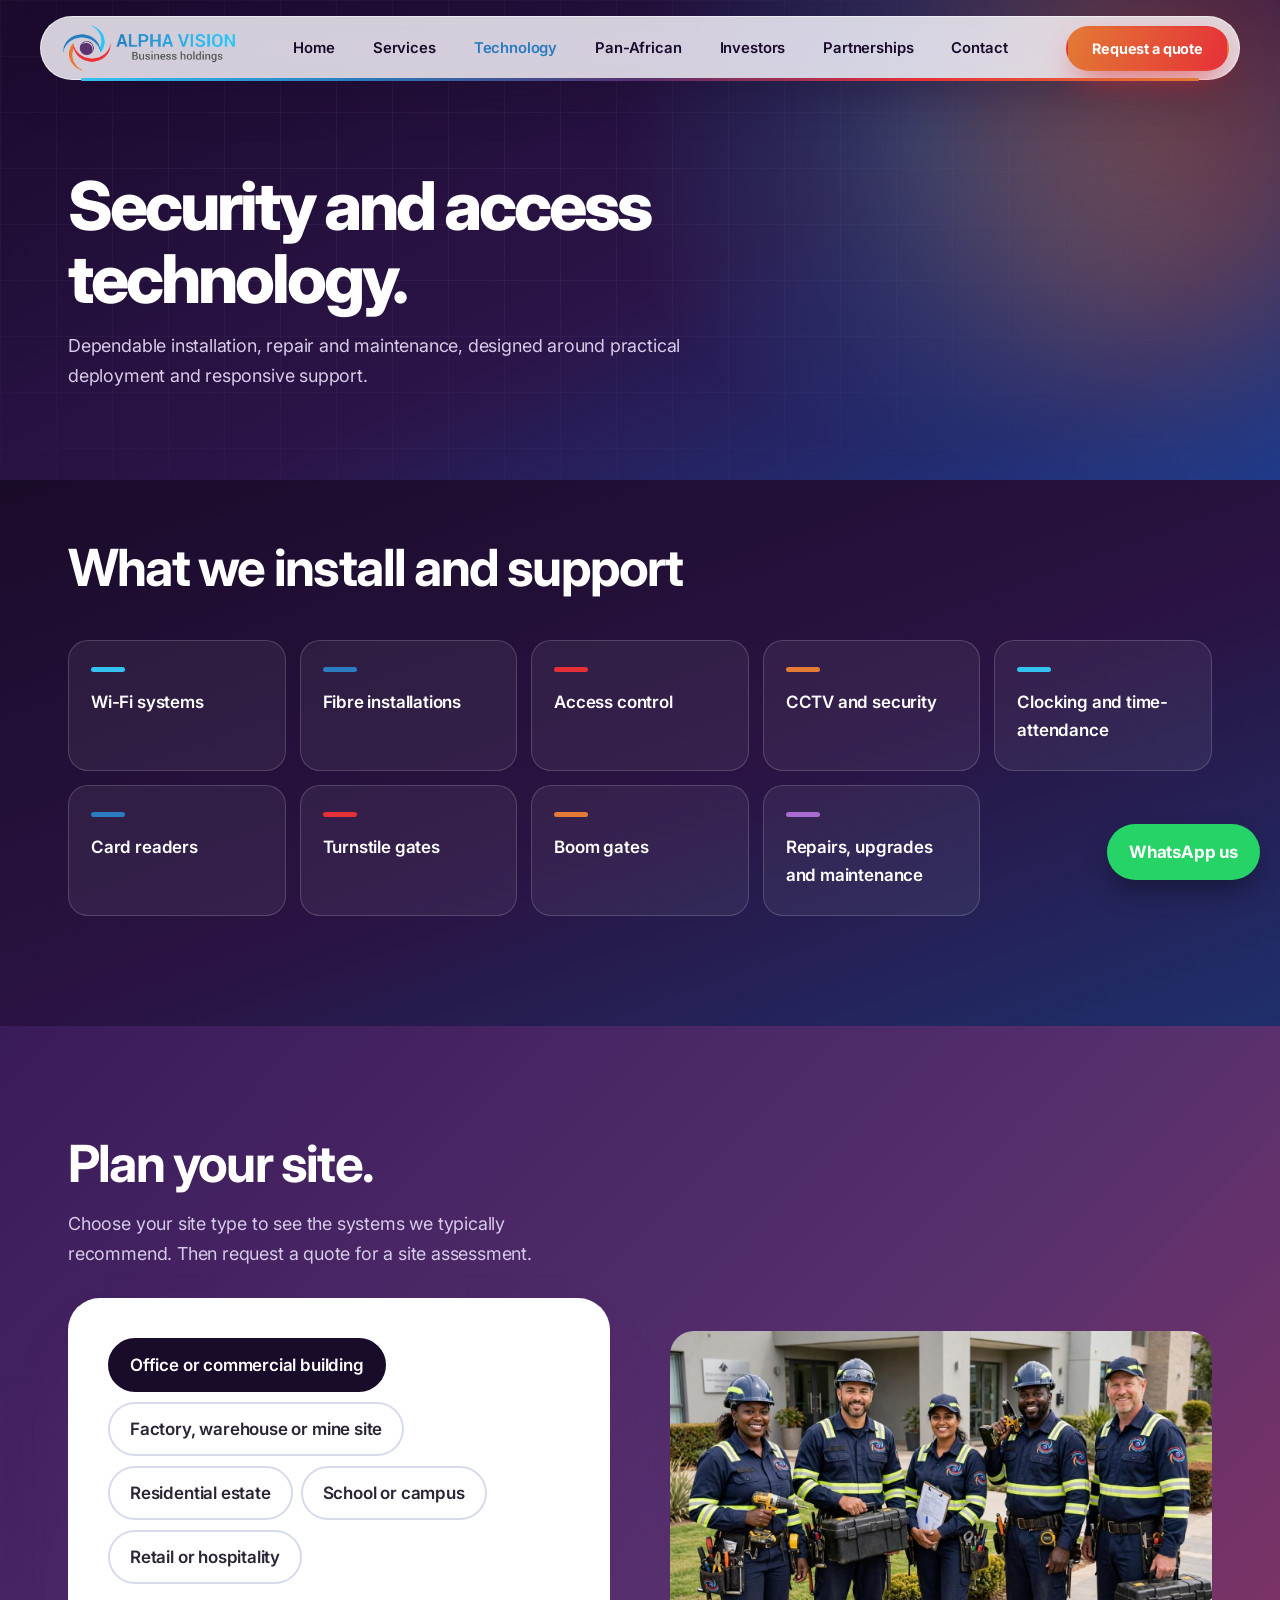
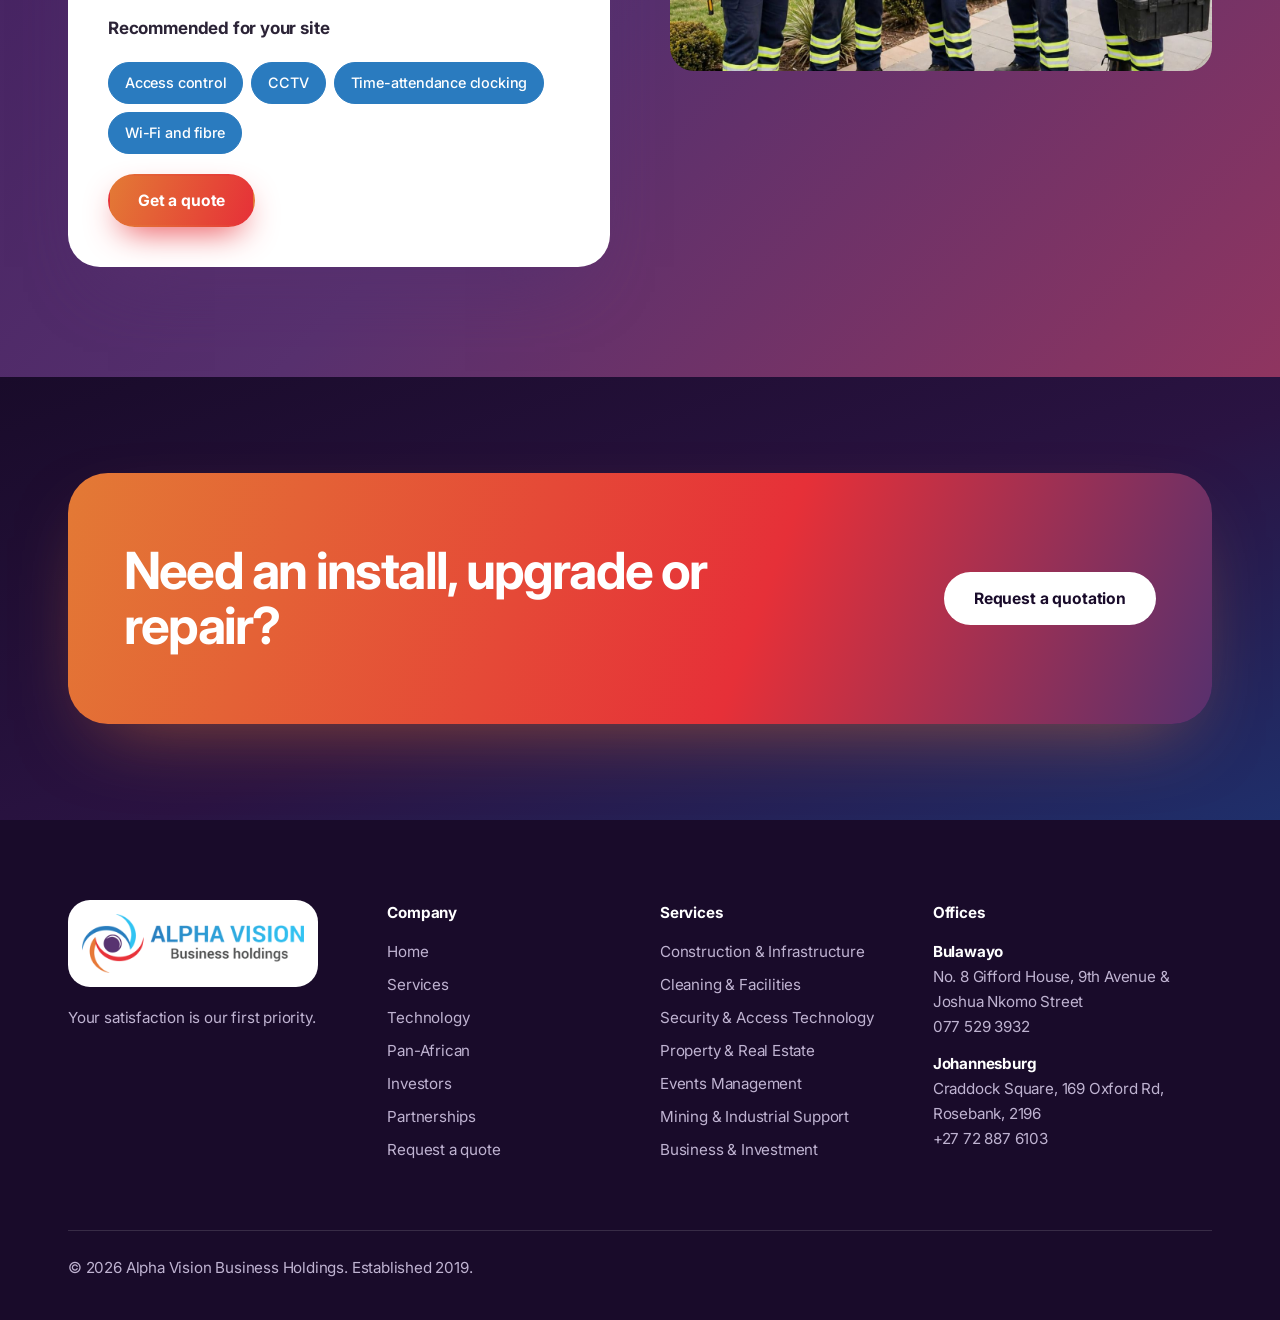
<file: technology.html>
<!DOCTYPE html><html lang="en"><head><meta charset="utf-8"><meta name="viewport" content="width=device-width, initial-scale=1">
<title>Security & access technology | Alpha Vision Business Holdings</title><meta name="description" content="Wi-Fi, fibre, CCTV, access control, clocking systems, card readers, turnstiles and boom gates."><link rel="icon" href="assets/emblem.png">
<link rel="preconnect" href="https://fonts.googleapis.com"><link rel="preconnect" href="https://fonts.gstatic.com" crossorigin>
<link href="https://fonts.googleapis.com/css2?family=Inter:wght@400;500;600;700;800&display=swap" rel="stylesheet"><link rel="stylesheet" href="style.css"></head>
<body id="technology"><div id="pre" aria-hidden="true"><i></i></div><div class="nav-wrap"><nav class="nav" aria-label="Main"><a class="logo" href="index.html" aria-label="Alpha Vision Business Holdings home"><img data-logo="hz" src="assets/logo-horizontal.png" alt="Alpha Vision Business Holdings"></a><ul class="menu"><li><a href="index.html">Home</a></li><li class="has-mega"><a href="services.html">Services</a><div class="mega"><a class="it" href="services.html#construction"><i style="background:#e37a35"></i>Construction & Infrastructure</a><a class="it" href="services.html#cleaning"><i style="background:#33c1f0"></i>Cleaning & Facilities</a><a class="it" href="services.html#security"><i style="background:#2a7bbf"></i>Security & Access Technology</a><a class="it" href="services.html#property"><i style="background:#e63038"></i>Property & Real Estate</a><a class="it" href="services.html#events"><i style="background:#a76bd1"></i>Events Management</a><a class="it" href="services.html#mining"><i style="background:#e37a35"></i>Mining & Industrial Support</a><a class="it" href="services.html#business"><i style="background:#33c1f0"></i>Business & Investment</a><div class="promo"><b>Not sure which service you need?</b><a href="#" data-open-enquiry>Ask us a question</a></div></div></li><li><a href="technology.html" aria-current="page">Technology</a></li><li><a href="expansion.html">Pan-African</a></li><li><a href="investors.html">Investors</a></li><li><a href="partnerships.html">Partnerships</a></li><li><a href="contact.html">Contact</a></li><span class="ind"></span></ul><a class="btn pri" href="quote.html">Request a quote</a><button id="burger" aria-label="Menu" aria-expanded="false">&#9776;</button></nav></div><header class="phero"><div class="blob"></div><div class="wrap"><h1>Security and access technology.</h1><p class="lead">Dependable installation, repair and maintenance, designed around practical deployment and responsive support.</p></div></header><section class="dark" style="padding-top:60px"><div class="wrap"><h2>What we install and support</h2><div class="tiles"><div><i style="background:#33c1f0"></i>Wi-Fi systems</div><div><i style="background:#2a7bbf"></i>Fibre installations</div><div><i style="background:#e63038"></i>Access control</div><div><i style="background:#e37a35"></i>CCTV and security</div><div><i style="background:#33c1f0"></i>Clocking and time-attendance</div><div><i style="background:#2a7bbf"></i>Card readers</div><div><i style="background:#e63038"></i>Turnstile gates</div><div><i style="background:#e37a35"></i>Boom gates</div><div><i style="background:#a76bd1"></i>Repairs, upgrades and maintenance</div></div></div></section>
<section class="g2"><div class="wrap split"><div><h2>Plan your site.</h2><p class="lead">Choose your site type to see the systems we typically recommend. Then request a quote for a site assessment.</p><div class="planner" id="planner" style="margin-top:30px"><div style="margin-top:20px"><b>Recommended for your site</b><div class="chips" id="plout"></div><a class="btn pri" id="plq" href="quote.html?s=security">Get a quote</a></div></div></div><div class="pic rv"><img src="assets/images/technicians.jpg" alt="Alpha Vision installation and maintenance team" loading="lazy"></div></div></section><section class="dark cta-sec"><div class="wrap"><div class="band rv"><h2>Need an install, upgrade or repair?</h2><a class="btn white" href="quote.html">Request a quotation</a></div></div></section><footer><div class="wrap"><div><div class="lg"><img data-logo="hz" src="assets/logo-horizontal.png" alt="Alpha Vision Business Holdings logo"></div><p>Your satisfaction is our first priority.</p></div>
<div><h4>Company</h4><a href="index.html">Home</a><a href="services.html">Services</a><a href="technology.html">Technology</a><a href="expansion.html">Pan-African</a><a href="investors.html">Investors</a><a href="partnerships.html">Partnerships</a><a href="quote.html">Request a quote</a></div>
<div><h4>Services</h4><a href="services.html#construction">Construction & Infrastructure</a><a href="services.html#cleaning">Cleaning & Facilities</a><a href="services.html#security">Security & Access Technology</a><a href="services.html#property">Property & Real Estate</a><a href="services.html#events">Events Management</a><a href="services.html#mining">Mining & Industrial Support</a><a href="services.html#business">Business & Investment</a></div>
<div><h4>Offices</h4><p><b style="color:#fff">Bulawayo</b><br>No. 8 Gifford House, 9th Avenue &amp; Joshua Nkomo Street<br><a href="tel:+263775293932">077 529 3932</a></p><p style="margin-top:12px"><b style="color:#fff">Johannesburg</b><br>Craddock Square, 169 Oxford Rd, Rosebank, 2196<br><a href="tel:+27728876103">+27 72 887 6103</a></p></div>
<div class="copy">&copy; <span id="yr"></span> Alpha Vision Business Holdings. Established 2019.</div></div></footer>
<a id="wa" href="https://wa.me/263775293932" target="_blank" rel="noopener">WhatsApp us</a><script src="app.js"></script></body></html>
</file>
<file: style.css>
:root{--ink:#190b2a;--deep:#2a1342;--plum:#57306e;--blue:#2a7bbf;--sky:#33c1f0;--orange:#e37a35;--red:#e63038;--violet:#a76bd1;--bg:#f2f4fa;--text:#2b2336;--muted:#675f75;--r:24px}
*{box-sizing:border-box;margin:0}
html{scroll-behavior:smooth;scroll-padding-top:110px}
body{font-family:var(--font);color:var(--text);background:var(--bg);line-height:1.65;font-size:17px;-webkit-font-smoothing:antialiased}
h1,h2,h3{font-weight:800;line-height:1.08;letter-spacing:-.025em;color:var(--ink)}
a{color:inherit}img{max-width:100%;display:block}
:focus-visible{outline:3px solid var(--sky);outline-offset:3px;border-radius:8px}
.wrap{max-width:1200px;margin:0 auto;padding:0 28px}
section{padding:110px 0}
h2{font-size:clamp(2rem,4.2vw,3.2rem);margin-bottom:18px}
.lead{color:var(--muted);font-size:1.12rem;max-width:62ch}
.dark{background:linear-gradient(160deg,var(--ink),var(--deep) 55%,#1f2f6b);color:#e9e2f2}
.dark h2,.dark h3{color:#fff}.dark .lead{color:#c9bddb}
.btn{display:inline-flex;align-items:center;gap:10px;padding:15px 28px;border-radius:999px;font:700 .98rem var(--font);text-decoration:none;border:2px solid transparent;cursor:pointer;transition:transform .25s,box-shadow .25s}
.btn:hover{transform:translateY(-3px)}
.btn.pri{background:linear-gradient(110deg,var(--orange),var(--red));color:#fff;box-shadow:0 14px 34px -12px var(--red)}
.btn.blue{background:linear-gradient(110deg,var(--blue),var(--sky));color:#fff;box-shadow:0 14px 34px -12px var(--blue)}
.btn.ghost{border-color:currentColor;background:transparent}
.btn.white{background:#fff;color:var(--ink)}
#bar{position:fixed;top:0;left:0;height:4px;width:0;z-index:90;background:linear-gradient(90deg,var(--sky),var(--blue),var(--orange),var(--red))}
/* NAV */
.nav-wrap{position:fixed;top:16px;left:0;right:0;z-index:80;padding:0 16px}
.nav{max-width:1200px;margin:0 auto;background:#fff;border-radius:999px;display:flex;align-items:center;justify-content:space-between;padding:8px 10px 8px 22px;box-shadow:0 20px 50px -18px rgba(25,11,42,.55);position:relative}
.nav::before{content:"";position:absolute;inset:auto 40px -2px 40px;height:3px;border-radius:3px;background:linear-gradient(90deg,var(--sky),var(--blue),var(--plum),var(--red),var(--orange))}
.logo img{height:46px;width:auto}
.menu{list-style:none;display:flex;gap:2px;padding:0;position:relative}
.menu>li>a,.menu>li>button{display:block;padding:10px 18px;border-radius:999px;text-decoration:none;font:600 .93rem var(--font);color:var(--ink);background:none;border:0;cursor:pointer;position:relative;z-index:1}
.menu a[aria-current]{color:var(--blue)}
.ind{position:absolute;top:0;height:100%;border-radius:999px;background:linear-gradient(110deg,#e8f6fd,#f3e9f7);opacity:0;transition:left .3s cubic-bezier(.2,.8,.2,1),width .3s,opacity .2s;pointer-events:none}
.mega{position:absolute;top:calc(100% + 22px);left:50%;transform:translate(-50%,10px);width:min(780px,92vw);background:#fff;border-radius:28px;padding:26px;box-shadow:0 40px 80px -30px rgba(25,11,42,.6);display:grid;grid-template-columns:1fr 1fr 250px;gap:6px 18px;opacity:0;visibility:hidden;transition:.25s}
.has-mega:hover .mega,.has-mega:focus-within .mega{opacity:1;visibility:visible;transform:translate(-50%,0)}
.mega::before{content:"";position:absolute;top:-24px;left:0;right:0;height:24px}
.mega a.it{display:flex;gap:12px;align-items:center;padding:11px 12px;border-radius:14px;text-decoration:none;font-weight:600;font-size:.92rem;color:var(--ink)}
.mega a.it:hover{background:var(--bg)}.mega i{width:12px;height:12px;border-radius:50%;flex:none}
.promo{grid-row:1/5;grid-column:3;border-radius:20px;padding:22px;color:#fff;background:linear-gradient(150deg,var(--plum),var(--blue));display:flex;flex-direction:column;justify-content:flex-end;gap:10px}
.promo b{font-size:1.2rem;line-height:1.2}.promo a{color:#fff;font-weight:700}
.nav .btn{padding:12px 24px;font-size:.9rem}
#burger{display:none;background:var(--ink);color:#fff;border:0;border-radius:50%;width:46px;height:46px;font-size:1.3rem;cursor:pointer}
/* HERO */
.hero{position:relative;overflow:hidden;padding:190px 0 120px;color:#fff;background:linear-gradient(155deg,#1a0a2c,#2b1448 50%,#16286a)}
.hero::before{content:"";position:absolute;inset:0;background-image:radial-gradient(#ffffff22 1.2px,transparent 1.2px);background-size:34px 34px;mask-image:linear-gradient(#000,transparent 85%)}
.blob{position:absolute;border-radius:50%;filter:blur(90px);opacity:.55;animation:fl 18s ease-in-out infinite alternate}
@keyframes fl{to{transform:translate(60px,-40px) scale(1.15)}}
.hero .wrap{position:relative;display:grid;grid-template-columns:1.25fr .75fr;gap:30px;align-items:center}
.hero h1{color:#fff;font-size:clamp(2.7rem,6.4vw,5.4rem);margin-bottom:26px}
.hero h1 em{font-style:normal;background:linear-gradient(100deg,var(--sky),var(--orange));-webkit-background-clip:text;background-clip:text;color:transparent;display:block}
.hero .lead{color:#d8cbe8}
.cta{display:flex;gap:14px;flex-wrap:wrap;margin-top:34px}
.emb{width:100%;max-width:440px;justify-self:center;filter:drop-shadow(0 30px 60px rgba(51,193,240,.35));animation:sp 60s linear infinite}
@keyframes sp{to{transform:rotate(360deg)}}
.phero{padding:170px 0 90px;position:relative;overflow:hidden;color:#fff;background:linear-gradient(155deg,#1a0a2c,#2b1448 55%,#1d3a8a)}
.phero h1{color:#fff;font-size:clamp(2.4rem,5.4vw,4.2rem);max-width:20ch;margin-bottom:16px;position:relative}
.phero .lead{color:#d8cbe8;position:relative}
.phero .blob{right:-80px;top:-60px;width:420px;height:420px;background:var(--orange);opacity:.35}
.marq{background:linear-gradient(90deg,var(--blue),var(--plum),var(--red),var(--orange));color:#fff;overflow:hidden;white-space:nowrap;padding:18px 0;font-weight:700}
.marq div{display:inline-block;animation:mq 40s linear infinite}.marq span{margin:0 26px}.marq span::after{content:"\25C6";margin-left:52px;opacity:.6}
@keyframes mq{to{transform:translateX(-50%)}}
/* cards */
.grid{display:grid;grid-template-columns:repeat(auto-fit,minmax(255px,1fr));gap:20px;margin-top:50px}
.card{--c:var(--blue);position:relative;background:#fff;border-radius:var(--r);padding:32px 28px;overflow:hidden;border:1px solid #e3e6f0;transition:transform .3s,box-shadow .3s;text-decoration:none;display:block}
.card::before{content:"";position:absolute;left:0;right:0;top:0;height:6px;background:var(--c)}
.card::after{content:"";position:absolute;inset:0;background:radial-gradient(260px circle at var(--mx,50%) var(--my,0),color-mix(in srgb,var(--c) 18%,transparent),transparent 70%);opacity:0;transition:.3s}
.card:hover{transform:translateY(-6px);box-shadow:0 30px 50px -28px var(--c)}.card:hover::after{opacity:1}
.card>*{position:relative;z-index:1}
.card h3{font-size:1.28rem;margin-bottom:10px}.card p{color:var(--muted);font-size:.96rem}
.card .go{display:inline-block;margin-top:18px;font-weight:700;color:var(--c)}
.card.fill{background:linear-gradient(150deg,var(--plum),var(--blue));color:#fff;border:0}.card.fill h3,.card.fill p{color:#fff}.card.fill::before{display:none}
.split{display:grid;grid-template-columns:1fr 1fr;gap:60px;align-items:center}
.ph{display:grid;place-items:center;text-align:center;min-height:340px;border-radius:var(--r);color:var(--muted);font-size:.9rem;padding:20px;background:repeating-linear-gradient(135deg,#e6eaf5 0 14px,#dde2f0 14px 15px);border:2px dashed #b9c0d8}
.ph b{display:block;color:var(--ink);font-size:1rem}
.dark .ph{background:#ffffff10;border-color:#ffffff40;color:#c9bddb}.dark .ph b{color:#fff}
.chips{display:flex;flex-wrap:wrap;gap:8px;margin:20px 0}
.chip{padding:8px 16px;border-radius:999px;font-size:.9rem;font-weight:500;background:#fff;border:1px solid #d6dbec}
.dark .chip{background:#ffffff14;border-color:#ffffff30;color:#fff}
.chip.live{background:var(--blue);color:#fff;border-color:var(--blue)}
.pillars{display:grid;grid-template-columns:repeat(auto-fit,minmax(230px,1fr));gap:30px;margin-top:50px}
.pillars h3{font-size:1.2rem;padding-top:16px;margin-bottom:8px;border-top:4px solid var(--c,var(--sky))}
.pillars div:nth-child(2){--c:var(--orange)}.pillars div:nth-child(3){--c:var(--red)}.pillars div:nth-child(4){--c:var(--violet)}
.pillars p{color:#c9bddb;font-size:.96rem}
.band{background:linear-gradient(110deg,var(--orange),var(--red) 60%,var(--plum));color:#fff;border-radius:40px;padding:70px 56px;display:flex;justify-content:space-between;align-items:center;gap:30px;flex-wrap:wrap}
.band h2{color:#fff;margin:0;max-width:18ch}
/* services rows */
.row{display:grid;grid-template-columns:1fr 1fr;gap:60px;align-items:center;padding:70px 0;border-bottom:1px solid #d9deee}
.row:nth-child(even) .ph{order:-1}.row:last-child{border:0}
.tag{display:inline-block;width:46px;height:6px;border-radius:6px;background:var(--c);margin-bottom:18px}
/* tech tiles */
.tiles{display:grid;grid-template-columns:repeat(auto-fit,minmax(200px,1fr));gap:14px;margin-top:44px}
.tiles div{padding:26px 22px;border-radius:20px;background:#ffffff0f;border:1px solid #ffffff2a;color:#fff;font-weight:600;transition:.25s}
.tiles div:hover{background:#ffffff1f;transform:translateY(-5px)}.tiles i{display:block;width:34px;height:5px;border-radius:5px;margin-bottom:16px}
.planner{background:#fff;border-radius:32px;padding:40px;box-shadow:0 40px 70px -40px var(--plum);margin-top:40px}
.opt{display:inline-block}.opt input{position:absolute;opacity:0}
.opt span{display:inline-block;padding:11px 20px;margin:0 8px 10px 0;border:2px solid #d6dbec;border-radius:999px;cursor:pointer;font-weight:600;transition:.15s;background:#fff}
.opt input:checked+span{background:var(--ink);color:#fff;border-color:var(--ink)}
.opt input:focus-visible+span{outline:3px solid var(--sky)}
.opts{display:grid;grid-template-columns:repeat(auto-fit,minmax(210px,1fr));gap:10px;margin:18px 0}.opts .opt span{display:block;margin:0;border-radius:16px;padding:15px 18px}
/* forms */
form,.fbox{background:#fff;border-radius:30px;padding:36px;box-shadow:0 40px 70px -40px var(--plum);border:1px solid #e3e6f0}
.steps{display:flex;gap:8px;margin-bottom:26px}.steps i{flex:1;height:6px;border-radius:6px;background:#e1e5f0;transition:.3s}.steps i.on{background:linear-gradient(90deg,var(--blue),var(--sky))}
.step{display:none}.step.on{display:block;animation:in .35s}@keyframes in{from{opacity:0;transform:translateY(10px)}}
.step h3{font-size:1.6rem;margin-bottom:4px}
label.f{display:block;font-weight:700;font-size:.88rem;margin:16px 0 6px}
.t,select,textarea{width:100%;padding:14px 16px;border-radius:14px;border:2px solid #dde1ee;background:#fff;color:var(--text);font:inherit}
.t:focus,select:focus,textarea:focus{border-color:var(--blue);outline:0}
textarea{min-height:110px;resize:vertical}
.two{display:grid;grid-template-columns:1fr 1fr;gap:14px}
.err{color:var(--red);font-weight:600;font-size:.88rem;min-height:1.3em;margin-top:8px}
.nav2{display:flex;justify-content:space-between;gap:10px;margin-top:22px;flex-wrap:wrap}
.done{display:none}.done pre{white-space:pre-wrap;background:var(--bg);padding:18px;border-radius:16px;font:.9rem/1.55 var(--font);margin:16px 0}
.qgrid{display:grid;grid-template-columns:.8fr 1.2fr;gap:56px;align-items:start}
.office{background:#fff;border-radius:var(--r);padding:34px;border-top:6px solid var(--c)}.office h3{font-size:1.5rem;margin-bottom:10px}.office p{color:var(--muted);margin-bottom:8px}.office a{color:var(--blue);font-weight:700}
/* footer */
footer{background:var(--ink);color:#bfb3d1;padding:80px 0 40px;font-size:.95rem}
footer .wrap{display:grid;grid-template-columns:1.2fr 1fr 1fr 1.2fr;gap:40px}
footer h4{color:#fff;margin-bottom:14px}footer a{display:block;text-decoration:none;margin-bottom:8px}footer a:hover{color:#fff}
footer .lg{background:#fff;border-radius:22px;padding:14px;width:200px;margin-bottom:18px}
.copy{grid-column:1/-1;border-top:1px solid #ffffff22;padding-top:24px;margin-top:20px}
#wa{position:fixed;right:20px;bottom:20px;z-index:70;background:#25d366;color:#fff;border-radius:999px;padding:14px 22px;text-decoration:none;font-weight:700;box-shadow:0 14px 30px -8px rgba(0,0,0,.45)}
/* modal */
.modal{position:fixed;inset:0;z-index:100;display:none;place-items:center;padding:18px;background:rgba(25,11,42,.72);backdrop-filter:blur(6px)}
.modal.open{display:grid}
.mbox{display:grid;grid-template-columns:.8fr 1.2fr;max-width:880px;width:100%;max-height:92vh;overflow:auto;border-radius:32px;background:#fff;box-shadow:0 50px 100px -30px #000;animation:pop .45s cubic-bezier(.2,.9,.3,1.2);position:relative}
@keyframes pop{from{opacity:0;transform:scale(.9) translateY(30px)}}
.mside{padding:38px 30px;color:#fff;background:linear-gradient(160deg,var(--plum),var(--blue) 70%,var(--sky));display:flex;flex-direction:column;justify-content:space-between;gap:20px}
.mside h3{color:#fff;font-size:1.9rem}.mside img{width:110px}
.mmain{padding:38px 34px}.mmain h4{font-size:1rem;margin-bottom:10px}
.mchips button{font:600 .88rem var(--font);padding:9px 15px;margin:0 6px 8px 0;border-radius:999px;border:2px solid #d6dbec;background:#fff;cursor:pointer;transition:.15s}
.mchips button[aria-pressed=true]{background:var(--c,var(--blue));border-color:var(--c,var(--blue));color:#fff}
.x{position:absolute;top:14px;right:16px;width:40px;height:40px;border-radius:50%;border:0;background:#fff;font-size:1.4rem;cursor:pointer;z-index:2}
.rv{transition:opacity .7s,transform .7s}.js .rv{opacity:0;transform:translateY(22px)}.js .rv.in{opacity:1;transform:none}
@media(max-width:900px){
section{padding:76px 0}
.hero .wrap,.split,.row,.qgrid,.mbox,footer .wrap{grid-template-columns:1fr}
.emb{max-width:220px;order:-1}.row:nth-child(even) .ph{order:0}.two{grid-template-columns:1fr}.hero{padding-top:150px}.band{padding:44px 28px}
.menu,.nav>.btn{display:none}#burger{display:block}
.menu.open{display:flex;flex-direction:column;position:fixed;inset:0;background:var(--ink);padding:110px 30px;gap:6px;z-index:-1}
.menu.open a,.menu.open button{color:#fff;font-size:1.5rem;padding:12px}.mega{display:none}.ind{display:none}
.mside{display:none}.nav{padding-left:16px}
}
@media(prefers-reduced-motion:reduce){*{animation:none!important;transition:none!important}html{scroll-behavior:auto}.js .rv{opacity:1;transform:none}}

html,body{background:var(--ink)}
.light{background:var(--bg)}
.g1{background:linear-gradient(135deg,#1b2a66,#2a5fa8 65%,#2a7bbf)}
.g2{background:linear-gradient(135deg,#3a1b5a,#57306e 55%,#8f3560)}
.g1,.g2{color:#e9e2f2}
.g1 h2,.g1 h3,.g2 h2,.g2 h3{color:#fff}
.g1 .lead,.g2 .lead{color:#d6caea}
.g1 .chip,.g2 .chip{background:#ffffff16;border-color:#ffffff38;color:#fff}
.g1 .ph,.g2 .ph{background:#ffffff10;border-color:#ffffff40;color:#d6caea}.g1 .ph b,.g2 .ph b{color:#fff}
.card h3,.office h3,form h3,.planner h3,.fbox h3{color:var(--ink)}
.card.fill h3{color:#fff}
.card,.office,.planner,form,.fbox{color:var(--text)}
.chip{transition:transform .2s}.chip:hover{transform:translateY(-3px)}
.office,.planner{transition:transform .3s,box-shadow .3s}
.office:hover{transform:translateY(-6px);box-shadow:0 30px 50px -28px var(--c)}
.planner:hover{transform:translateY(-4px)}
.pillars div{background:#ffffff0f;border:1px solid #ffffff26;border-radius:22px;padding:8px 26px 26px;transition:.3s}
.pillars div:hover{transform:translateY(-6px);background:#ffffff1c;box-shadow:0 30px 50px -30px #000}
.hero{padding:170px 0 100px;background:linear-gradient(155deg,#1a0a2c,#2b1448 55%,#1d3a8a)}
.hero::before{display:none}
.hero .blob{right:-80px;top:-60px;width:420px;height:420px;background:var(--orange);opacity:.35}
.hero h1{font-size:clamp(2.4rem,5.4vw,4.6rem)}
.badge{width:min(100%,380px);aspect-ratio:1;justify-self:center;border-radius:50%;background:#fff;display:grid;place-items:center;padding:9%;box-shadow:0 0 0 14px #ffffff18,0 0 0 30px #ffffff0d,0 40px 80px -20px rgba(51,193,240,.5);animation:flt 7s ease-in-out infinite alternate;position:relative}
.badge img{width:100%}
@keyframes flt{to{transform:translateY(-14px)}}
.mside .badge{width:104px;padding:9%;animation:none;box-shadow:0 0 0 8px #ffffff22}.mside .badge img{width:100%}
.pic{position:relative;border-radius:var(--r);overflow:hidden;min-height:340px;margin:0}
.pic img{position:absolute;inset:0;width:100%;height:100%;object-fit:cover;transition:transform .7s}
.pic:hover img{transform:scale(1.06)}
.pic figcaption{position:absolute;left:0;right:0;bottom:0;padding:44px 20px 16px;color:#fff;font-weight:700;background:linear-gradient(transparent,rgba(25,11,42,.88))}
.gal{display:grid;grid-template-columns:repeat(3,1fr);gap:16px;margin-top:44px}
.gal .pic{min-height:270px;cursor:zoom-in}.gal .pic:first-child{grid-column:span 2}
.lb{position:fixed;inset:0;z-index:120;background:rgba(25,11,42,.9);display:grid;place-items:center;padding:24px;cursor:zoom-out}
.lb img{max-width:100%;max-height:92vh;border-radius:18px}
footer .lg{width:250px}
#up{position:fixed;left:20px;bottom:20px;z-index:70;width:64px;height:64px;border:0;padding:0;border-radius:50%;background:none;cursor:pointer;opacity:0;pointer-events:none;transition:opacity .3s,transform .3s;filter:drop-shadow(0 10px 18px rgba(0,0,0,.4))}
#up.show{opacity:1;pointer-events:auto}#up:hover{transform:scale(1.1)}
#up svg{position:absolute;inset:0;width:100%;height:100%}#up img{position:absolute;left:15px;top:15px;width:34px;height:34px;object-fit:contain}
@media(max-width:900px){.badge{width:230px;order:-1}.gal{grid-template-columns:1fr}.gal .pic:first-child{grid-column:auto}.hero{padding-top:140px}}
.badge,.mside .badge{padding:0}.badge img,.mside .badge img{width:80%}
.badge{overflow:hidden}
.planner .chip,.planner .chip.live{background:var(--blue);border-color:var(--blue);color:#fff}

/* ===== v2: tech refresh ===== */
:root{--font:'Inter',-apple-system,BlinkMacSystemFont,'Segoe UI',Roboto,Arial,sans-serif;--pur1:#1e0d36;--pur2:#33175a;--pur3:#46246f}
body{font-family:var(--font);letter-spacing:-.011em}
h1,h2,h3{font-weight:700;letter-spacing:-.035em}.hero h1,.phero h1{font-weight:800;letter-spacing:-.045em}
.btn,.menu>li>a{letter-spacing:-.01em}
/* dark purple on every page except Pan-African and Contact (those keep the blue) */
#home .g1,#quote .g1,#services .light{background:linear-gradient(160deg,var(--pur1),var(--pur2) 60%,var(--pur3));color:#e9e2f2}
#services .light h2,#services .light h3{color:#fff}#services .light .lead{color:#d6caea}
#services .light .chip{background:#ffffff16;border-color:#ffffff38;color:#fff}
#services .light .ph{background:#ffffff10;border-color:#ffffff40;color:#d6caea}#services .light .ph b{color:#fff}
#services .row{border-bottom-color:#ffffff22}
/* CTA block: equal space above and below, centred in the purple section */
.cta-sec{padding:96px 0}.cta-sec .wrap{display:flex;justify-content:center}.cta-sec .band{width:100%;box-shadow:0 30px 80px -34px rgba(227,122,53,.6)}
/* glass nav + progress */
.nav{background:rgba(255,255,255,.8);-webkit-backdrop-filter:saturate(180%) blur(18px);backdrop-filter:saturate(180%) blur(18px);border:1px solid rgba(255,255,255,.6)}
.nav-wrap{transition:top .3s}.nav-wrap.sc{top:8px}.nav-wrap.sc .nav{box-shadow:0 14px 40px -16px rgba(25,11,42,.6)}
#bar{height:3px}
/* tech grid + cursor-following glow on hero banners */
.hero::before,.phero::before{content:"";display:block;position:absolute;inset:0;background-image:linear-gradient(#ffffff0e 1px,transparent 1px),linear-gradient(90deg,#ffffff0e 1px,transparent 1px);background-size:56px 56px;-webkit-mask-image:radial-gradient(75% 90% at 30% 40%,#000,transparent);mask-image:radial-gradient(75% 90% at 30% 40%,#000,transparent)}
.hero::after,.phero::after{content:"";position:absolute;inset:0;pointer-events:none;background:radial-gradient(520px circle at var(--mx,72%) var(--my,30%),rgba(51,193,240,.2),transparent 60%)}
.phero .wrap{position:relative}
.btn:active{transform:scale(.97)}
.card{border-radius:22px}
/* logo-emblem cursor */
html{cursor:url([data-uri]) 16 16,auto}
a,button,label,select,summary,[role=button],[data-zoom],.card,.opt span,#up,#wa,.gal .pic,.lb,.mchips button,.x,#burger{cursor:url([data-uri]) 22 22,pointer}
input,textarea{cursor:text}

/* ===== v3 ===== */
#pre{position:fixed;inset:0;z-index:200;display:grid;place-items:center;background:linear-gradient(155deg,#1a0a2c,#2b1448 55%,#1d3a8a);transition:opacity .3s,visibility .3s;animation:preOut .4s 2.5s forwards}
#pre i{width:84px;height:84px;background:url([data-uri]) center/contain no-repeat;animation:sp .9s linear infinite;filter:drop-shadow(0 0 22px rgba(51,193,240,.55))}
#pre.done{opacity:0;visibility:hidden}
@keyframes preOut{to{opacity:0;visibility:hidden}}
.logo-panel{display:grid;place-items:center;min-height:340px;border-radius:var(--r);background:linear-gradient(150deg,#ffffff18,#ffffff06);border:1px solid #ffffff30}
.logo-panel .badge{width:min(62%,250px)}
.pic.ceo{min-height:480px}.pic.ceo img{object-position:center 18%}

/* ===== v3.1: mobile menu fix (backdrop-filter was trapping the fixed menu inside the nav pill) ===== */
@media(max-width:900px){
.nav{-webkit-backdrop-filter:none;backdrop-filter:none;background:#fff}
.menu.open{background:linear-gradient(160deg,#1a0a2c,#2b1448 55%,#1d3a8a);overflow-y:auto}
.menu.open>li>a{font-size:1.6rem;padding:14px 12px}
html:has(.menu.open){overflow:hidden}
}

/* ===== v4: investors + partnerships ===== */
#investors .g1,#partnerships .g1{background:linear-gradient(160deg,var(--pur1),var(--pur2) 60%,var(--pur3));color:#e9e2f2}
.disc{font-size:.82rem;color:#cfc3e3;max-width:900px;line-height:1.7;border-top:1px solid #ffffff26;padding-top:22px;margin-top:48px}
@media(min-width:901px) and (max-width:1200px){.menu>li>a{padding-left:9px;padding-right:9px;font-size:.86rem}.nav>.btn{padding:.6em 1em;font-size:.84rem}}
</file>
